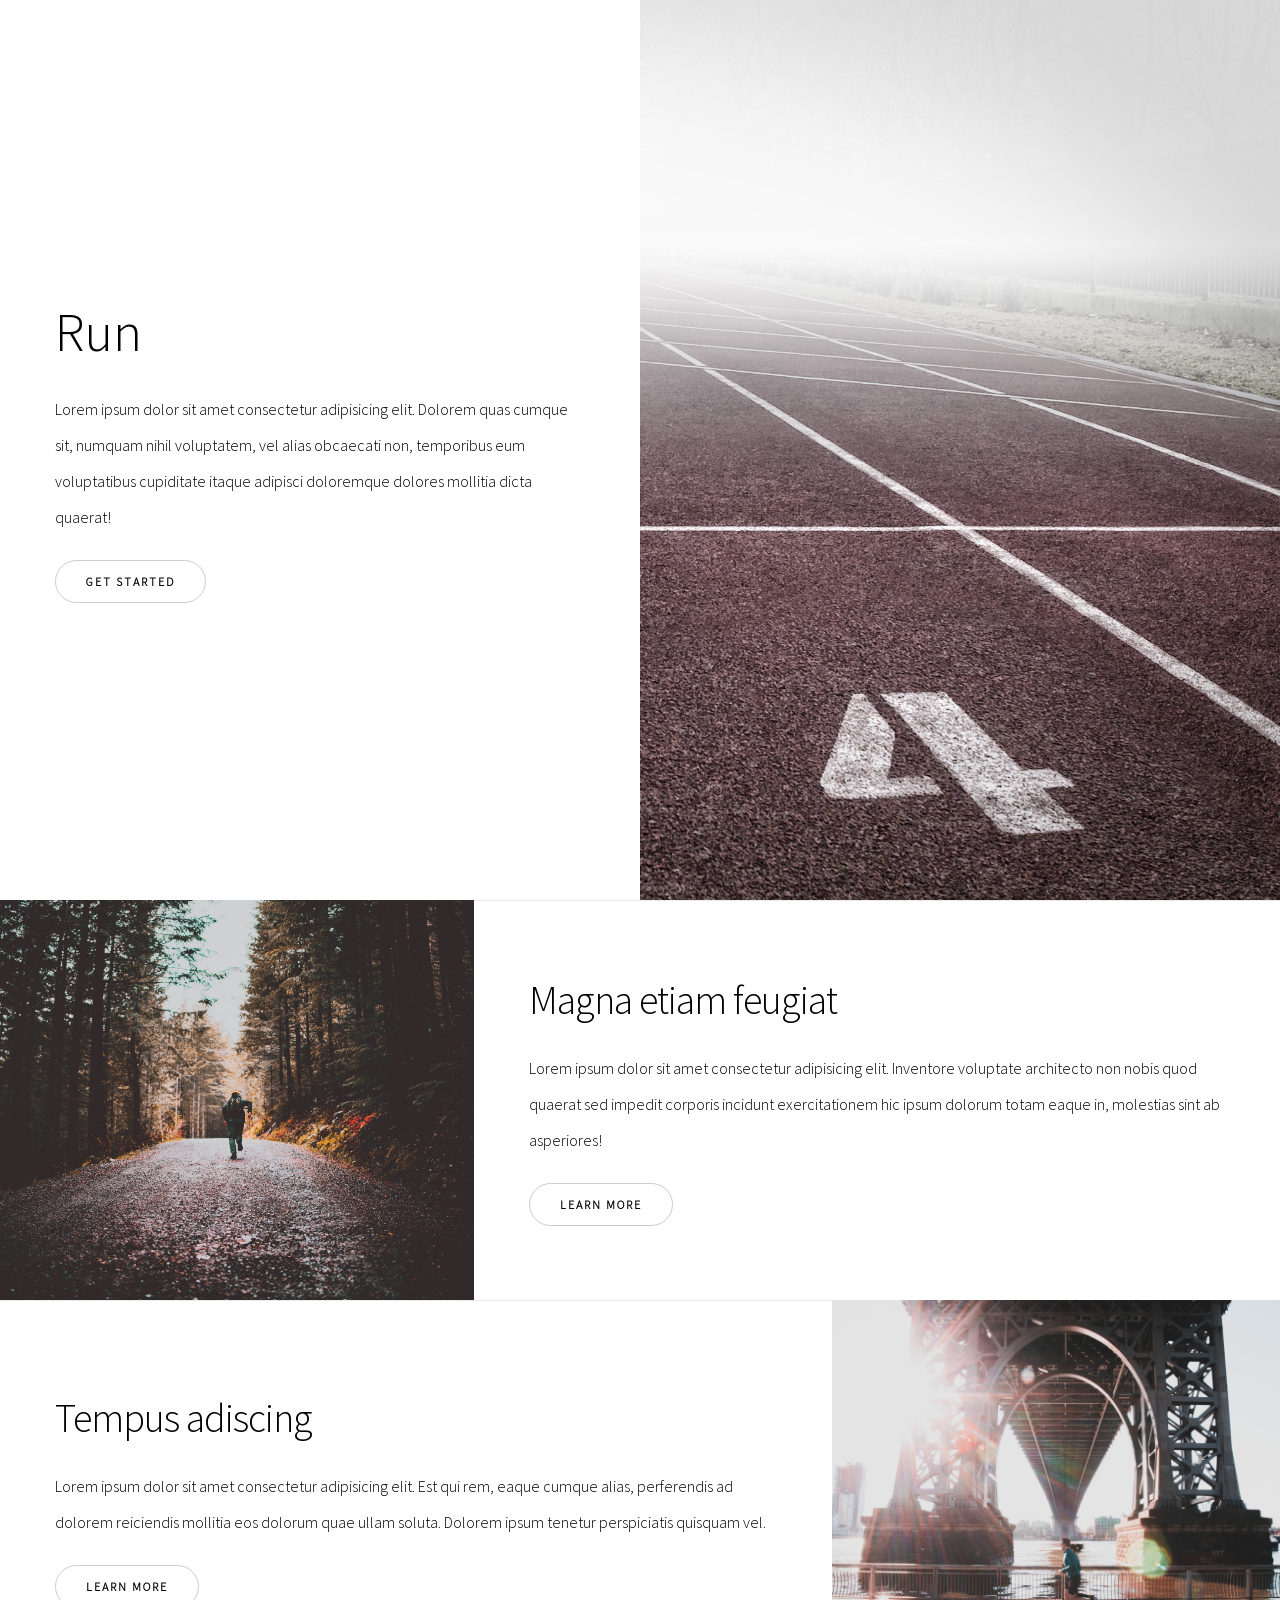
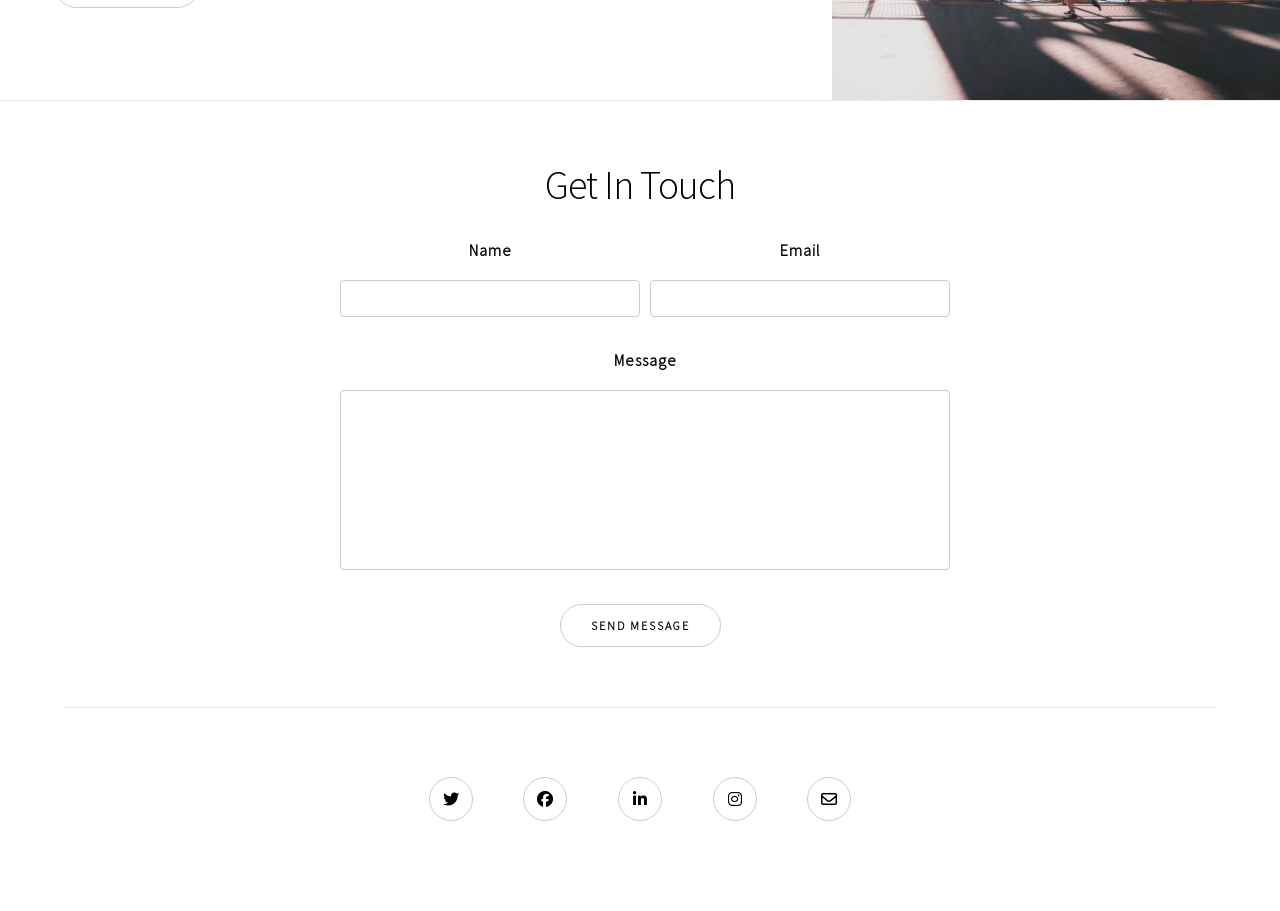
<file: index.html>
<!DOCTYPE html>
<html lang="fr">
  <head>
    <meta charset="UTF-8" />
    <meta http-equiv="X-UA-Compatible" content="IE=edge" />
    <meta name="viewport" content="width=device-width, initial-scale=1.0" />
    <title>Run</title>

    <link
      rel="stylesheet"
      href="https://cdnjs.cloudflare.com/ajax/libs/font-awesome/6.3.0/css/all.min.css"
    />
    <link rel="stylesheet" href="./assets/style/style.css" />
  </head>
  <body>
    <header>
      <div class="container">
        <div>
          <h1>Run</h1>
          <p>
            Lorem ipsum dolor sit amet consectetur adipisicing elit. Dolorem
            quas cumque sit, numquam nihil voluptatem, vel alias obcaecati non,
            temporibus eum voluptatibus cupiditate itaque adipisci doloremque
            dolores mollitia dicta quaerat!
          </p>
          <a href="#" class="button">Get started</a>
        </div>
      </div>
      <div class="img-banner"></div>
    </header>
    <section class="section-1">
      <div class="img"></div>
      <div class="container">
        <div>
          <h2>Magna etiam feugiat</h2>
          <p>
            Lorem ipsum dolor sit amet consectetur adipisicing elit. Inventore
            voluptate architecto non nobis quod quaerat sed impedit corporis
            incidunt exercitationem hic ipsum dolorum totam eaque in, molestias
            sint ab asperiores!
          </p>
          <a href="#" class="button">Learn More</a>
        </div>
      </div>
    </section>
    <section class="section-2">
      <div class="container">
        <div>
          <h2>Tempus adiscing</h2>
          <p>
            Lorem ipsum dolor sit amet consectetur adipisicing elit. Est qui
            rem, eaque cumque alias, perferendis ad dolorem reiciendis mollitia
            eos dolorum quae ullam soluta. Dolorem ipsum tenetur perspiciatis
            quisquam vel.
          </p>
          <a href="#" class="button">Learn More</a>
        </div>
      </div>
      <div class="img"></div>
    </section>

    <section class="contact">
      <h2>Get In Touch</h2>
      <form action="#">
        <div class="form-grid">
          <div>
            <label for="name">Name</label>
            <input type="text" id="name" />
          </div>
          <div>
            <label for="email">Email</label>
            <input type="text" id="email" />
          </div>
          <div class="textarea">
            <label for="message">Message</label>
            <textarea id="message"></textarea>
          </div>
        </div>
        <input type="submit" class="button" value="Send Message" />
      </form>
    </section>

    <footer>
      <ul>
        <li>
          <a href="#">
            <i class="fab fa-twitter"></i>
          </a>
        </li>
        <li>
          <a href="#">
            <i class="fab fa-facebook"></i>
          </a>
        </li>
        <li>
          <a href="#">
            <i class="fab fa-linkedin-in"></i>
          </a>
        </li>
        <li>
          <a href="#">
            <i class="fab fa-instagram"></i>
          </a>
        </li>
        <li>
          <a href="#">
            <i class="far fa-envelope"></i>
          </a>
        </li>
      </ul>
    </footer>
  </body>
</html>
</file>
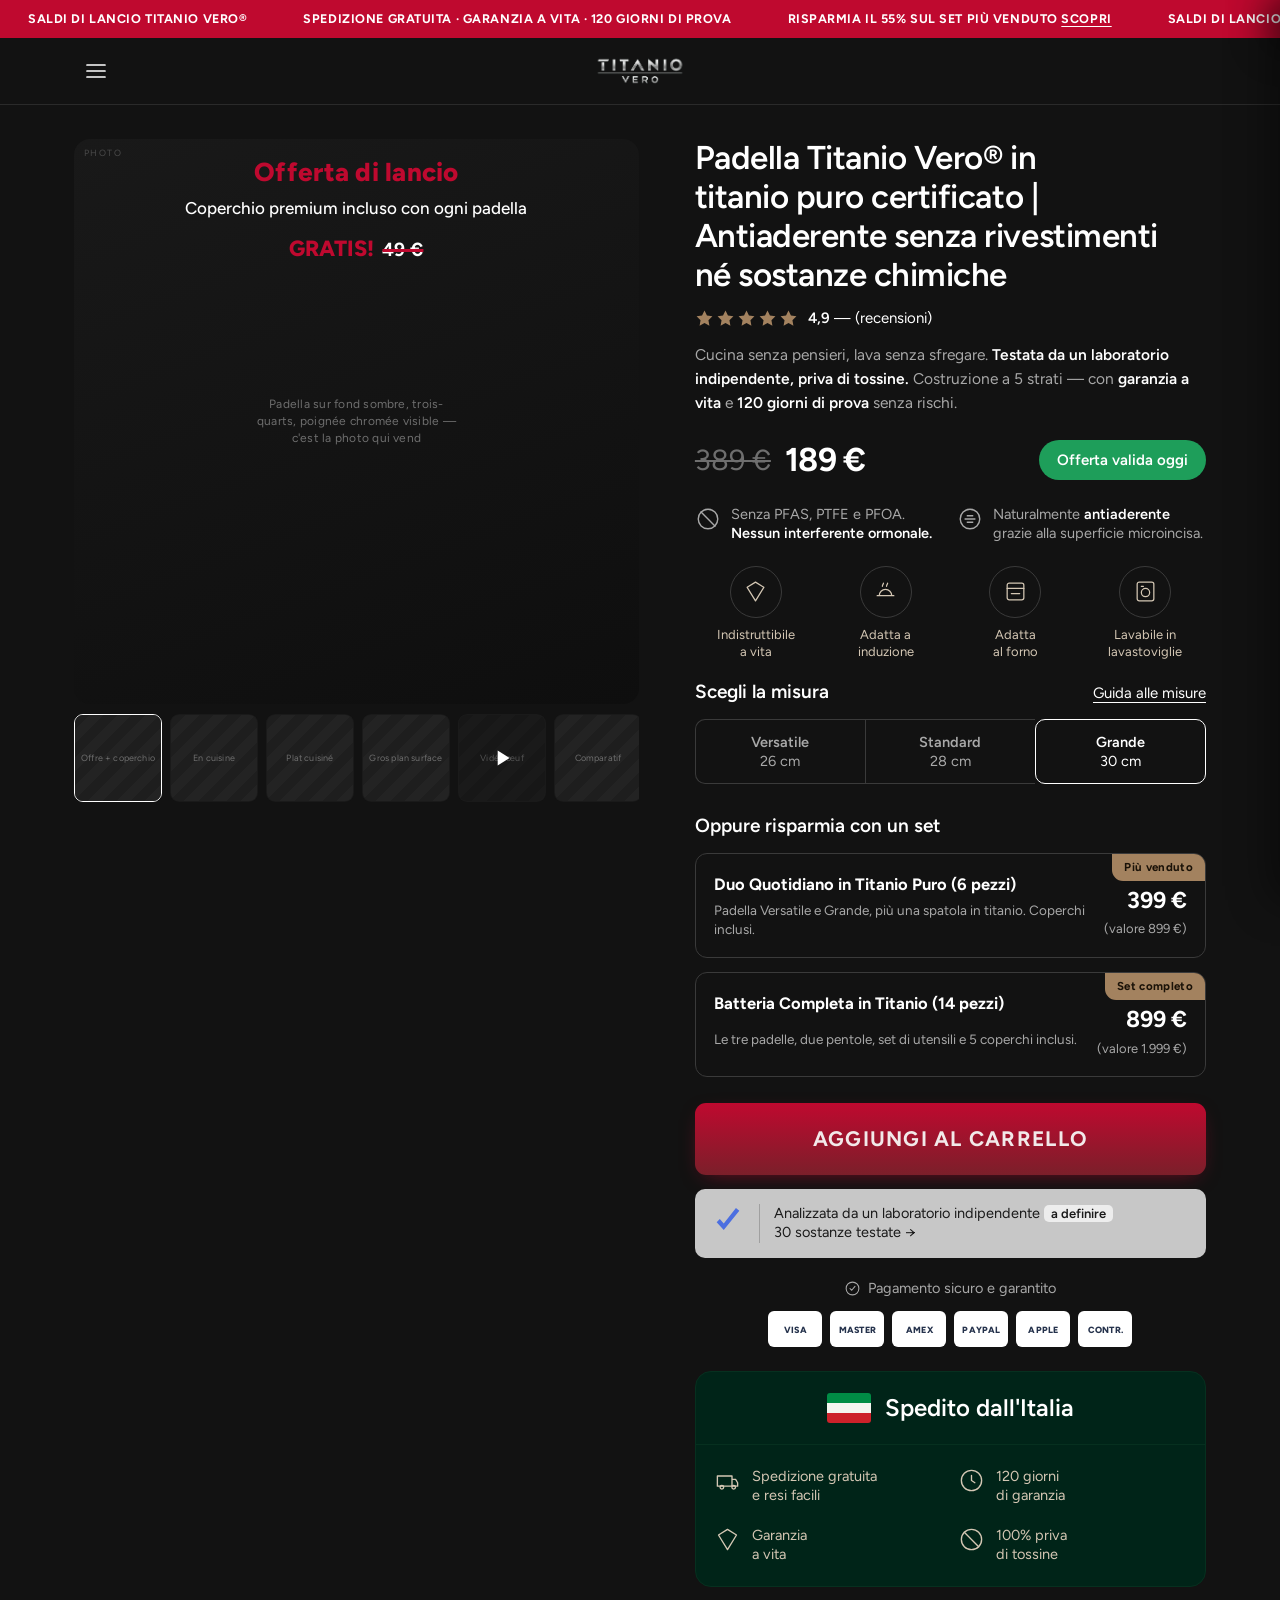
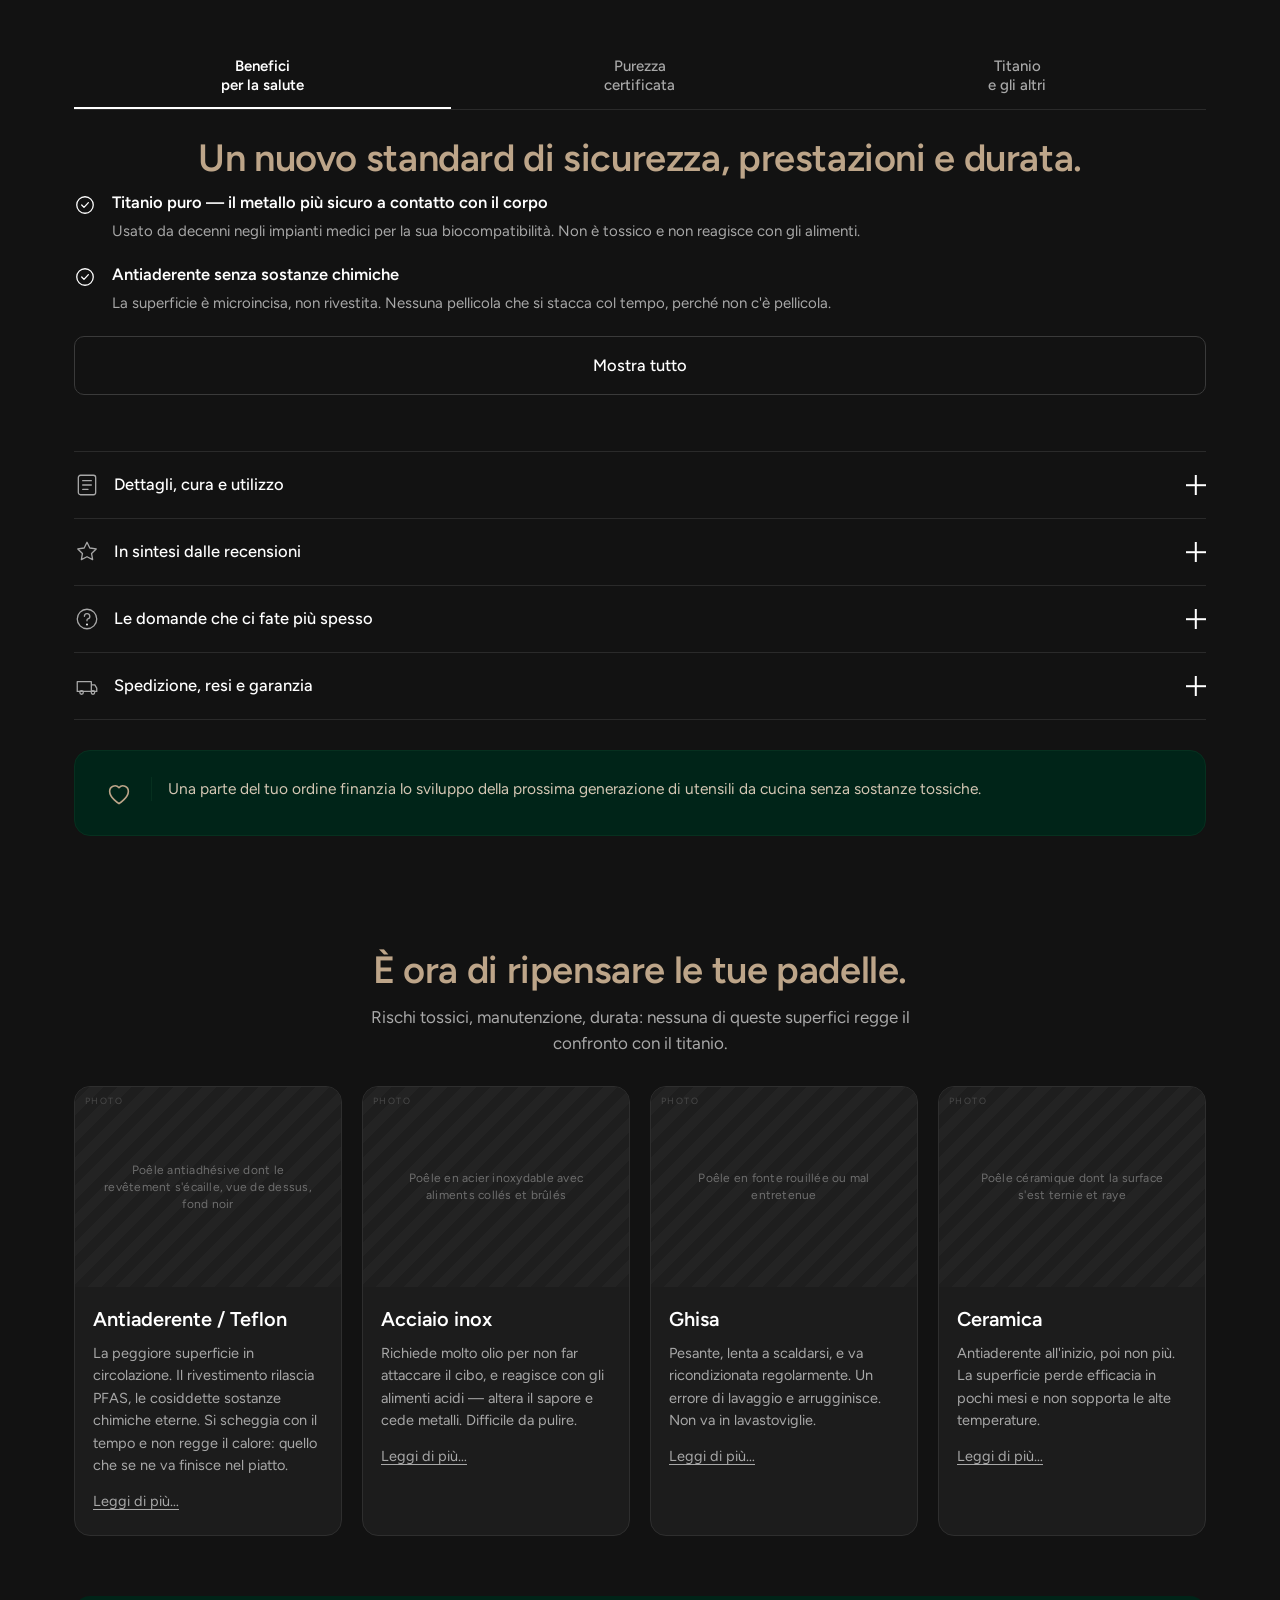
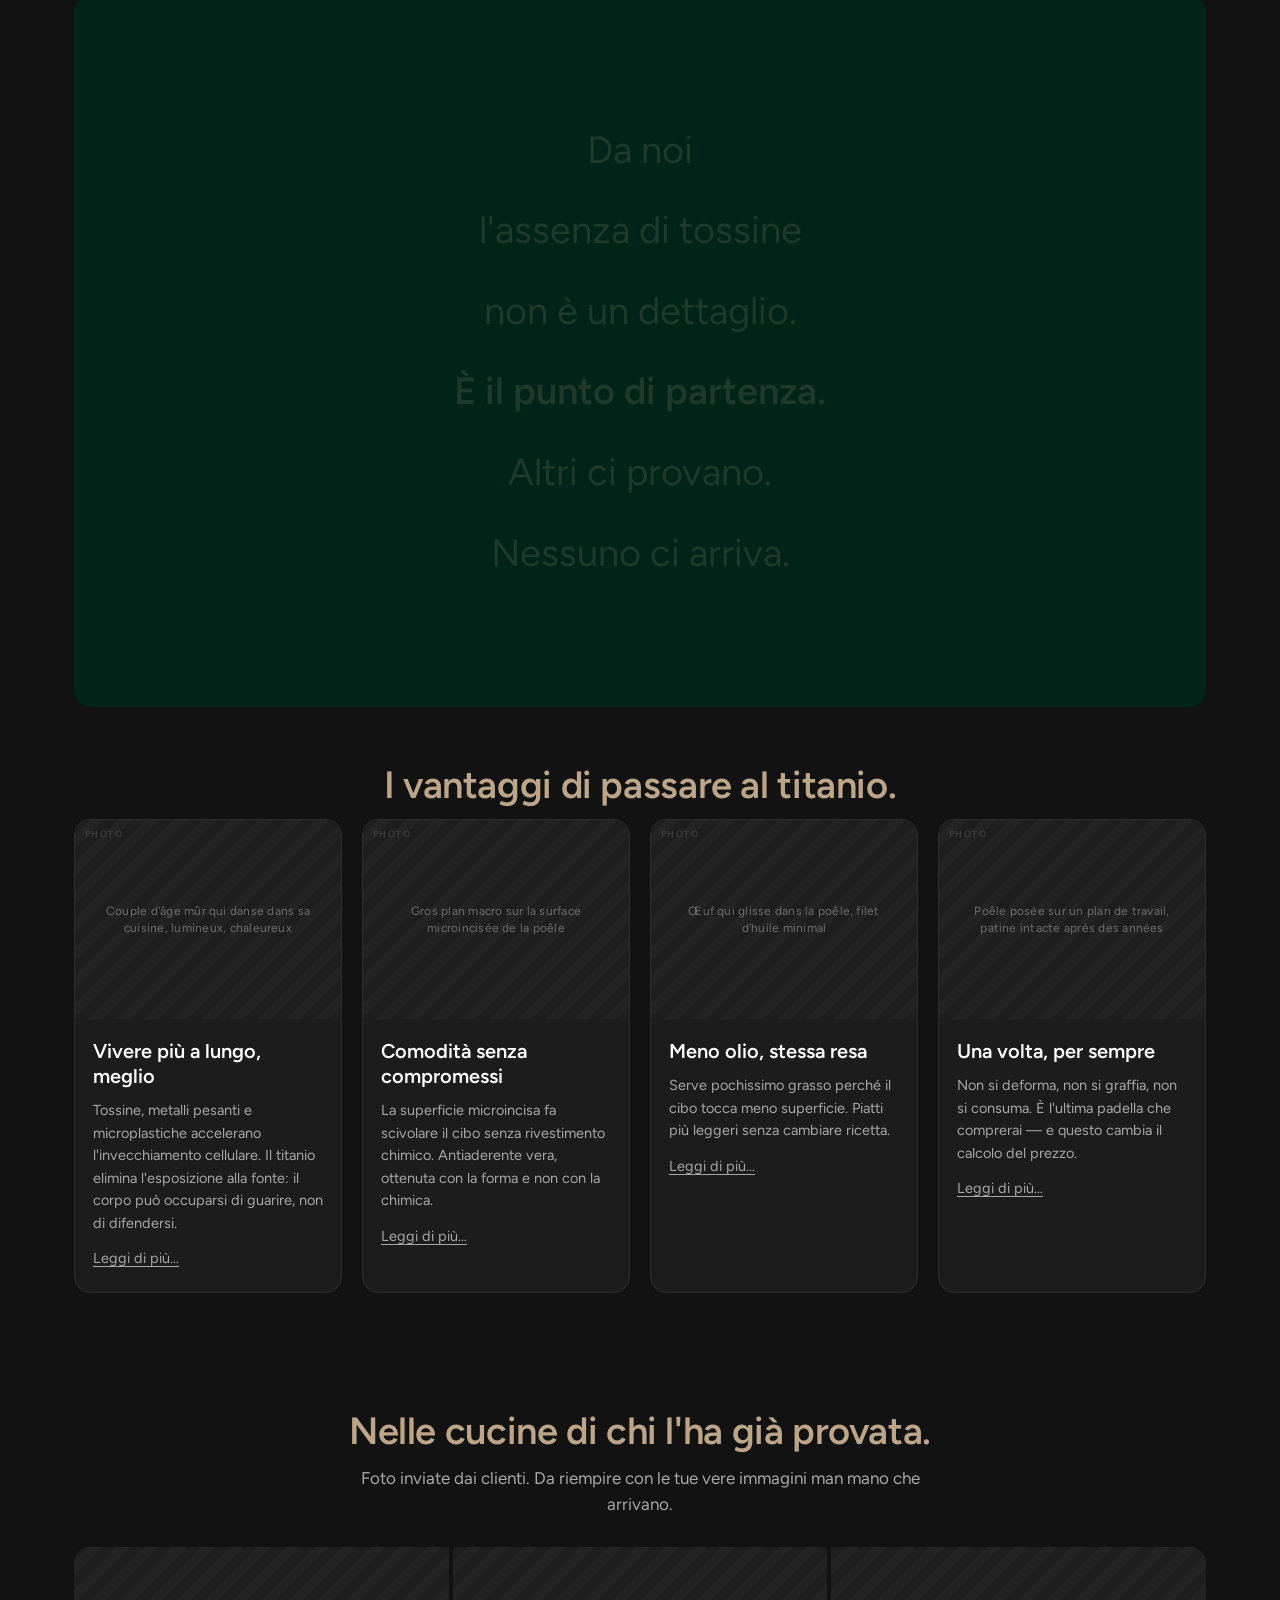
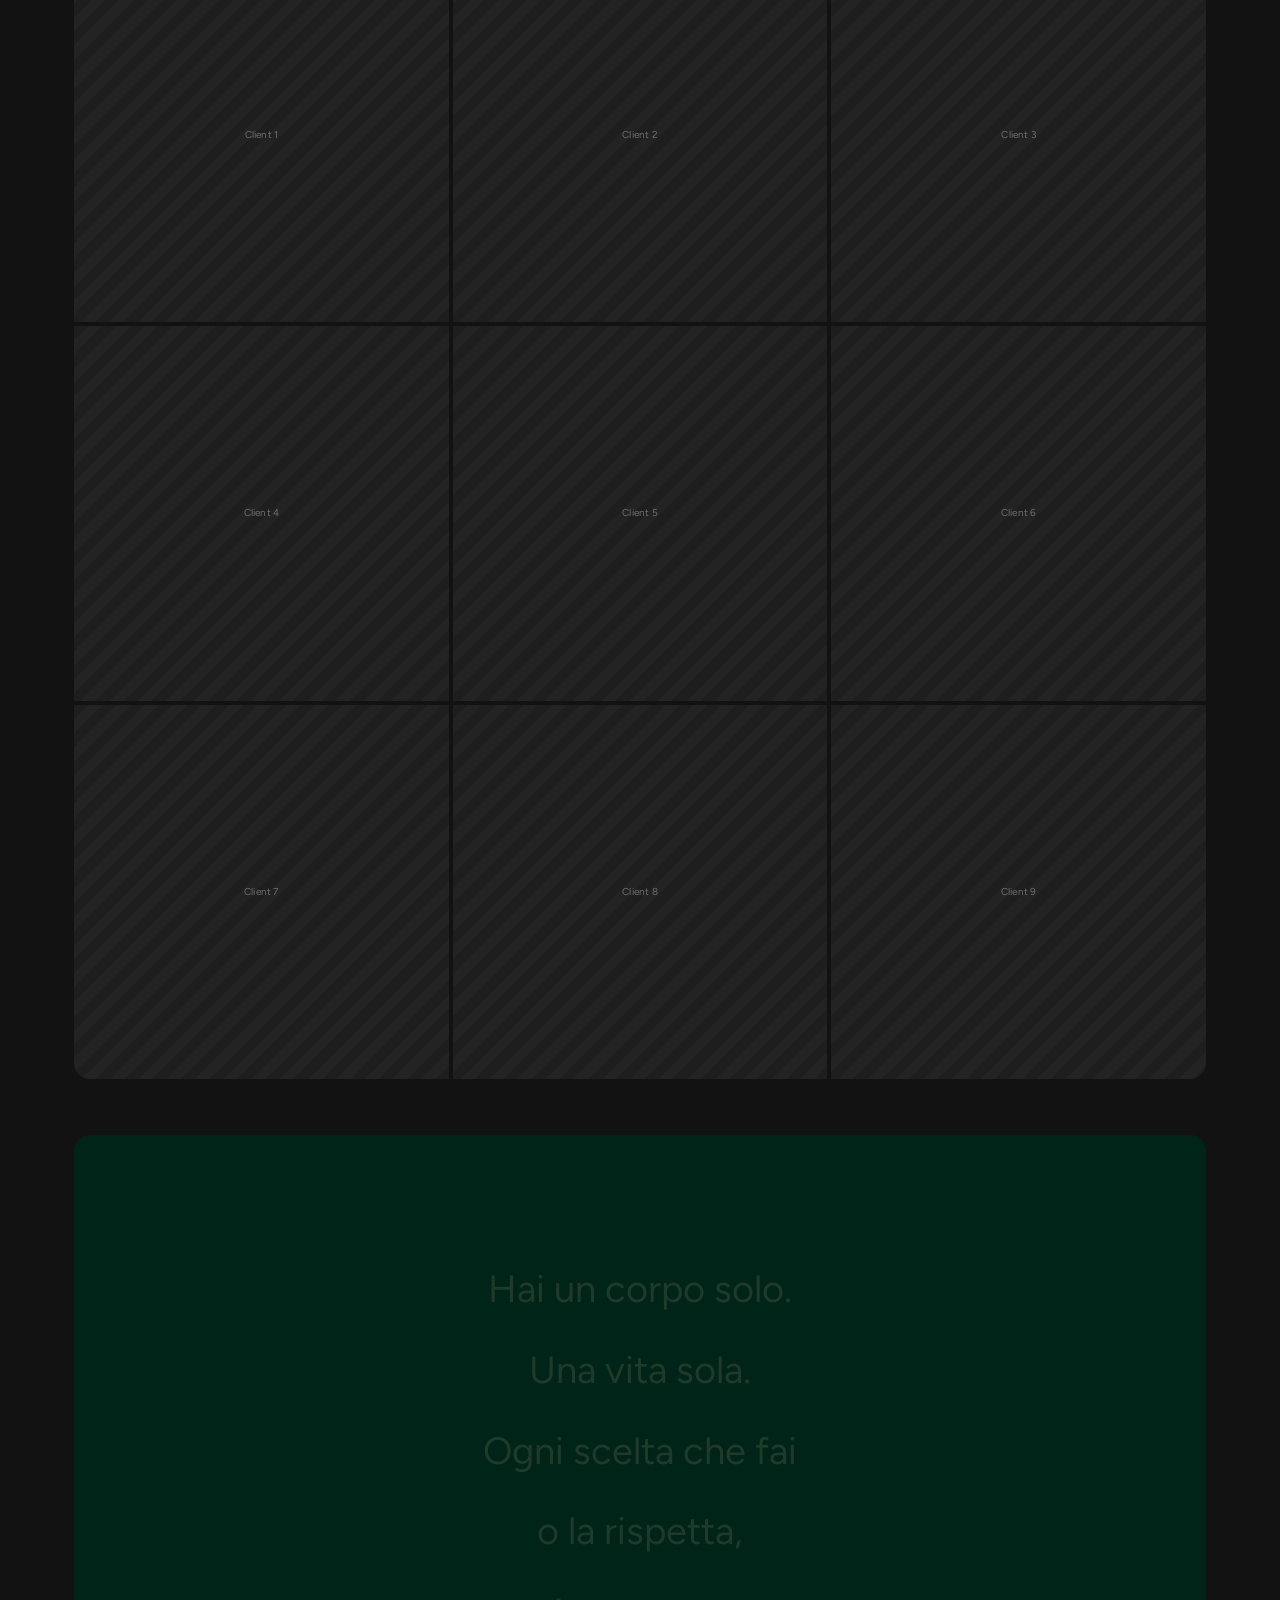
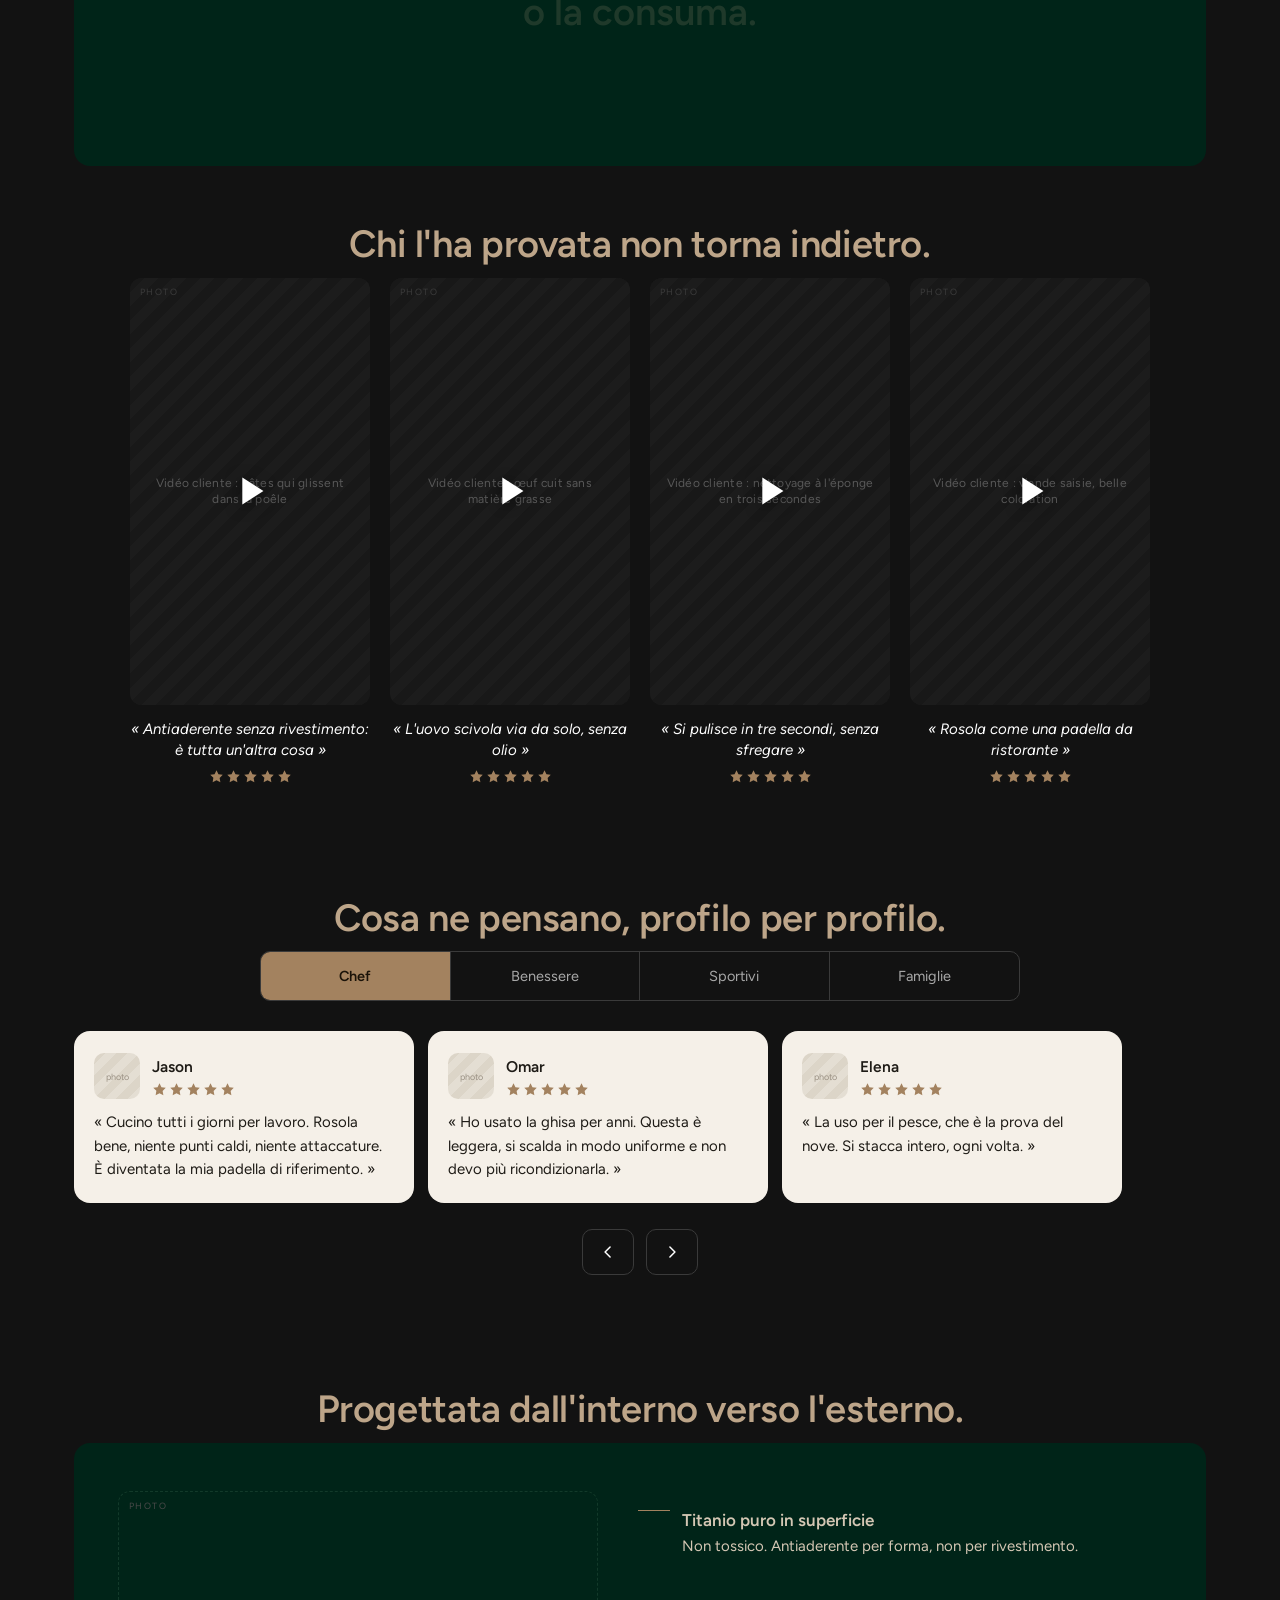
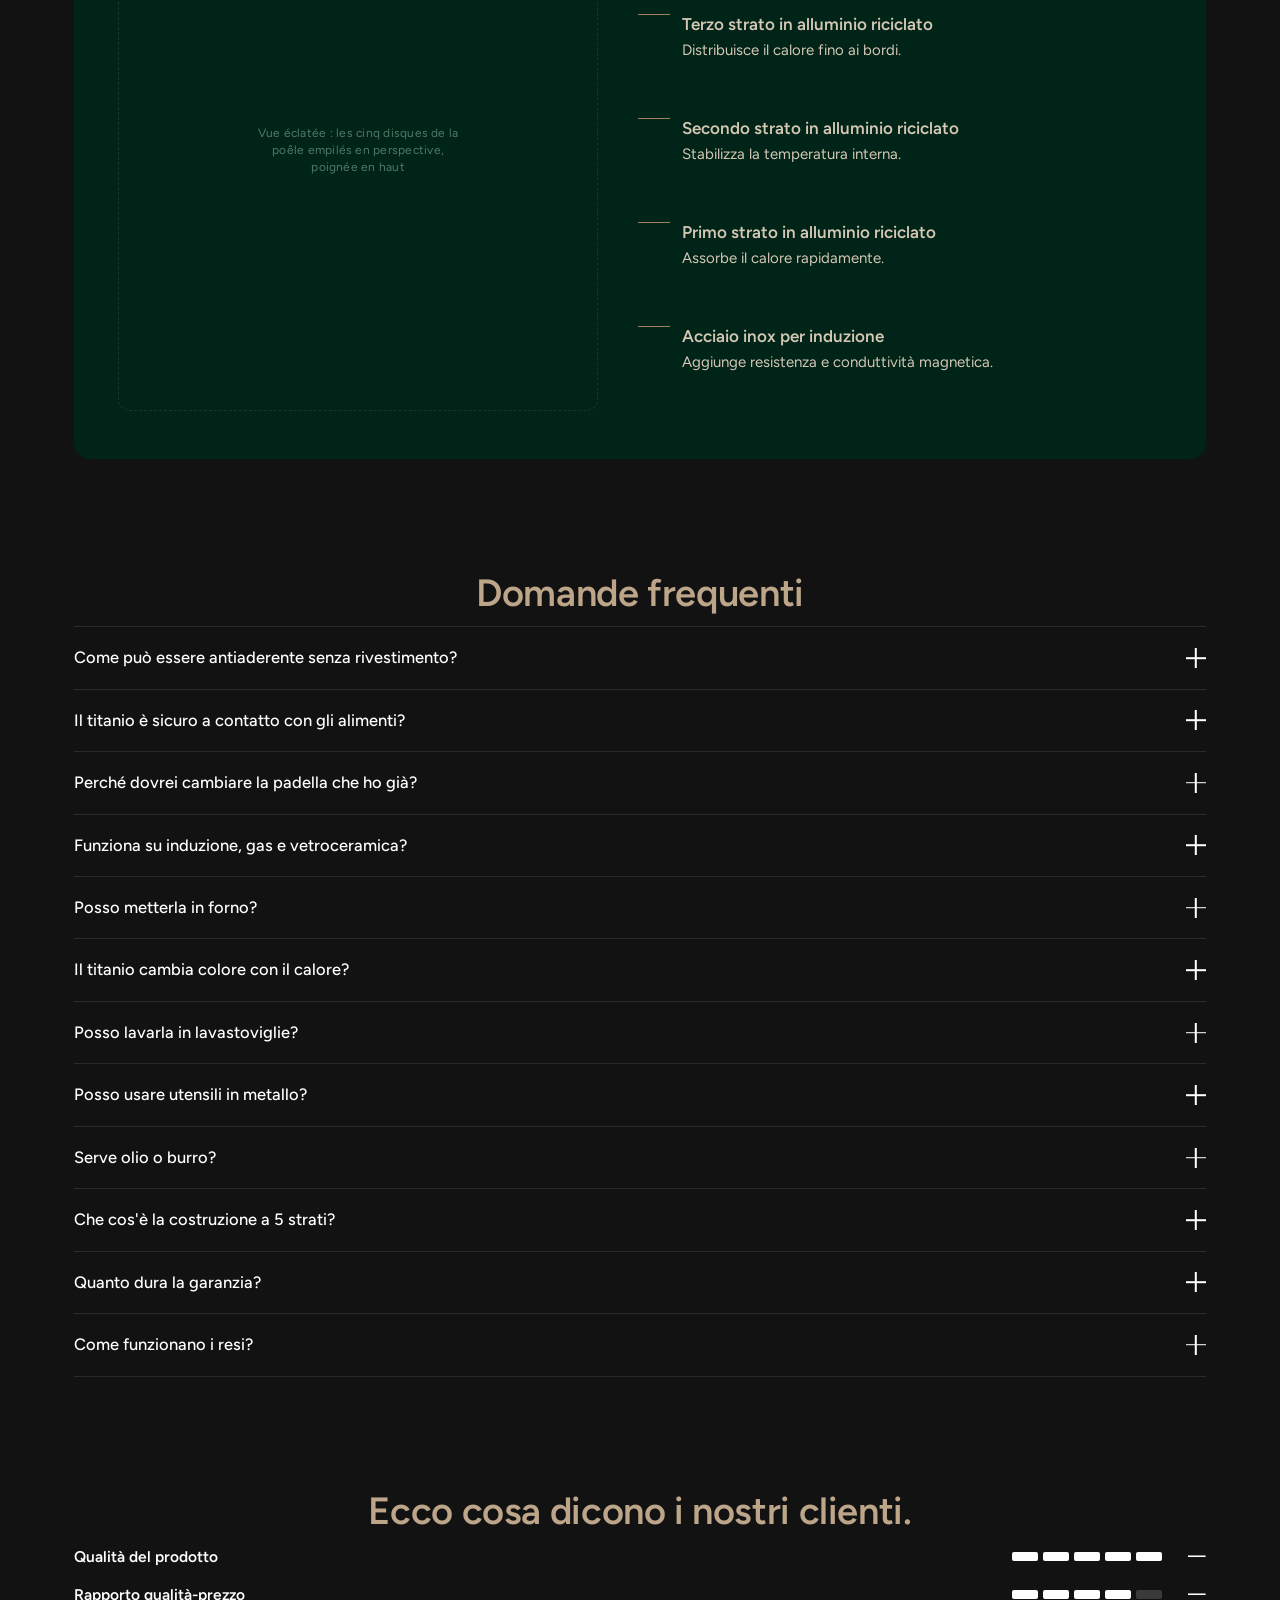
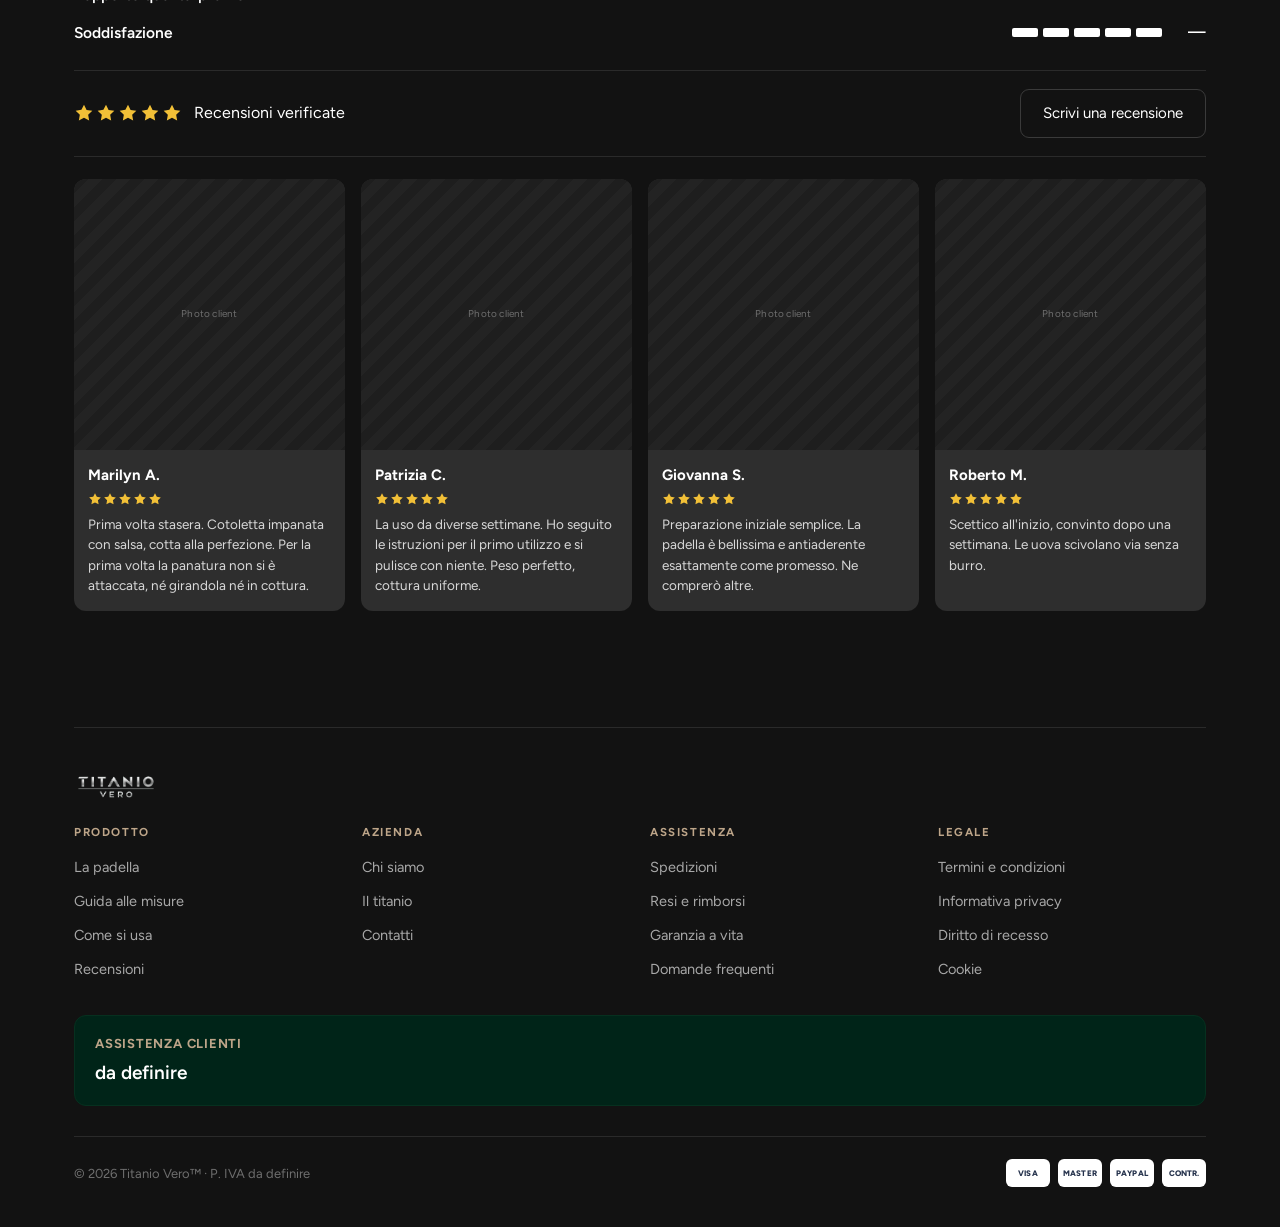
<file: preview/index.html>
<!doctype html>
<html lang="it">
<head>
<meta charset="utf-8">
<meta name="viewport" content="width=device-width, initial-scale=1">
<title>Titanio Vero — Padella in Titanio Puro</title>
<link rel="preconnect" href="https://fonts.googleapis.com">
<link rel="preconnect" href="https://fonts.gstatic.com" crossorigin>
<link rel="stylesheet" href="https://fonts.googleapis.com/css2?family=Figtree:wght@400;500;600;700;800&display=swap">
<link rel="stylesheet" href="assets/style.css">
</head>
<body>

<!-- 1 ─────────────────────────────────────────── bandeau d'annonce -->
<div class="annuncio">
  <div class="annuncio__piste">
    <div class="annuncio__voce">Saldi di lancio Titanio Vero®</div>
    <div class="annuncio__voce">Spedizione gratuita · Garanzia a vita · 120 giorni di prova</div>
    <div class="annuncio__voce">Risparmia il 55% sul set più venduto <a href="#">Scopri</a></div>
    <div class="annuncio__voce" aria-hidden="true">Saldi di lancio Titanio Vero®</div>
    <div class="annuncio__voce" aria-hidden="true">Spedizione gratuita · Garanzia a vita · 120 giorni di prova</div>
    <div class="annuncio__voce" aria-hidden="true">Risparmia il 55% sul set più venduto <a href="#">Scopri</a></div>
  </div>
</div>

<!-- 2 ─────────────────────────────────────────── en-tête -->
<header class="testa">
  <div class="wrap testa__in">
    <button class="icona" aria-label="Menu">
      <svg viewBox="0 0 24 24"><path d="M3 6h18M3 12h18M3 18h18" stroke-linecap="round"/></svg>
    </button>
    <a class="testa__logo" href="#" aria-label="Titanio Vero"><img src="assets/logo.png" alt="Titanio Vero"></a>
    <button class="icona carrello" id="apriCarrello" aria-label="Carrello">
      <svg viewBox="0 0 24 24"><path d="M4 7h16l-1.4 11.2a2 2 0 0 1-2 1.8H7.4a2 2 0 0 1-2-1.8L4 7Z" stroke-linejoin="round"/><path d="M9 7V5.5a3 3 0 0 1 6 0V7" stroke-linecap="round"/></svg>
      <span class="carrello__conteggio">0</span>
    </button>
  </div>
</header>

<main>
<div class="wrap">

  <div class="prodotto">
  <!-- 3 ───────────────────────────────────────── galerie -->
  <section class="galleria">
    <div class="galleria__scena">
      <div class="ph"><span>Padella sur fond sombre, trois-quarts, poignée chromée visible — c'est la photo qui vend</span></div>
      <div class="promo">
        <p class="promo__titolo">Offerta di lancio</p>
        <p class="promo__sotto">Coperchio premium incluso con ogni padella</p>
        <p class="promo__prezzo">
          <span class="promo__gratis">GRATIS!</span>
          <span class="promo__barrato">49&nbsp;€</span>
        </p>
      </div>
    </div>

    <div class="miniature">
      <button class="miniature__voce" aria-current="true"><div class="ph"><span>Offre + coperchio</span></div></button>
      <button class="miniature__voce"><div class="ph"><span>En cuisine</span></div></button>
      <button class="miniature__voce"><div class="ph"><span>Plat cuisiné</span></div></button>
      <button class="miniature__voce"><div class="ph"><span>Gros plan surface</span></div></button>
      <button class="miniature__voce">
        <div class="ph"><span>Vidéo œuf</span></div>
        <span class="miniature__play"><svg viewBox="0 0 24 24"><path d="M8 5v14l11-7z"/></svg></span>
      </button>
      <button class="miniature__voce"><div class="ph"><span>Comparatif</span></div></button>
    </div>
  </section>

  <!-- 4 ───────────────────────────────────────── bloc d'achat -->
  <section class="acquisto">

    <h1 class="titolo">Padella Titanio&nbsp;Vero® in titanio puro certificato | Antiaderente senza rivestimenti né sostanze chimiche</h1>

    <div class="voto">
      <span class="voto__stelle" aria-hidden="true">
        <svg viewBox="0 0 24 24"><path d="m12 2 3.1 6.3 6.9 1-5 4.9 1.2 6.9L12 17.8 5.8 21l1.2-6.9-5-4.9 6.9-1L12 2Z"/></svg>
        <svg viewBox="0 0 24 24"><path d="m12 2 3.1 6.3 6.9 1-5 4.9 1.2 6.9L12 17.8 5.8 21l1.2-6.9-5-4.9 6.9-1L12 2Z"/></svg>
        <svg viewBox="0 0 24 24"><path d="m12 2 3.1 6.3 6.9 1-5 4.9 1.2 6.9L12 17.8 5.8 21l1.2-6.9-5-4.9 6.9-1L12 2Z"/></svg>
        <svg viewBox="0 0 24 24"><path d="m12 2 3.1 6.3 6.9 1-5 4.9 1.2 6.9L12 17.8 5.8 21l1.2-6.9-5-4.9 6.9-1L12 2Z"/></svg>
        <svg viewBox="0 0 24 24"><path d="m12 2 3.1 6.3 6.9 1-5 4.9 1.2 6.9L12 17.8 5.8 21l1.2-6.9-5-4.9 6.9-1L12 2Z"/></svg>
      </span>
      <span class="voto__testo"><b>4,9</b> — (recensioni)</span>
    </div>

    <p class="sommario">
      Cucina senza pensieri, lava senza sfregare. <b>Testata da un laboratorio indipendente, priva di tossine.</b>
      Costruzione a 5 strati — con <b>garanzia a vita</b> e <b>120 giorni di prova</b> senza rischi.
    </p>

    <div class="prezzo">
      <span class="prezzo__barrato">389&nbsp;€</span>
      <span class="prezzo__ora">189&nbsp;€</span>
      <span class="prezzo__pillola">Offerta valida oggi</span>
    </div>

    <div class="argomenti">
      <div class="argomento">
        <svg viewBox="0 0 24 24"><circle cx="12" cy="12" r="9"/><path d="m5.6 5.6 12.8 12.8" stroke-linecap="round"/></svg>
        <p>Senza PFAS, PTFE e PFOA.<br><b>Nessun interferente ormonale.</b></p>
      </div>
      <div class="argomento">
        <svg viewBox="0 0 24 24"><circle cx="12" cy="12" r="9"/><path d="M7 12h10M9 9h6M9 15h6"/></svg>
        <p>Naturalmente <b>antiaderente</b><br>grazie alla superficie microincisa.</p>
      </div>
    </div>

    <div class="pastiglie">
      <div class="pastiglia">
        <span class="pastiglia__cerchio"><svg viewBox="0 0 24 24"><path d="m12 3 8 5-8 13-8-13 8-5Z" stroke-linejoin="round"/></svg></span>
        <span>Indistruttibile<br>a vita</span>
      </div>
      <div class="pastiglia">
        <span class="pastiglia__cerchio"><svg viewBox="0 0 24 24"><path d="M4 16h16M6 16a6 6 0 0 1 12 0" stroke-linecap="round"/><path d="M9 7c0-1.5 1-2 1-3M13 7c0-1.5 1-2 1-3" stroke-linecap="round"/></svg></span>
        <span>Adatta a<br>induzione</span>
      </div>
      <div class="pastiglia">
        <span class="pastiglia__cerchio"><svg viewBox="0 0 24 24"><rect x="4" y="4" width="16" height="16" rx="2"/><path d="M4 9h16M8 14h8" stroke-linecap="round"/></svg></span>
        <span>Adatta<br>al forno</span>
      </div>
      <div class="pastiglia">
        <span class="pastiglia__cerchio"><svg viewBox="0 0 24 24"><rect x="4" y="3" width="16" height="18" rx="2"/><circle cx="12" cy="13" r="4"/><path d="M8 7h2" stroke-linecap="round"/></svg></span>
        <span>Lavabile in<br>lavastoviglie</span>
      </div>
    </div>
    <div class="barra-scorrimento"><i></i></div>

    <div class="riga-etichetta">
      <h2>Scegli la misura</h2>
      <a href="#">Guida alle misure</a>
    </div>
    <div class="taglie" role="group" aria-label="Misura">
      <button class="taglia" aria-pressed="false"><b>Versatile</b>26 cm</button>
      <button class="taglia" aria-pressed="false"><b>Standard</b>28 cm</button>
      <button class="taglia" aria-pressed="true"><b>Grande</b>30 cm</button>
    </div>

    <div class="riga-etichetta"><h2>Oppure risparmia con un set</h2></div>
    <div class="offerte">
      <button class="offerta" aria-pressed="false">
        <span class="offerta__badge">Più venduto</span>
        <p class="offerta__nome">Duo Quotidiano in Titanio Puro (6 pezzi)</p>
        <p class="offerta__dettaglio">Padella Versatile e Grande, più una spatola in titanio. Coperchi inclusi.</p>
        <span class="offerta__prezzi">
          <span class="offerta__prezzo">399&nbsp;€</span>
          <span class="offerta__valore">(valore 899&nbsp;€)</span>
        </span>
      </button>
      <button class="offerta" aria-pressed="false">
        <span class="offerta__badge">Set completo</span>
        <p class="offerta__nome">Batteria Completa in Titanio (14 pezzi)</p>
        <p class="offerta__dettaglio">Le tre padelle, due pentole, set di utensili e 5 coperchi inclusi.</p>
        <span class="offerta__prezzi">
          <span class="offerta__prezzo">899&nbsp;€</span>
          <span class="offerta__valore">(valore 1.999&nbsp;€)</span>
        </span>
      </button>
    </div>

    <button class="acquista">Aggiungi al carrello</button>

    <div class="laboratorio">
      <span class="laboratorio__spunta"><svg viewBox="0 0 24 24"><path d="M4 13.5 9 19 20 5.5l-2.4-1.9L9 14.4 6.2 11.3 4 13.5Z"/></svg></span>
      <span class="laboratorio__testo">
        Analizzata da un laboratorio indipendente <span class="laboratorio__data">a definire</span><br>
        30 sostanze testate →
      </span>
    </div>

    <div class="pagamenti">
      <p class="pagamenti__titolo">
        <svg viewBox="0 0 24 24"><circle cx="12" cy="12" r="9"/><path d="m8.5 12 2.4 2.5L15.5 9" stroke-linecap="round" stroke-linejoin="round"/></svg>
        Pagamento sicuro e garantito
      </p>
      <div class="pagamenti__loghi">
        <div>VISA</div><div>MASTER</div><div>AMEX</div>
        <div>PAYPAL</div><div>APPLE</div><div>CONTR.</div>
      </div>
    </div>

    <!-- 5 ─────────────────────────────────────── garanties -->
    <div class="garanzie">
      <div class="garanzie__testa">
        <span class="garanzie__bandiera" aria-hidden="true"><i></i><i></i><i></i></span>
        <h2>Spedito dall'Italia</h2>
      </div>
      <div class="garanzie__griglia">
        <div class="garanzia">
          <svg viewBox="0 0 24 24"><path d="M3 8h13v9H3zM16 11h3.2l1.8 3v3h-5" stroke-linejoin="round"/><circle cx="7" cy="18" r="1.6"/><circle cx="17.5" cy="18" r="1.6"/></svg>
          <span>Spedizione gratuita<br>e resi facili</span>
        </div>
        <div class="garanzia">
          <svg viewBox="0 0 24 24"><circle cx="12" cy="12" r="9"/><path d="M12 7.5V12l3 2" stroke-linecap="round"/></svg>
          <span>120 giorni<br>di garanzia</span>
        </div>
        <div class="garanzia">
          <svg viewBox="0 0 24 24"><path d="m12 3 8 5-8 13-8-13 8-5Z" stroke-linejoin="round"/></svg>
          <span>Garanzia<br>a vita</span>
        </div>
        <div class="garanzia">
          <svg viewBox="0 0 24 24"><circle cx="12" cy="12" r="9"/><path d="m5.6 5.6 12.8 12.8" stroke-linecap="round"/></svg>
          <span>100% priva<br>di tossine</span>
        </div>
      </div>
    </div>

  </section>
  </div>


  <!-- 7 ───────────────────────────────────────── onglets et arguments -->
  <section class="sezione" id="argomenti">

    <div class="schede" role="tablist">
      <button class="scheda" role="tab" aria-selected="true"  aria-controls="p1">Benefici<br>per la salute</button>
      <button class="scheda" role="tab" aria-selected="false" aria-controls="p2">Purezza<br>certificata</button>
      <button class="scheda" role="tab" aria-selected="false" aria-controls="p3">Titanio<br>e gli altri</button>
    </div>

    <!-- panneau 1 -->
    <div class="pannello" id="p1" role="tabpanel">
      <h2 class="sezione__titolo">Un nuovo standard di sicurezza, prestazioni e durata.</h2>
      <ul class="spunte" id="elenco">
        <li>
          <svg viewBox="0 0 24 24"><circle cx="12" cy="12" r="9"/><path d="m8.4 12 2.5 2.6L15.7 9.4" stroke-linecap="round" stroke-linejoin="round"/></svg>
          <b>Titanio puro — il metallo più sicuro a contatto con il corpo</b>
          <p>Usato da decenni negli impianti medici per la sua biocompatibilità. Non è tossico e non reagisce con gli alimenti.</p>
        </li>
        <li>
          <svg viewBox="0 0 24 24"><circle cx="12" cy="12" r="9"/><path d="m8.4 12 2.5 2.6L15.7 9.4" stroke-linecap="round" stroke-linejoin="round"/></svg>
          <b>Antiaderente senza sostanze chimiche</b>
          <p>La superficie è microincisa, non rivestita. Nessuna pellicola che si stacca col tempo, perché non c'è pellicola.</p>
        </li>
        <li data-nascosto>
          <svg viewBox="0 0 24 24"><circle cx="12" cy="12" r="9"/><path d="m8.4 12 2.5 2.6L15.7 9.4" stroke-linecap="round" stroke-linejoin="round"/></svg>
          <b>Nessun trasferimento di metalli nel cibo</b>
          <p>Il titanio non rilascia particelle, nemmeno con pomodoro, limone o aceto — dove acciaio e alluminio cedono.</p>
        </li>
        <li data-nascosto>
          <svg viewBox="0 0 24 24"><circle cx="12" cy="12" r="9"/><path d="m8.4 12 2.5 2.6L15.7 9.4" stroke-linecap="round" stroke-linejoin="round"/></svg>
          <b>Resiste agli utensili in metallo, al forno e alla lavastoviglie</b>
          <p>Nessuna precauzione particolare. È la padella che sopravvive all'uso quotidiano di una famiglia.</p>
        </li>
      </ul>
      <button class="mostra-altro" id="mostraAltro" aria-expanded="false" aria-controls="elenco">Mostra tutto</button>
    </div>

    <!-- panneau 2 -->
    <div class="pannello" id="p2" role="tabpanel" hidden>
      <h2 class="sezione__titolo">Verificata, non solo dichiarata.</h2>
      <div class="ph" style="aspect-ratio:16/10;margin-bottom:22px">
        <span>Rapport de laboratoire ou certificat, photographié à plat</span>
      </div>
      <ul class="spunte">
        <li>
          <svg viewBox="0 0 24 24"><circle cx="12" cy="12" r="9"/><path d="m8.4 12 2.5 2.6L15.7 9.4" stroke-linecap="round" stroke-linejoin="round"/></svg>
          <b>Analisi di laboratorio indipendente</b>
          <p>Da completare con il tuo rapporto reale: laboratorio, data, sostanze ricercate. Finché non ce l'hai, questo blocco resta vuoto — nessuna affermazione senza prova.</p>
        </li>
        <li>
          <svg viewBox="0 0 24 24"><circle cx="12" cy="12" r="9"/><path d="m8.4 12 2.5 2.6L15.7 9.4" stroke-linecap="round" stroke-linejoin="round"/></svg>
          <b>Conforme al contatto alimentare</b>
          <p>Regolamento europeo sui materiali destinati a venire a contatto con gli alimenti. Da documentare con il certificato del tuo fornitore.</p>
        </li>
      </ul>
    </div>

    <!-- panneau 3 -->
    <div class="pannello" id="p3" role="tabpanel" hidden>
      <h2 class="sezione__titolo">Il titanio e tutti gli altri.</h2>
      <table class="confronto">
        <thead>
          <tr>
            <th></th>
            <th>Antiaderente</th>
            <th>Acciaio inox</th>
            <th class="noi">Titanio Vero</th>
          </tr>
        </thead>
        <tbody>
          <tr><th>Superficie non tossica</th><td><svg class="no" viewBox="0 0 24 24"><path d="M7 7l10 10M17 7 7 17" stroke-linecap="round"/></svg></td><td><svg class="si" viewBox="0 0 24 24"><path d="m5 12.5 4.5 4.5L19 7" stroke-linecap="round" stroke-linejoin="round"/></svg></td><td class="noi"><svg class="si" viewBox="0 0 24 24"><path d="m5 12.5 4.5 4.5L19 7" stroke-linecap="round" stroke-linejoin="round"/></svg></td></tr>
          <tr><th>Resiste alle alte temperature</th><td><svg class="no" viewBox="0 0 24 24"><path d="M7 7l10 10M17 7 7 17" stroke-linecap="round"/></svg></td><td><svg class="si" viewBox="0 0 24 24"><path d="m5 12.5 4.5 4.5L19 7" stroke-linecap="round" stroke-linejoin="round"/></svg></td><td class="noi"><svg class="si" viewBox="0 0 24 24"><path d="m5 12.5 4.5 4.5L19 7" stroke-linecap="round" stroke-linejoin="round"/></svg></td></tr>
          <tr><th>Facile da pulire</th><td><svg class="si" viewBox="0 0 24 24"><path d="m5 12.5 4.5 4.5L19 7" stroke-linecap="round" stroke-linejoin="round"/></svg></td><td><svg class="no" viewBox="0 0 24 24"><path d="M7 7l10 10M17 7 7 17" stroke-linecap="round"/></svg></td><td class="noi"><svg class="si" viewBox="0 0 24 24"><path d="m5 12.5 4.5 4.5L19 7" stroke-linecap="round" stroke-linejoin="round"/></svg></td></tr>
          <tr><th>Non si deforma</th><td><svg class="no" viewBox="0 0 24 24"><path d="M7 7l10 10M17 7 7 17" stroke-linecap="round"/></svg></td><td><svg class="si" viewBox="0 0 24 24"><path d="m5 12.5 4.5 4.5L19 7" stroke-linecap="round" stroke-linejoin="round"/></svg></td><td class="noi"><svg class="si" viewBox="0 0 24 24"><path d="m5 12.5 4.5 4.5L19 7" stroke-linecap="round" stroke-linejoin="round"/></svg></td></tr>
          <tr><th>Lavabile in lavastoviglie</th><td><svg class="no" viewBox="0 0 24 24"><path d="M7 7l10 10M17 7 7 17" stroke-linecap="round"/></svg></td><td><svg class="si" viewBox="0 0 24 24"><path d="m5 12.5 4.5 4.5L19 7" stroke-linecap="round" stroke-linejoin="round"/></svg></td><td class="noi"><svg class="si" viewBox="0 0 24 24"><path d="m5 12.5 4.5 4.5L19 7" stroke-linecap="round" stroke-linejoin="round"/></svg></td></tr>
          <tr><th>Utensili in metallo</th><td><svg class="no" viewBox="0 0 24 24"><path d="M7 7l10 10M17 7 7 17" stroke-linecap="round"/></svg></td><td><svg class="si" viewBox="0 0 24 24"><path d="m5 12.5 4.5 4.5L19 7" stroke-linecap="round" stroke-linejoin="round"/></svg></td><td class="noi"><svg class="si" viewBox="0 0 24 24"><path d="m5 12.5 4.5 4.5L19 7" stroke-linecap="round" stroke-linejoin="round"/></svg></td></tr>
          <tr><th>Manutenzione minima</th><td><svg class="si" viewBox="0 0 24 24"><path d="m5 12.5 4.5 4.5L19 7" stroke-linecap="round" stroke-linejoin="round"/></svg></td><td><svg class="no" viewBox="0 0 24 24"><path d="M7 7l10 10M17 7 7 17" stroke-linecap="round"/></svg></td><td class="noi"><svg class="si" viewBox="0 0 24 24"><path d="m5 12.5 4.5 4.5L19 7" stroke-linecap="round" stroke-linejoin="round"/></svg></td></tr>
          <tr>
            <th>Quanto dura</th>
            <td><span class="durata">1 anno</span></td>
            <td><span class="durata">5–7 anni</span></td>
            <td class="noi"><span class="durata forte">Per sempre</span></td>
          </tr>
        </tbody>
      </table>
    </div>

  </section>

  <!-- 8 ───────────────────────────────────────── accordéons -->
  <section class="sezione" style="padding-top:0">
    <div class="fisarmonica">
      <details class="piega">
        <summary class="piega__testa">
          <svg class="piega__icona" viewBox="0 0 24 24"><rect x="4" y="3" width="16" height="18" rx="2"/><path d="M8 8h8M8 12h8M8 16h5" stroke-linecap="round"/></svg>
          Dettagli, cura e utilizzo
          <span class="piega__piu" aria-hidden="true"></span>
        </summary>
        <div class="piega__corpo">
          <p>Costruzione a 5 strati, fondo compatibile con tutti i piani cottura, induzione compresa. Manico che resta freddo.</p>
          <p>Al primo utilizzo, lava con acqua calda e sapone. Scalda a fuoco medio: il titanio conduce meglio dell'acciaio, serve meno fiamma di quanto pensi.</p>
        </div>
      </details>
      <details class="piega">
        <summary class="piega__testa">
          <svg class="piega__icona" viewBox="0 0 24 24"><path d="m12 3 2.6 5.3 5.9.9-4.3 4.1 1 5.8-5.2-2.7-5.2 2.7 1-5.8L3.5 9.2l5.9-.9L12 3Z" stroke-linejoin="round"/></svg>
          In sintesi dalle recensioni
          <span class="piega__piu" aria-hidden="true"></span>
        </summary>
        <div class="piega__corpo">
          <p>Da riempire con le tue vere recensioni, una volta raccolte. Questo blocco riassume in tre righe ciò che i clienti ripetono più spesso.</p>
        </div>
      </details>
      <details class="piega">
        <summary class="piega__testa">
          <svg class="piega__icona" viewBox="0 0 24 24"><circle cx="12" cy="12" r="9"/><path d="M9.6 9.5a2.5 2.5 0 1 1 3.2 2.4c-.5.2-.8.6-.8 1.1v.6" stroke-linecap="round"/><circle cx="12" cy="17" r=".9" fill="currentColor" stroke="none"/></svg>
          Le domande che ci fate più spesso
          <span class="piega__piu" aria-hidden="true"></span>
        </summary>
        <div class="piega__corpo">
          <p>« Si attacca davvero meno di una padella antiaderente ? » « Cambia colore con il calore ? » « Regge il forno ? » — le risposte brevi qui, quelle lunghe nella sezione domande più in basso.</p>
        </div>
      </details>
      <details class="piega">
        <summary class="piega__testa">
          <svg class="piega__icona" viewBox="0 0 24 24"><path d="M3 8h13v9H3zM16 11h3.2l1.8 3v3h-5" stroke-linejoin="round"/><circle cx="7" cy="18" r="1.6"/><circle cx="17.5" cy="18" r="1.6"/></svg>
          Spedizione, resi e garanzia
          <span class="piega__piu" aria-hidden="true"></span>
        </summary>
        <div class="piega__corpo">
          <p>Spedizione gratuita in tutta Italia. Consegna in 2–4 giorni lavorativi.</p>
          <p>Diritto di recesso di 14 giorni previsto dalla legge, esteso da noi a 120 giorni. Se la padella non ti convince, la rimandi indietro.</p>
        </div>
      </details>
    </div>

    <div class="impegno">
      <svg viewBox="0 0 24 24"><path d="M12 20s-7-4.4-7-9.2A4 4 0 0 1 12 8a4 4 0 0 1 7 2.8C19 15.6 12 20 12 20Z" stroke-linejoin="round"/></svg>
      <p>Una parte del tuo ordine finanzia lo sviluppo della prossima generazione di utensili da cucina senza sostanze tossiche.</p>
    </div>
  </section>


  <!-- 9 ───────────────────────────────────────── comparatif des revêtements -->
  <section class="sezione">
    <h2 class="sezione__titolo">È ora di ripensare le tue padelle.</h2>
    <p class="sezione__intro">Rischi tossici, manutenzione, durata: nessuna di queste superfici regge il confronto con il titanio.</p>
    <div class="carte">
      <article class="carta">
        <div class="carta__foto"><div class="ph"><span>Poêle antiadhésive dont le revêtement s'écaille, vue de dessus, fond noir</span></div></div>
        <div class="carta__corpo">
          <h3 class="carta__titolo">Antiaderente / Teflon</h3>
          <p class="carta__testo">La peggiore superficie in circolazione. Il rivestimento rilascia PFAS, le cosiddette sostanze chimiche eterne. Si scheggia con il tempo e non regge il calore: quello che se ne va finisce nel piatto.</p>
          <button class="carta__altro">Leggi di più…</button>
        </div>
      </article>
      <article class="carta">
        <div class="carta__foto"><div class="ph"><span>Poêle en acier inoxydable avec aliments collés et brûlés</span></div></div>
        <div class="carta__corpo">
          <h3 class="carta__titolo">Acciaio inox</h3>
          <p class="carta__testo">Richiede molto olio per non far attaccare il cibo, e reagisce con gli alimenti acidi — altera il sapore e cede metalli. Difficile da pulire.</p>
          <button class="carta__altro">Leggi di più…</button>
        </div>
      </article>
      <article class="carta">
        <div class="carta__foto"><div class="ph"><span>Poêle en fonte rouillée ou mal entretenue</span></div></div>
        <div class="carta__corpo">
          <h3 class="carta__titolo">Ghisa</h3>
          <p class="carta__testo">Pesante, lenta a scaldarsi, e va ricondizionata regolarmente. Un errore di lavaggio e arrugginisce. Non va in lavastoviglie.</p>
          <button class="carta__altro">Leggi di più…</button>
        </div>
      </article>
      <article class="carta">
        <div class="carta__foto"><div class="ph"><span>Poêle céramique dont la surface s'est ternie et raye</span></div></div>
        <div class="carta__corpo">
          <h3 class="carta__titolo">Ceramica</h3>
          <p class="carta__testo">Antiaderente all'inizio, poi non più. La superficie perde efficacia in pochi mesi e non sopporta le alte temperature.</p>
          <button class="carta__altro">Leggi di più…</button>
        </div>
      </article>
    </div>
  </section>

  <!-- 10 ──────────────────────────────────────── bloc à révélation -->
  <section class="sezione" style="padding-block:0">
    <div class="rivelazione" id="riv1">
      <p class="rivelazione__riga">Da noi</p>
      <p class="rivelazione__riga">l'assenza di tossine</p>
      <p class="rivelazione__riga">non è un dettaglio.</p>
      <p class="rivelazione__riga forte">È il punto di partenza.</p>
      <p class="rivelazione__riga">Altri ci provano.</p>
      <p class="rivelazione__riga">Nessuno ci arriva.</p>
    </div>
  </section>

  <!-- 11 ──────────────────────────────────────── bénéfices -->
  <section class="sezione">
    <h2 class="sezione__titolo">I vantaggi di passare al titanio.</h2>
    <div class="carte">
      <article class="carta">
        <div class="carta__foto"><div class="ph"><span>Couple d'âge mûr qui danse dans sa cuisine, lumineux, chaleureux</span></div></div>
        <div class="carta__corpo">
          <h3 class="carta__titolo">Vivere più a lungo, meglio</h3>
          <p class="carta__testo">Tossine, metalli pesanti e microplastiche accelerano l'invecchiamento cellulare. Il titanio elimina l'esposizione alla fonte: il corpo può occuparsi di guarire, non di difendersi.</p>
          <button class="carta__altro">Leggi di più…</button>
        </div>
      </article>
      <article class="carta">
        <div class="carta__foto"><div class="ph"><span>Gros plan macro sur la surface microincisée de la poêle</span></div></div>
        <div class="carta__corpo">
          <h3 class="carta__titolo">Comodità senza compromessi</h3>
          <p class="carta__testo">La superficie microincisa fa scivolare il cibo senza rivestimento chimico. Antiaderente vera, ottenuta con la forma e non con la chimica.</p>
          <button class="carta__altro">Leggi di più…</button>
        </div>
      </article>
      <article class="carta">
        <div class="carta__foto"><div class="ph"><span>Œuf qui glisse dans la poêle, filet d'huile minimal</span></div></div>
        <div class="carta__corpo">
          <h3 class="carta__titolo">Meno olio, stessa resa</h3>
          <p class="carta__testo">Serve pochissimo grasso perché il cibo tocca meno superficie. Piatti più leggeri senza cambiare ricetta.</p>
          <button class="carta__altro">Leggi di più…</button>
        </div>
      </article>
      <article class="carta">
        <div class="carta__foto"><div class="ph"><span>Poêle posée sur un plan de travail, patine intacte après des années</span></div></div>
        <div class="carta__corpo">
          <h3 class="carta__titolo">Una volta, per sempre</h3>
          <p class="carta__testo">Non si deforma, non si graffia, non si consuma. È l'ultima padella che comprerai — e questo cambia il calcolo del prezzo.</p>
          <button class="carta__altro">Leggi di più…</button>
        </div>
      </article>
    </div>
  </section>

  <!-- 12 ──────────────────────────────────────── mosaïque clients -->
  <section class="sezione">
    <h2 class="sezione__titolo">Nelle cucine di chi l'ha già provata.</h2>
    <p class="sezione__intro">Foto inviate dai clienti. Da riempire con le tue vere immagini man mano che arrivano.</p>
    <div class="mosaico">
      <div class="ph"><span>Client 1</span></div>
      <div class="ph"><span>Client 2</span></div>
      <div class="ph"><span>Client 3</span></div>
      <div class="ph"><span>Client 4</span></div>
      <div class="ph"><span>Client 5</span></div>
      <div class="ph"><span>Client 6</span></div>
      <div class="ph"><span>Client 7</span></div>
      <div class="ph"><span>Client 8</span></div>
      <div class="ph"><span>Client 9</span></div>
    </div>
  </section>

  <!-- 13 ──────────────────────────────────────── second bloc à révélation -->
  <section class="sezione" style="padding-block:0">
    <div class="rivelazione" id="riv2">
      <p class="rivelazione__riga">Hai un corpo solo.</p>
      <p class="rivelazione__riga">Una vita sola.</p>
      <p class="rivelazione__riga">Ogni scelta che fai</p>
      <p class="rivelazione__riga">o la rispetta,</p>
      <p class="rivelazione__riga forte">o la consuma.</p>
    </div>
  </section>


  <!-- 14 ──────────────────────────────────────── témoignages vidéo -->
  <section class="sezione">
    <h2 class="sezione__titolo">Chi l'ha provata non torna indietro.</h2>
    <div class="video-fila">
      <div class="video-carta">
        <div class="video-carta__schermo">
          <div class="ph"><span>Vidéo cliente : pâtes qui glissent dans la poêle</span></div>
          <span class="video-carta__play"><svg viewBox="0 0 24 24"><path d="M8 5v14l11-7z"/></svg></span>
        </div>
        <p class="video-carta__citazione">« Antiaderente senza rivestimento: è tutta un'altra cosa »</p>
        <span class="video-carta__stelle"><svg viewBox="0 0 24 24"><path d="m12 2 3.1 6.3 6.9 1-5 4.9 1.2 6.9L12 17.8 5.8 21l1.2-6.9-5-4.9 6.9-1L12 2Z"/></svg><svg viewBox="0 0 24 24"><path d="m12 2 3.1 6.3 6.9 1-5 4.9 1.2 6.9L12 17.8 5.8 21l1.2-6.9-5-4.9 6.9-1L12 2Z"/></svg><svg viewBox="0 0 24 24"><path d="m12 2 3.1 6.3 6.9 1-5 4.9 1.2 6.9L12 17.8 5.8 21l1.2-6.9-5-4.9 6.9-1L12 2Z"/></svg><svg viewBox="0 0 24 24"><path d="m12 2 3.1 6.3 6.9 1-5 4.9 1.2 6.9L12 17.8 5.8 21l1.2-6.9-5-4.9 6.9-1L12 2Z"/></svg><svg viewBox="0 0 24 24"><path d="m12 2 3.1 6.3 6.9 1-5 4.9 1.2 6.9L12 17.8 5.8 21l1.2-6.9-5-4.9 6.9-1L12 2Z"/></svg></span>
      </div>
      <div class="video-carta">
        <div class="video-carta__schermo">
          <div class="ph"><span>Vidéo cliente : œuf cuit sans matière grasse</span></div>
          <span class="video-carta__play"><svg viewBox="0 0 24 24"><path d="M8 5v14l11-7z"/></svg></span>
        </div>
        <p class="video-carta__citazione">« L'uovo scivola via da solo, senza olio »</p>
        <span class="video-carta__stelle"><svg viewBox="0 0 24 24"><path d="m12 2 3.1 6.3 6.9 1-5 4.9 1.2 6.9L12 17.8 5.8 21l1.2-6.9-5-4.9 6.9-1L12 2Z"/></svg><svg viewBox="0 0 24 24"><path d="m12 2 3.1 6.3 6.9 1-5 4.9 1.2 6.9L12 17.8 5.8 21l1.2-6.9-5-4.9 6.9-1L12 2Z"/></svg><svg viewBox="0 0 24 24"><path d="m12 2 3.1 6.3 6.9 1-5 4.9 1.2 6.9L12 17.8 5.8 21l1.2-6.9-5-4.9 6.9-1L12 2Z"/></svg><svg viewBox="0 0 24 24"><path d="m12 2 3.1 6.3 6.9 1-5 4.9 1.2 6.9L12 17.8 5.8 21l1.2-6.9-5-4.9 6.9-1L12 2Z"/></svg><svg viewBox="0 0 24 24"><path d="m12 2 3.1 6.3 6.9 1-5 4.9 1.2 6.9L12 17.8 5.8 21l1.2-6.9-5-4.9 6.9-1L12 2Z"/></svg></span>
      </div>
      <div class="video-carta">
        <div class="video-carta__schermo">
          <div class="ph"><span>Vidéo cliente : nettoyage à l'éponge en trois secondes</span></div>
          <span class="video-carta__play"><svg viewBox="0 0 24 24"><path d="M8 5v14l11-7z"/></svg></span>
        </div>
        <p class="video-carta__citazione">« Si pulisce in tre secondi, senza sfregare »</p>
        <span class="video-carta__stelle"><svg viewBox="0 0 24 24"><path d="m12 2 3.1 6.3 6.9 1-5 4.9 1.2 6.9L12 17.8 5.8 21l1.2-6.9-5-4.9 6.9-1L12 2Z"/></svg><svg viewBox="0 0 24 24"><path d="m12 2 3.1 6.3 6.9 1-5 4.9 1.2 6.9L12 17.8 5.8 21l1.2-6.9-5-4.9 6.9-1L12 2Z"/></svg><svg viewBox="0 0 24 24"><path d="m12 2 3.1 6.3 6.9 1-5 4.9 1.2 6.9L12 17.8 5.8 21l1.2-6.9-5-4.9 6.9-1L12 2Z"/></svg><svg viewBox="0 0 24 24"><path d="m12 2 3.1 6.3 6.9 1-5 4.9 1.2 6.9L12 17.8 5.8 21l1.2-6.9-5-4.9 6.9-1L12 2Z"/></svg><svg viewBox="0 0 24 24"><path d="m12 2 3.1 6.3 6.9 1-5 4.9 1.2 6.9L12 17.8 5.8 21l1.2-6.9-5-4.9 6.9-1L12 2Z"/></svg></span>
      </div>
      <div class="video-carta">
        <div class="video-carta__schermo">
          <div class="ph"><span>Vidéo cliente : viande saisie, belle coloration</span></div>
          <span class="video-carta__play"><svg viewBox="0 0 24 24"><path d="M8 5v14l11-7z"/></svg></span>
        </div>
        <p class="video-carta__citazione">« Rosola come una padella da ristorante »</p>
        <span class="video-carta__stelle"><svg viewBox="0 0 24 24"><path d="m12 2 3.1 6.3 6.9 1-5 4.9 1.2 6.9L12 17.8 5.8 21l1.2-6.9-5-4.9 6.9-1L12 2Z"/></svg><svg viewBox="0 0 24 24"><path d="m12 2 3.1 6.3 6.9 1-5 4.9 1.2 6.9L12 17.8 5.8 21l1.2-6.9-5-4.9 6.9-1L12 2Z"/></svg><svg viewBox="0 0 24 24"><path d="m12 2 3.1 6.3 6.9 1-5 4.9 1.2 6.9L12 17.8 5.8 21l1.2-6.9-5-4.9 6.9-1L12 2Z"/></svg><svg viewBox="0 0 24 24"><path d="m12 2 3.1 6.3 6.9 1-5 4.9 1.2 6.9L12 17.8 5.8 21l1.2-6.9-5-4.9 6.9-1L12 2Z"/></svg><svg viewBox="0 0 24 24"><path d="m12 2 3.1 6.3 6.9 1-5 4.9 1.2 6.9L12 17.8 5.8 21l1.2-6.9-5-4.9 6.9-1L12 2Z"/></svg></span>
      </div>
    </div>
  </section>

  <!-- 15 ──────────────────────────────────────── avis par profil -->
  <section class="sezione">
    <h2 class="sezione__titolo">Cosa ne pensano, profilo per profilo.</h2>
    <div class="profili" role="tablist">
      <button class="profilo" role="tab" aria-selected="true" aria-controls="g-chef">Chef</button>
      <button class="profilo" role="tab" aria-selected="false" aria-controls="g-benessere">Benessere</button>
      <button class="profilo" role="tab" aria-selected="false" aria-controls="g-sportivi">Sportivi</button>
      <button class="profilo" role="tab" aria-selected="false" aria-controls="g-famiglie">Famiglie</button>
    </div>
      <div class="testimonianze" id="g-chef">
        <article class="testimonianza">
          <div class="testimonianza__testa">
            <span class="testimonianza__ritratto">photo</span>
            <span>
              <span class="testimonianza__nome">Jason</span>
              <span class="testimonianza__stelle"><svg viewBox="0 0 24 24"><path d="m12 2 3.1 6.3 6.9 1-5 4.9 1.2 6.9L12 17.8 5.8 21l1.2-6.9-5-4.9 6.9-1L12 2Z"/></svg><svg viewBox="0 0 24 24"><path d="m12 2 3.1 6.3 6.9 1-5 4.9 1.2 6.9L12 17.8 5.8 21l1.2-6.9-5-4.9 6.9-1L12 2Z"/></svg><svg viewBox="0 0 24 24"><path d="m12 2 3.1 6.3 6.9 1-5 4.9 1.2 6.9L12 17.8 5.8 21l1.2-6.9-5-4.9 6.9-1L12 2Z"/></svg><svg viewBox="0 0 24 24"><path d="m12 2 3.1 6.3 6.9 1-5 4.9 1.2 6.9L12 17.8 5.8 21l1.2-6.9-5-4.9 6.9-1L12 2Z"/></svg><svg viewBox="0 0 24 24"><path d="m12 2 3.1 6.3 6.9 1-5 4.9 1.2 6.9L12 17.8 5.8 21l1.2-6.9-5-4.9 6.9-1L12 2Z"/></svg></span>
            </span>
          </div>
          <p>« Cucino tutti i giorni per lavoro. Rosola bene, niente punti caldi, niente attaccature. È diventata la mia padella di riferimento. »</p>
        </article>
        <article class="testimonianza">
          <div class="testimonianza__testa">
            <span class="testimonianza__ritratto">photo</span>
            <span>
              <span class="testimonianza__nome">Omar</span>
              <span class="testimonianza__stelle"><svg viewBox="0 0 24 24"><path d="m12 2 3.1 6.3 6.9 1-5 4.9 1.2 6.9L12 17.8 5.8 21l1.2-6.9-5-4.9 6.9-1L12 2Z"/></svg><svg viewBox="0 0 24 24"><path d="m12 2 3.1 6.3 6.9 1-5 4.9 1.2 6.9L12 17.8 5.8 21l1.2-6.9-5-4.9 6.9-1L12 2Z"/></svg><svg viewBox="0 0 24 24"><path d="m12 2 3.1 6.3 6.9 1-5 4.9 1.2 6.9L12 17.8 5.8 21l1.2-6.9-5-4.9 6.9-1L12 2Z"/></svg><svg viewBox="0 0 24 24"><path d="m12 2 3.1 6.3 6.9 1-5 4.9 1.2 6.9L12 17.8 5.8 21l1.2-6.9-5-4.9 6.9-1L12 2Z"/></svg><svg viewBox="0 0 24 24"><path d="m12 2 3.1 6.3 6.9 1-5 4.9 1.2 6.9L12 17.8 5.8 21l1.2-6.9-5-4.9 6.9-1L12 2Z"/></svg></span>
            </span>
          </div>
          <p>« Ho usato la ghisa per anni. Questa è leggera, si scalda in modo uniforme e non devo più ricondizionarla. »</p>
        </article>
        <article class="testimonianza">
          <div class="testimonianza__testa">
            <span class="testimonianza__ritratto">photo</span>
            <span>
              <span class="testimonianza__nome">Elena</span>
              <span class="testimonianza__stelle"><svg viewBox="0 0 24 24"><path d="m12 2 3.1 6.3 6.9 1-5 4.9 1.2 6.9L12 17.8 5.8 21l1.2-6.9-5-4.9 6.9-1L12 2Z"/></svg><svg viewBox="0 0 24 24"><path d="m12 2 3.1 6.3 6.9 1-5 4.9 1.2 6.9L12 17.8 5.8 21l1.2-6.9-5-4.9 6.9-1L12 2Z"/></svg><svg viewBox="0 0 24 24"><path d="m12 2 3.1 6.3 6.9 1-5 4.9 1.2 6.9L12 17.8 5.8 21l1.2-6.9-5-4.9 6.9-1L12 2Z"/></svg><svg viewBox="0 0 24 24"><path d="m12 2 3.1 6.3 6.9 1-5 4.9 1.2 6.9L12 17.8 5.8 21l1.2-6.9-5-4.9 6.9-1L12 2Z"/></svg><svg viewBox="0 0 24 24"><path d="m12 2 3.1 6.3 6.9 1-5 4.9 1.2 6.9L12 17.8 5.8 21l1.2-6.9-5-4.9 6.9-1L12 2Z"/></svg></span>
            </span>
          </div>
          <p>« La uso per il pesce, che è la prova del nove. Si stacca intero, ogni volta. »</p>
        </article>
      </div>
      <div class="testimonianze" id="g-benessere" hidden>
        <article class="testimonianza">
          <div class="testimonianza__testa">
            <span class="testimonianza__ritratto">photo</span>
            <span>
              <span class="testimonianza__nome">Giulia</span>
              <span class="testimonianza__stelle"><svg viewBox="0 0 24 24"><path d="m12 2 3.1 6.3 6.9 1-5 4.9 1.2 6.9L12 17.8 5.8 21l1.2-6.9-5-4.9 6.9-1L12 2Z"/></svg><svg viewBox="0 0 24 24"><path d="m12 2 3.1 6.3 6.9 1-5 4.9 1.2 6.9L12 17.8 5.8 21l1.2-6.9-5-4.9 6.9-1L12 2Z"/></svg><svg viewBox="0 0 24 24"><path d="m12 2 3.1 6.3 6.9 1-5 4.9 1.2 6.9L12 17.8 5.8 21l1.2-6.9-5-4.9 6.9-1L12 2Z"/></svg><svg viewBox="0 0 24 24"><path d="m12 2 3.1 6.3 6.9 1-5 4.9 1.2 6.9L12 17.8 5.8 21l1.2-6.9-5-4.9 6.9-1L12 2Z"/></svg><svg viewBox="0 0 24 24"><path d="m12 2 3.1 6.3 6.9 1-5 4.9 1.2 6.9L12 17.8 5.8 21l1.2-6.9-5-4.9 6.9-1L12 2Z"/></svg></span>
            </span>
          </div>
          <p>« Ho eliminato tutte le padelle antiaderenti di casa. Volevo smettere di chiedermi cosa finiva nel piatto. »</p>
        </article>
        <article class="testimonianza">
          <div class="testimonianza__testa">
            <span class="testimonianza__ritratto">photo</span>
            <span>
              <span class="testimonianza__nome">Marco</span>
              <span class="testimonianza__stelle"><svg viewBox="0 0 24 24"><path d="m12 2 3.1 6.3 6.9 1-5 4.9 1.2 6.9L12 17.8 5.8 21l1.2-6.9-5-4.9 6.9-1L12 2Z"/></svg><svg viewBox="0 0 24 24"><path d="m12 2 3.1 6.3 6.9 1-5 4.9 1.2 6.9L12 17.8 5.8 21l1.2-6.9-5-4.9 6.9-1L12 2Z"/></svg><svg viewBox="0 0 24 24"><path d="m12 2 3.1 6.3 6.9 1-5 4.9 1.2 6.9L12 17.8 5.8 21l1.2-6.9-5-4.9 6.9-1L12 2Z"/></svg><svg viewBox="0 0 24 24"><path d="m12 2 3.1 6.3 6.9 1-5 4.9 1.2 6.9L12 17.8 5.8 21l1.2-6.9-5-4.9 6.9-1L12 2Z"/></svg><svg viewBox="0 0 24 24"><path d="m12 2 3.1 6.3 6.9 1-5 4.9 1.2 6.9L12 17.8 5.8 21l1.2-6.9-5-4.9 6.9-1L12 2Z"/></svg></span>
            </span>
          </div>
          <p>« Cerco da anni di ridurre l'esposizione alle sostanze chimiche. Questa è stata la sostituzione più semplice da fare. »</p>
        </article>
        <article class="testimonianza">
          <div class="testimonianza__testa">
            <span class="testimonianza__ritratto">photo</span>
            <span>
              <span class="testimonianza__nome">Sara</span>
              <span class="testimonianza__stelle"><svg viewBox="0 0 24 24"><path d="m12 2 3.1 6.3 6.9 1-5 4.9 1.2 6.9L12 17.8 5.8 21l1.2-6.9-5-4.9 6.9-1L12 2Z"/></svg><svg viewBox="0 0 24 24"><path d="m12 2 3.1 6.3 6.9 1-5 4.9 1.2 6.9L12 17.8 5.8 21l1.2-6.9-5-4.9 6.9-1L12 2Z"/></svg><svg viewBox="0 0 24 24"><path d="m12 2 3.1 6.3 6.9 1-5 4.9 1.2 6.9L12 17.8 5.8 21l1.2-6.9-5-4.9 6.9-1L12 2Z"/></svg><svg viewBox="0 0 24 24"><path d="m12 2 3.1 6.3 6.9 1-5 4.9 1.2 6.9L12 17.8 5.8 21l1.2-6.9-5-4.9 6.9-1L12 2Z"/></svg><svg viewBox="0 0 24 24"><path d="m12 2 3.1 6.3 6.9 1-5 4.9 1.2 6.9L12 17.8 5.8 21l1.2-6.9-5-4.9 6.9-1L12 2Z"/></svg></span>
            </span>
          </div>
          <p>« Cucino con molto meno olio e i piatti restano leggeri. Non me l'aspettavo. »</p>
        </article>
      </div>
      <div class="testimonianze" id="g-sportivi" hidden>
        <article class="testimonianza">
          <div class="testimonianza__testa">
            <span class="testimonianza__ritratto">photo</span>
            <span>
              <span class="testimonianza__nome">Luca</span>
              <span class="testimonianza__stelle"><svg viewBox="0 0 24 24"><path d="m12 2 3.1 6.3 6.9 1-5 4.9 1.2 6.9L12 17.8 5.8 21l1.2-6.9-5-4.9 6.9-1L12 2Z"/></svg><svg viewBox="0 0 24 24"><path d="m12 2 3.1 6.3 6.9 1-5 4.9 1.2 6.9L12 17.8 5.8 21l1.2-6.9-5-4.9 6.9-1L12 2Z"/></svg><svg viewBox="0 0 24 24"><path d="m12 2 3.1 6.3 6.9 1-5 4.9 1.2 6.9L12 17.8 5.8 21l1.2-6.9-5-4.9 6.9-1L12 2Z"/></svg><svg viewBox="0 0 24 24"><path d="m12 2 3.1 6.3 6.9 1-5 4.9 1.2 6.9L12 17.8 5.8 21l1.2-6.9-5-4.9 6.9-1L12 2Z"/></svg><svg viewBox="0 0 24 24"><path d="m12 2 3.1 6.3 6.9 1-5 4.9 1.2 6.9L12 17.8 5.8 21l1.2-6.9-5-4.9 6.9-1L12 2Z"/></svg></span>
            </span>
          </div>
          <p>« Preparo gli stessi piatti ogni giorno. Ho bisogno che funzioni sempre, e funziona. »</p>
        </article>
        <article class="testimonianza">
          <div class="testimonianza__testa">
            <span class="testimonianza__ritratto">photo</span>
            <span>
              <span class="testimonianza__nome">Andrea</span>
              <span class="testimonianza__stelle"><svg viewBox="0 0 24 24"><path d="m12 2 3.1 6.3 6.9 1-5 4.9 1.2 6.9L12 17.8 5.8 21l1.2-6.9-5-4.9 6.9-1L12 2Z"/></svg><svg viewBox="0 0 24 24"><path d="m12 2 3.1 6.3 6.9 1-5 4.9 1.2 6.9L12 17.8 5.8 21l1.2-6.9-5-4.9 6.9-1L12 2Z"/></svg><svg viewBox="0 0 24 24"><path d="m12 2 3.1 6.3 6.9 1-5 4.9 1.2 6.9L12 17.8 5.8 21l1.2-6.9-5-4.9 6.9-1L12 2Z"/></svg><svg viewBox="0 0 24 24"><path d="m12 2 3.1 6.3 6.9 1-5 4.9 1.2 6.9L12 17.8 5.8 21l1.2-6.9-5-4.9 6.9-1L12 2Z"/></svg><svg viewBox="0 0 24 24"><path d="m12 2 3.1 6.3 6.9 1-5 4.9 1.2 6.9L12 17.8 5.8 21l1.2-6.9-5-4.9 6.9-1L12 2Z"/></svg></span>
            </span>
          </div>
          <p>« Petto di pollo senza olio, tutti i giorni. Non attacca. »</p>
        </article>
        <article class="testimonianza">
          <div class="testimonianza__testa">
            <span class="testimonianza__ritratto">photo</span>
            <span>
              <span class="testimonianza__nome">Chiara</span>
              <span class="testimonianza__stelle"><svg viewBox="0 0 24 24"><path d="m12 2 3.1 6.3 6.9 1-5 4.9 1.2 6.9L12 17.8 5.8 21l1.2-6.9-5-4.9 6.9-1L12 2Z"/></svg><svg viewBox="0 0 24 24"><path d="m12 2 3.1 6.3 6.9 1-5 4.9 1.2 6.9L12 17.8 5.8 21l1.2-6.9-5-4.9 6.9-1L12 2Z"/></svg><svg viewBox="0 0 24 24"><path d="m12 2 3.1 6.3 6.9 1-5 4.9 1.2 6.9L12 17.8 5.8 21l1.2-6.9-5-4.9 6.9-1L12 2Z"/></svg><svg viewBox="0 0 24 24"><path d="m12 2 3.1 6.3 6.9 1-5 4.9 1.2 6.9L12 17.8 5.8 21l1.2-6.9-5-4.9 6.9-1L12 2Z"/></svg><svg viewBox="0 0 24 24"><path d="m12 2 3.1 6.3 6.9 1-5 4.9 1.2 6.9L12 17.8 5.8 21l1.2-6.9-5-4.9 6.9-1L12 2Z"/></svg></span>
            </span>
          </div>
          <p>« Leggera da maneggiare, e va in lavastoviglie. Meno tempo in cucina. »</p>
        </article>
      </div>
      <div class="testimonianze" id="g-famiglie" hidden>
        <article class="testimonianza">
          <div class="testimonianza__testa">
            <span class="testimonianza__ritratto">photo</span>
            <span>
              <span class="testimonianza__nome">Francesca</span>
              <span class="testimonianza__stelle"><svg viewBox="0 0 24 24"><path d="m12 2 3.1 6.3 6.9 1-5 4.9 1.2 6.9L12 17.8 5.8 21l1.2-6.9-5-4.9 6.9-1L12 2Z"/></svg><svg viewBox="0 0 24 24"><path d="m12 2 3.1 6.3 6.9 1-5 4.9 1.2 6.9L12 17.8 5.8 21l1.2-6.9-5-4.9 6.9-1L12 2Z"/></svg><svg viewBox="0 0 24 24"><path d="m12 2 3.1 6.3 6.9 1-5 4.9 1.2 6.9L12 17.8 5.8 21l1.2-6.9-5-4.9 6.9-1L12 2Z"/></svg><svg viewBox="0 0 24 24"><path d="m12 2 3.1 6.3 6.9 1-5 4.9 1.2 6.9L12 17.8 5.8 21l1.2-6.9-5-4.9 6.9-1L12 2Z"/></svg><svg viewBox="0 0 24 24"><path d="m12 2 3.1 6.3 6.9 1-5 4.9 1.2 6.9L12 17.8 5.8 21l1.2-6.9-5-4.9 6.9-1L12 2Z"/></svg></span>
            </span>
          </div>
          <p>« Tre figli, cucino due volte al giorno. Nessun graffio dopo mesi di uso intensivo. »</p>
        </article>
        <article class="testimonianza">
          <div class="testimonianza__testa">
            <span class="testimonianza__ritratto">photo</span>
            <span>
              <span class="testimonianza__nome">Paolo</span>
              <span class="testimonianza__stelle"><svg viewBox="0 0 24 24"><path d="m12 2 3.1 6.3 6.9 1-5 4.9 1.2 6.9L12 17.8 5.8 21l1.2-6.9-5-4.9 6.9-1L12 2Z"/></svg><svg viewBox="0 0 24 24"><path d="m12 2 3.1 6.3 6.9 1-5 4.9 1.2 6.9L12 17.8 5.8 21l1.2-6.9-5-4.9 6.9-1L12 2Z"/></svg><svg viewBox="0 0 24 24"><path d="m12 2 3.1 6.3 6.9 1-5 4.9 1.2 6.9L12 17.8 5.8 21l1.2-6.9-5-4.9 6.9-1L12 2Z"/></svg><svg viewBox="0 0 24 24"><path d="m12 2 3.1 6.3 6.9 1-5 4.9 1.2 6.9L12 17.8 5.8 21l1.2-6.9-5-4.9 6.9-1L12 2Z"/></svg><svg viewBox="0 0 24 24"><path d="m12 2 3.1 6.3 6.9 1-5 4.9 1.2 6.9L12 17.8 5.8 21l1.2-6.9-5-4.9 6.9-1L12 2Z"/></svg></span>
            </span>
          </div>
          <p>« Mia moglie l'ha voluta dopo aver letto dei PFAS. Adesso la uso più io di lei. »</p>
        </article>
        <article class="testimonianza">
          <div class="testimonianza__testa">
            <span class="testimonianza__ritratto">photo</span>
            <span>
              <span class="testimonianza__nome">Valentina</span>
              <span class="testimonianza__stelle"><svg viewBox="0 0 24 24"><path d="m12 2 3.1 6.3 6.9 1-5 4.9 1.2 6.9L12 17.8 5.8 21l1.2-6.9-5-4.9 6.9-1L12 2Z"/></svg><svg viewBox="0 0 24 24"><path d="m12 2 3.1 6.3 6.9 1-5 4.9 1.2 6.9L12 17.8 5.8 21l1.2-6.9-5-4.9 6.9-1L12 2Z"/></svg><svg viewBox="0 0 24 24"><path d="m12 2 3.1 6.3 6.9 1-5 4.9 1.2 6.9L12 17.8 5.8 21l1.2-6.9-5-4.9 6.9-1L12 2Z"/></svg><svg viewBox="0 0 24 24"><path d="m12 2 3.1 6.3 6.9 1-5 4.9 1.2 6.9L12 17.8 5.8 21l1.2-6.9-5-4.9 6.9-1L12 2Z"/></svg><svg viewBox="0 0 24 24"><path d="m12 2 3.1 6.3 6.9 1-5 4.9 1.2 6.9L12 17.8 5.8 21l1.2-6.9-5-4.9 6.9-1L12 2Z"/></svg></span>
            </span>
          </div>
          <p>« I bambini mangiano quello che esce da questa padella. Volevo essere tranquilla. »</p>
        </article>
      </div>
    <div class="frecce">
      <button class="freccia" aria-label="Precedente"><svg viewBox="0 0 24 24"><path d="m14.5 6-6 6 6 6" stroke-linecap="round" stroke-linejoin="round"/></svg></button>
      <button class="freccia" aria-label="Successivo"><svg viewBox="0 0 24 24"><path d="m9.5 6 6 6-6 6" stroke-linecap="round" stroke-linejoin="round"/></svg></button>
    </div>
  </section>

  <!-- 16 ──────────────────────────────────────── vue éclatée -->
  <section class="sezione">
    <h2 class="sezione__titolo">Progettata dall'interno verso l'esterno.</h2>
    <div class="strati">
      <div class="strati__foto"><div class="ph"><span>Vue éclatée : les cinq disques de la poêle empilés en perspective, poignée en haut</span></div></div>
      <div class="strato">
        <span class="strato__trattino"></span>
        <span><b>Titanio puro in superficie</b><span>Non tossico. Antiaderente per forma, non per rivestimento.</span></span>
      </div>
      <div class="strato">
        <span class="strato__trattino"></span>
        <span><b>Terzo strato in alluminio riciclato</b><span>Distribuisce il calore fino ai bordi.</span></span>
      </div>
      <div class="strato">
        <span class="strato__trattino"></span>
        <span><b>Secondo strato in alluminio riciclato</b><span>Stabilizza la temperatura interna.</span></span>
      </div>
      <div class="strato">
        <span class="strato__trattino"></span>
        <span><b>Primo strato in alluminio riciclato</b><span>Assorbe il calore rapidamente.</span></span>
      </div>
      <div class="strato">
        <span class="strato__trattino"></span>
        <span><b>Acciaio inox per induzione</b><span>Aggiunge resistenza e conduttività magnetica.</span></span>
      </div>
    </div>
  </section>

  <!-- 17 ──────────────────────────────────────── FAQ -->
  <section class="sezione">
    <h2 class="sezione__titolo">Domande frequenti</h2>
    <div class="fisarmonica">
      <details class="piega">
        <summary class="piega__testa">Come può essere antiaderente senza rivestimento?<span class="piega__piu" aria-hidden="true"></span></summary>
        <div class="piega__corpo"><p>La superficie è microincisa, non ricoperta. I micro-rilievi riducono i punti di contatto e distribuiscono il grasso in modo uniforme: il cibo scivola invece di aderire. Non essendoci pellicola, non c'è nulla che possa staccarsi.</p></div>
      </details>
      <details class="piega">
        <summary class="piega__testa">Il titanio è sicuro a contatto con gli alimenti?<span class="piega__piu" aria-hidden="true"></span></summary>
        <div class="piega__corpo"><p>Il titanio è usato da decenni negli impianti medici proprio per la sua stabilità: non reagisce e non rilascia particelle. Il certificato del fornitore per il contatto alimentare sarà pubblicato qui.</p></div>
      </details>
      <details class="piega">
        <summary class="piega__testa">Perché dovrei cambiare la padella che ho già?<span class="piega__piu" aria-hidden="true"></span></summary>
        <div class="piega__corpo"><p>Se è antiaderente, il rivestimento si consuma e finisce nel cibo. Se è in acciaio, serve molto olio e gli alimenti acidi ne alterano il sapore. Il titanio risolve entrambi i problemi.</p></div>
      </details>
      <details class="piega">
        <summary class="piega__testa">Funziona su induzione, gas e vetroceramica?<span class="piega__piu" aria-hidden="true"></span></summary>
        <div class="piega__corpo"><p>Sì, su tutti i piani cottura. Il fondo in acciaio inox garantisce la conduttività magnetica necessaria all'induzione.</p></div>
      </details>
      <details class="piega">
        <summary class="piega__testa">Posso metterla in forno?<span class="piega__piu" aria-hidden="true"></span></summary>
        <div class="piega__corpo"><p>Sì. Nessun rivestimento significa nessuna temperatura limite legata a una pellicola.</p></div>
      </details>
      <details class="piega">
        <summary class="piega__testa">Il titanio cambia colore con il calore?<span class="piega__piu" aria-hidden="true"></span></summary>
        <div class="piega__corpo"><p>Può assumere riflessi dorati o bluastri se scaldato molto a vuoto. È una reazione superficiale, non un danno, e non altera le prestazioni.</p></div>
      </details>
      <details class="piega">
        <summary class="piega__testa">Posso lavarla in lavastoviglie?<span class="piega__piu" aria-hidden="true"></span></summary>
        <div class="piega__corpo"><p>Sì. Non c'è rivestimento da preservare, quindi nessuna precauzione particolare.</p></div>
      </details>
      <details class="piega">
        <summary class="piega__testa">Posso usare utensili in metallo?<span class="piega__piu" aria-hidden="true"></span></summary>
        <div class="piega__corpo"><p>Sì. Niente da graffiare, se non il metallo stesso — che è molto più duro dell'acciaio di una spatola.</p></div>
      </details>
      <details class="piega">
        <summary class="piega__testa">Serve olio o burro?<span class="piega__piu" aria-hidden="true"></span></summary>
        <div class="piega__corpo"><p>Molto poco, e spesso niente. Un filo d'olio migliora la doratura, ma non serve a impedire che il cibo attacchi.</p></div>
      </details>
      <details class="piega">
        <summary class="piega__testa">Che cos'è la costruzione a 5 strati?<span class="piega__piu" aria-hidden="true"></span></summary>
        <div class="piega__corpo"><p>Titanio in superficie, tre strati di alluminio riciclato che distribuiscono il calore, e acciaio inox sul fondo per l'induzione. È ciò che evita i punti caldi.</p></div>
      </details>
      <details class="piega">
        <summary class="piega__testa">Quanto dura la garanzia?<span class="piega__piu" aria-hidden="true"></span></summary>
        <div class="piega__corpo"><p>A vita sulla padella. I dettagli e le esclusioni saranno indicati nelle condizioni di vendita.</p></div>
      </details>
      <details class="piega">
        <summary class="piega__testa">Come funzionano i resi?<span class="piega__piu" aria-hidden="true"></span></summary>
        <div class="piega__corpo"><p>Diritto di recesso di 14 giorni previsto dalla legge, esteso a 120 giorni. Rimborso completo se la padella non ti convince.</p></div>
      </details>
    </div>
  </section>

  <!-- 18 ──────────────────────────────────────── avis clients -->
  <section class="sezione">
    <h2 class="sezione__titolo">Ecco cosa dicono i nostri clienti.</h2>
    <div class="valutazioni">
      <div class="valutazione">
        <span class="valutazione__nome">Qualità del prodotto</span>
        <span class="valutazione__barre"><i class="piena"></i><i class="piena"></i><i class="piena"></i><i class="piena"></i><i class="piena"></i></span>
        <span class="valutazione__voto">—</span>
      </div>
      <div class="valutazione">
        <span class="valutazione__nome">Rapporto qualità-prezzo</span>
        <span class="valutazione__barre"><i class="piena"></i><i class="piena"></i><i class="piena"></i><i class="piena"></i><i></i></span>
        <span class="valutazione__voto">—</span>
      </div>
      <div class="valutazione">
        <span class="valutazione__nome">Soddisfazione</span>
        <span class="valutazione__barre"><i class="piena"></i><i class="piena"></i><i class="piena"></i><i class="piena"></i><i class="piena"></i></span>
        <span class="valutazione__voto">—</span>
      </div>
    </div>
    <div class="riga-recensioni">
      <span class="riga-recensioni__stelle"><svg viewBox="0 0 24 24"><path d="m12 2 3.1 6.3 6.9 1-5 4.9 1.2 6.9L12 17.8 5.8 21l1.2-6.9-5-4.9 6.9-1L12 2Z"/></svg><svg viewBox="0 0 24 24"><path d="m12 2 3.1 6.3 6.9 1-5 4.9 1.2 6.9L12 17.8 5.8 21l1.2-6.9-5-4.9 6.9-1L12 2Z"/></svg><svg viewBox="0 0 24 24"><path d="m12 2 3.1 6.3 6.9 1-5 4.9 1.2 6.9L12 17.8 5.8 21l1.2-6.9-5-4.9 6.9-1L12 2Z"/></svg><svg viewBox="0 0 24 24"><path d="m12 2 3.1 6.3 6.9 1-5 4.9 1.2 6.9L12 17.8 5.8 21l1.2-6.9-5-4.9 6.9-1L12 2Z"/></svg><svg viewBox="0 0 24 24"><path d="m12 2 3.1 6.3 6.9 1-5 4.9 1.2 6.9L12 17.8 5.8 21l1.2-6.9-5-4.9 6.9-1L12 2Z"/></svg></span>
      <span class="riga-recensioni__conteggio">Recensioni verificate</span>
      <button class="scrivi">Scrivi una recensione</button>
    </div>
    <div class="griglia-recensioni">
      <article class="recensione">
        <div class="recensione__foto"><div class="ph"><span>Photo client</span></div></div>
        <div class="recensione__corpo">
          <p class="recensione__nome">Marilyn A.</p>
          <span class="recensione__stelle"><svg viewBox="0 0 24 24"><path d="m12 2 3.1 6.3 6.9 1-5 4.9 1.2 6.9L12 17.8 5.8 21l1.2-6.9-5-4.9 6.9-1L12 2Z"/></svg><svg viewBox="0 0 24 24"><path d="m12 2 3.1 6.3 6.9 1-5 4.9 1.2 6.9L12 17.8 5.8 21l1.2-6.9-5-4.9 6.9-1L12 2Z"/></svg><svg viewBox="0 0 24 24"><path d="m12 2 3.1 6.3 6.9 1-5 4.9 1.2 6.9L12 17.8 5.8 21l1.2-6.9-5-4.9 6.9-1L12 2Z"/></svg><svg viewBox="0 0 24 24"><path d="m12 2 3.1 6.3 6.9 1-5 4.9 1.2 6.9L12 17.8 5.8 21l1.2-6.9-5-4.9 6.9-1L12 2Z"/></svg><svg viewBox="0 0 24 24"><path d="m12 2 3.1 6.3 6.9 1-5 4.9 1.2 6.9L12 17.8 5.8 21l1.2-6.9-5-4.9 6.9-1L12 2Z"/></svg></span>
          <p class="recensione__testo">Prima volta stasera. Cotoletta impanata con salsa, cotta alla perfezione. Per la prima volta la panatura non si è attaccata, né girandola né in cottura.</p>
        </div>
      </article>
      <article class="recensione">
        <div class="recensione__foto"><div class="ph"><span>Photo client</span></div></div>
        <div class="recensione__corpo">
          <p class="recensione__nome">Patrizia C.</p>
          <span class="recensione__stelle"><svg viewBox="0 0 24 24"><path d="m12 2 3.1 6.3 6.9 1-5 4.9 1.2 6.9L12 17.8 5.8 21l1.2-6.9-5-4.9 6.9-1L12 2Z"/></svg><svg viewBox="0 0 24 24"><path d="m12 2 3.1 6.3 6.9 1-5 4.9 1.2 6.9L12 17.8 5.8 21l1.2-6.9-5-4.9 6.9-1L12 2Z"/></svg><svg viewBox="0 0 24 24"><path d="m12 2 3.1 6.3 6.9 1-5 4.9 1.2 6.9L12 17.8 5.8 21l1.2-6.9-5-4.9 6.9-1L12 2Z"/></svg><svg viewBox="0 0 24 24"><path d="m12 2 3.1 6.3 6.9 1-5 4.9 1.2 6.9L12 17.8 5.8 21l1.2-6.9-5-4.9 6.9-1L12 2Z"/></svg><svg viewBox="0 0 24 24"><path d="m12 2 3.1 6.3 6.9 1-5 4.9 1.2 6.9L12 17.8 5.8 21l1.2-6.9-5-4.9 6.9-1L12 2Z"/></svg></span>
          <p class="recensione__testo">La uso da diverse settimane. Ho seguito le istruzioni per il primo utilizzo e si pulisce con niente. Peso perfetto, cottura uniforme.</p>
        </div>
      </article>
      <article class="recensione">
        <div class="recensione__foto"><div class="ph"><span>Photo client</span></div></div>
        <div class="recensione__corpo">
          <p class="recensione__nome">Giovanna S.</p>
          <span class="recensione__stelle"><svg viewBox="0 0 24 24"><path d="m12 2 3.1 6.3 6.9 1-5 4.9 1.2 6.9L12 17.8 5.8 21l1.2-6.9-5-4.9 6.9-1L12 2Z"/></svg><svg viewBox="0 0 24 24"><path d="m12 2 3.1 6.3 6.9 1-5 4.9 1.2 6.9L12 17.8 5.8 21l1.2-6.9-5-4.9 6.9-1L12 2Z"/></svg><svg viewBox="0 0 24 24"><path d="m12 2 3.1 6.3 6.9 1-5 4.9 1.2 6.9L12 17.8 5.8 21l1.2-6.9-5-4.9 6.9-1L12 2Z"/></svg><svg viewBox="0 0 24 24"><path d="m12 2 3.1 6.3 6.9 1-5 4.9 1.2 6.9L12 17.8 5.8 21l1.2-6.9-5-4.9 6.9-1L12 2Z"/></svg><svg viewBox="0 0 24 24"><path d="m12 2 3.1 6.3 6.9 1-5 4.9 1.2 6.9L12 17.8 5.8 21l1.2-6.9-5-4.9 6.9-1L12 2Z"/></svg></span>
          <p class="recensione__testo">Preparazione iniziale semplice. La padella è bellissima e antiaderente esattamente come promesso. Ne comprerò altre.</p>
        </div>
      </article>
      <article class="recensione">
        <div class="recensione__foto"><div class="ph"><span>Photo client</span></div></div>
        <div class="recensione__corpo">
          <p class="recensione__nome">Roberto M.</p>
          <span class="recensione__stelle"><svg viewBox="0 0 24 24"><path d="m12 2 3.1 6.3 6.9 1-5 4.9 1.2 6.9L12 17.8 5.8 21l1.2-6.9-5-4.9 6.9-1L12 2Z"/></svg><svg viewBox="0 0 24 24"><path d="m12 2 3.1 6.3 6.9 1-5 4.9 1.2 6.9L12 17.8 5.8 21l1.2-6.9-5-4.9 6.9-1L12 2Z"/></svg><svg viewBox="0 0 24 24"><path d="m12 2 3.1 6.3 6.9 1-5 4.9 1.2 6.9L12 17.8 5.8 21l1.2-6.9-5-4.9 6.9-1L12 2Z"/></svg><svg viewBox="0 0 24 24"><path d="m12 2 3.1 6.3 6.9 1-5 4.9 1.2 6.9L12 17.8 5.8 21l1.2-6.9-5-4.9 6.9-1L12 2Z"/></svg><svg viewBox="0 0 24 24"><path d="m12 2 3.1 6.3 6.9 1-5 4.9 1.2 6.9L12 17.8 5.8 21l1.2-6.9-5-4.9 6.9-1L12 2Z"/></svg></span>
          <p class="recensione__testo">Scettico all'inizio, convinto dopo una settimana. Le uova scivolano via senza burro.</p>
        </div>
      </article>
    </div>
  </section>

  <!-- 19 ──────────────────────────────────────── pied de page -->
  <footer class="piede">
    <div class="piede__logo"><img src="assets/logo.png" alt="Titanio Vero"></div>
    <div class="piede__colonne">
      <div>
        <h3>Prodotto</h3>
        <ul>
          <li><a href="#">La padella</a></li>
          <li><a href="#">Guida alle misure</a></li>
          <li><a href="#">Come si usa</a></li>
          <li><a href="#">Recensioni</a></li>
        </ul>
      </div>
      <div>
        <h3>Azienda</h3>
        <ul>
          <li><a href="#">Chi siamo</a></li>
          <li><a href="#">Il titanio</a></li>
          <li><a href="#">Contatti</a></li>
        </ul>
      </div>
      <div>
        <h3>Assistenza</h3>
        <ul>
          <li><a href="#">Spedizioni</a></li>
          <li><a href="#">Resi e rimborsi</a></li>
          <li><a href="#">Garanzia a vita</a></li>
          <li><a href="#">Domande frequenti</a></li>
        </ul>
      </div>
      <div>
        <h3>Legale</h3>
        <ul>
          <li><a href="#">Termini e condizioni</a></li>
          <li><a href="#">Informativa privacy</a></li>
          <li><a href="#">Diritto di recesso</a></li>
          <li><a href="#">Cookie</a></li>
        </ul>
      </div>
    </div>
    <div class="piede__assistenza">
      <b>Assistenza clienti</b>
      <span>da definire</span>
    </div>
    <div class="piede__basso">
      <span>© 2026 Titanio Vero™ · P. IVA da definire</span>
      <div class="pagamenti__loghi">
        <div>VISA</div><div>MASTER</div><div>PAYPAL</div><div>CONTR.</div>
      </div>
    </div>
  </footer>

</div>
</main>

<!-- 6 ─────────────────────────────────────────── barre d'achat collante -->

<!-- ─────────────────────────────────────────── tiroir panier -->
<div class="velo" id="velo"></div>
<aside class="carrello" id="carrello" aria-label="Carrello" aria-hidden="true">

  <div class="carrello__testa">
    Carrello · <span id="carrelloConteggio">1</span>
    <button class="carrello__chiudi" id="chiudiCarrello" aria-label="Chiudi">
      <svg viewBox="0 0 24 24"><path d="M6 6l12 12M18 6 6 18" stroke-linecap="round"/></svg>
    </button>
  </div>

  <div class="carrello__timer">
    I tuoi articoli scontati sono riservati per <b id="conto">10:00</b> ⏰
  </div>

  <div class="carrello__corpo">

    <div class="riga">
      <div class="riga__foto">photo<br>produit</div>
      <p class="riga__nome">Padella Titanio Vero® in titanio puro</p>
      <p class="riga__variante">Misura: Grande 30 cm</p>
      <div class="riga__prezzi">
        <s class="riga__barrato">389,00 €</s>
        <span class="riga__ora">189,00 €</span>
        <span class="riga__risparmio">
          <svg viewBox="0 0 24 24"><path d="M20.6 12.4 12.4 20.6a2 2 0 0 1-2.8 0l-6.2-6.2a2 2 0 0 1-.6-1.4V4.4c0-1.1.9-2 2-2h8.6c.5 0 1 .2 1.4.6l5.8 5.8a2 2 0 0 1 0 2.8ZM7.5 8.5h.01"/></svg>
          Risparmi 200 €
        </span>
      </div>
      <div class="riga__base">
        <div class="quantita">
          <button aria-label="Diminuisci" data-passo="-1">−</button>
          <span id="qta">1</span>
          <button aria-label="Aumenta" data-passo="1">+</button>
        </div>
        <button class="cestino" aria-label="Rimuovi">
          <svg viewBox="0 0 24 24"><path d="M4 7h16M9 7V5.5A1.5 1.5 0 0 1 10.5 4h3A1.5 1.5 0 0 1 15 5.5V7M6 7l1 12.2A1.8 1.8 0 0 0 8.8 21h6.4a1.8 1.8 0 0 0 1.8-1.8L18 7" stroke-linecap="round" stroke-linejoin="round"/></svg>
        </button>
      </div>
    </div>

    <div class="aggiunte">
      <h2 class="aggiunte__titolo">Completa la tua cucina:</h2>
      <div class="aggiunte__griglia">
        <div class="aggiunta">
          <div class="aggiunta__foto">photo spatule</div>
          <p class="aggiunta__nome">Spatola in Titanio Puro</p>
          <p class="aggiunta__prezzi">49,00 € <s>89,00 €</s></p>
          <select aria-label="Variante">
            <option>Spatola</option>
            <option>Schiumarola</option>
            <option>Mestolo</option>
          </select>
          <button class="aggiunta__add">Aggiungi</button>
        </div>
        <div class="aggiunta">
          <div class="aggiunta__foto">photo couvercle</div>
          <p class="aggiunta__nome">Coperchio in vetro temperato</p>
          <p class="aggiunta__prezzi">39,00 € <s>69,00 €</s></p>
          <select aria-label="Misura">
            <option>26 cm</option>
            <option>28 cm</option>
            <option selected>30 cm</option>
          </select>
          <button class="aggiunta__add">Aggiungi</button>
        </div>
      </div>
    </div>

  </div>

  <div class="carrello__piede">
    <div class="totale">
      <span class="totale__nome">Hai risparmiato</span>
      <span class="totale__valore">− 200,00 €</span>
    </div>
    <div class="totale forte">
      <span class="totale__nome">Totale</span>
      <span class="totale__valore" id="subtotale">189,00 €</span>
    </div>
    <button class="paga">Vai al pagamento</button>
    <p class="carrello__fiducia">Prova di 120 giorni · Garanzia a vita · Spedizione gratuita</p>
    <div class="carrello__pagamenti">
      <div>VISA</div><div>MASTER</div><div>AMEX</div>
      <div>PAYPAL</div><div>APPLE</div><div>CONTR.</div>
    </div>
  </div>

</aside>

<div class="barra-fissa" id="barraFissa">
  <p class="barra-fissa__nota">120 giorni di prova · Garanzia a vita</p>
  <button class="acquista">Aggiungi al carrello — 189,00&nbsp;€</button>
</div>

<script>
// sélecteur de taille
document.querySelectorAll('.taglia').forEach(b=>b.addEventListener('click',()=>{
  document.querySelectorAll('.taglia').forEach(x=>x.setAttribute('aria-pressed','false'));
  b.setAttribute('aria-pressed','true');
}));
// offres groupées
document.querySelectorAll('.offerta').forEach(b=>b.addEventListener('click',()=>{
  const on=b.getAttribute('aria-pressed')==='true';
  document.querySelectorAll('.offerta').forEach(x=>x.setAttribute('aria-pressed','false'));
  b.setAttribute('aria-pressed', on?'false':'true');
}));
// miniatures
document.querySelectorAll('.miniature__voce').forEach(b=>b.addEventListener('click',()=>{
  document.querySelectorAll('.miniature__voce').forEach(x=>x.removeAttribute('aria-current'));
  b.setAttribute('aria-current','true');
}));
// la barre collante apparaît quand le bouton principal sort de l'écran
const principale=document.querySelector('.acquisto .acquista');
const barra=document.getElementById('barraFissa');
new IntersectionObserver(([e])=>{
  barra.classList.toggle('visibile', !e.isIntersecting && e.boundingClientRect.top < 0);
},{threshold:0}).observe(principale);

// onglets
document.querySelectorAll('.scheda').forEach(t=>t.addEventListener('click',()=>{
  document.querySelectorAll('.scheda').forEach(x=>{
    x.setAttribute('aria-selected','false');
    document.getElementById(x.getAttribute('aria-controls')).hidden = true;
  });
  t.setAttribute('aria-selected','true');
  document.getElementById(t.getAttribute('aria-controls')).hidden = false;
}));
// « mostra tutto »
const bMostra=document.getElementById('mostraAltro'), elenco=document.getElementById('elenco');
bMostra.addEventListener('click',()=>{
  const aperta=elenco.classList.toggle('aperta');
  bMostra.setAttribute('aria-expanded', aperta);
  bMostra.textContent = aperta ? 'Mostra meno' : 'Mostra tutto';
});

// blocs à révélation : chaque ligne s'allume en atteignant le milieu de l'écran
const righe=document.querySelectorAll('.rivelazione__riga');
if(matchMedia('(prefers-reduced-motion: reduce)').matches){
  righe.forEach(r=>r.classList.add('accesa'));
}else{
  const occhio=new IntersectionObserver(
    es=>es.forEach(e=>e.target.classList.toggle('accesa', e.isIntersecting)),
    {rootMargin:'-40% 0px -40% 0px'});
  righe.forEach(r=>occhio.observe(r));
}

// avis par profil
document.querySelectorAll('.profilo').forEach(p=>p.addEventListener('click',()=>{
  document.querySelectorAll('.profilo').forEach(x=>{
    x.setAttribute('aria-selected','false');
    document.getElementById(x.getAttribute('aria-controls')).hidden = true;
  });
  p.setAttribute('aria-selected','true');
  document.getElementById(p.getAttribute('aria-controls')).hidden = false;
}));
// flèches du carrousel de témoignages
document.querySelectorAll('.freccia').forEach((f,i)=>f.addEventListener('click',()=>{
  const vista=[...document.querySelectorAll('.testimonianze')].find(t=>!t.hidden);
  if(vista) vista.scrollBy({left:(i?1:-1)*(vista.clientWidth*0.85),behavior:'smooth'});
}));

// ── tiroir panier ────────────────────────────────────────────────────────
const carrello=document.getElementById('carrello'), velo=document.getElementById('velo');
function apriCarrello(){
  carrello.classList.add('aperto'); velo.classList.add('aperto');
  carrello.setAttribute('aria-hidden','false');
  document.body.style.overflow='hidden';
  document.getElementById('chiudiCarrello').focus();
}
function chiudiCarrello(){
  carrello.classList.remove('aperto'); velo.classList.remove('aperto');
  carrello.setAttribute('aria-hidden','true');
  document.body.style.overflow='';
}
document.getElementById('apriCarrello').addEventListener('click',apriCarrello);
document.getElementById('chiudiCarrello').addEventListener('click',chiudiCarrello);
velo.addEventListener('click',chiudiCarrello);
document.addEventListener('keydown',e=>{ if(e.key==='Escape' && carrello.classList.contains('aperto')) chiudiCarrello(); });
document.querySelectorAll('.acquista').forEach(b=>b.addEventListener('click',apriCarrello));

// quantité et sous-total
const PREZZO=189, BARRATO=389;
const euro=n=>n.toLocaleString('it-IT',{minimumFractionDigits:2,maximumFractionDigits:2})+' €';
let qta=1;
document.querySelectorAll('.quantita button').forEach(b=>b.addEventListener('click',()=>{
  qta=Math.max(1, qta+Number(b.dataset.passo));
  document.getElementById('qta').textContent=qta;
  document.getElementById('carrelloConteggio').textContent=qta;
  document.querySelector('.carrello__conteggio').textContent=qta;
  document.getElementById('subtotale').textContent=euro(PREZZO*qta);
  document.querySelector('.totale .totale__valore').textContent='− '+euro((BARRATO-PREZZO)*qta);
}));

// compte à rebours de réservation
let resta=10*60;
const conto=document.getElementById('conto');
setInterval(()=>{
  if(resta<=0) return;
  resta--;
  conto.textContent=String(Math.floor(resta/60)).padStart(2,'0')+':'+String(resta%60).padStart(2,'0');
},1000);
</script>
</body>
</html>
</file>
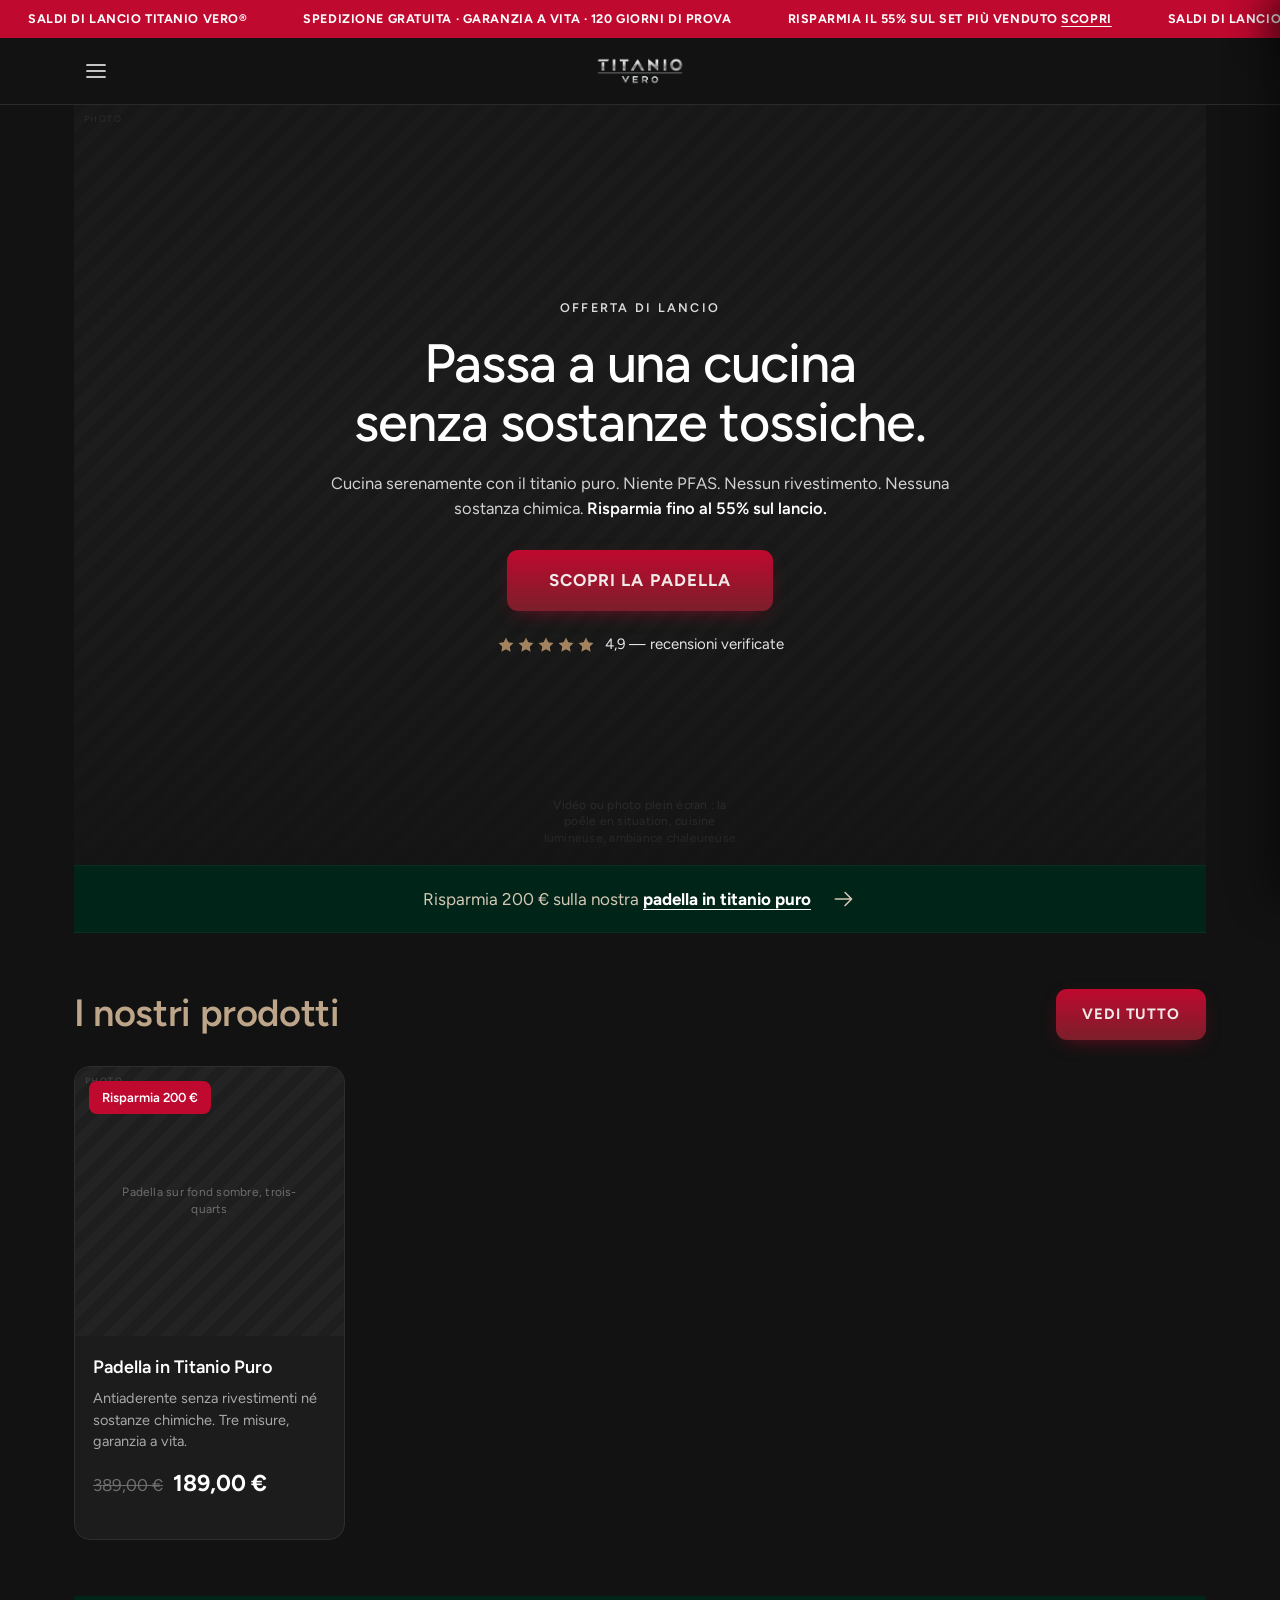
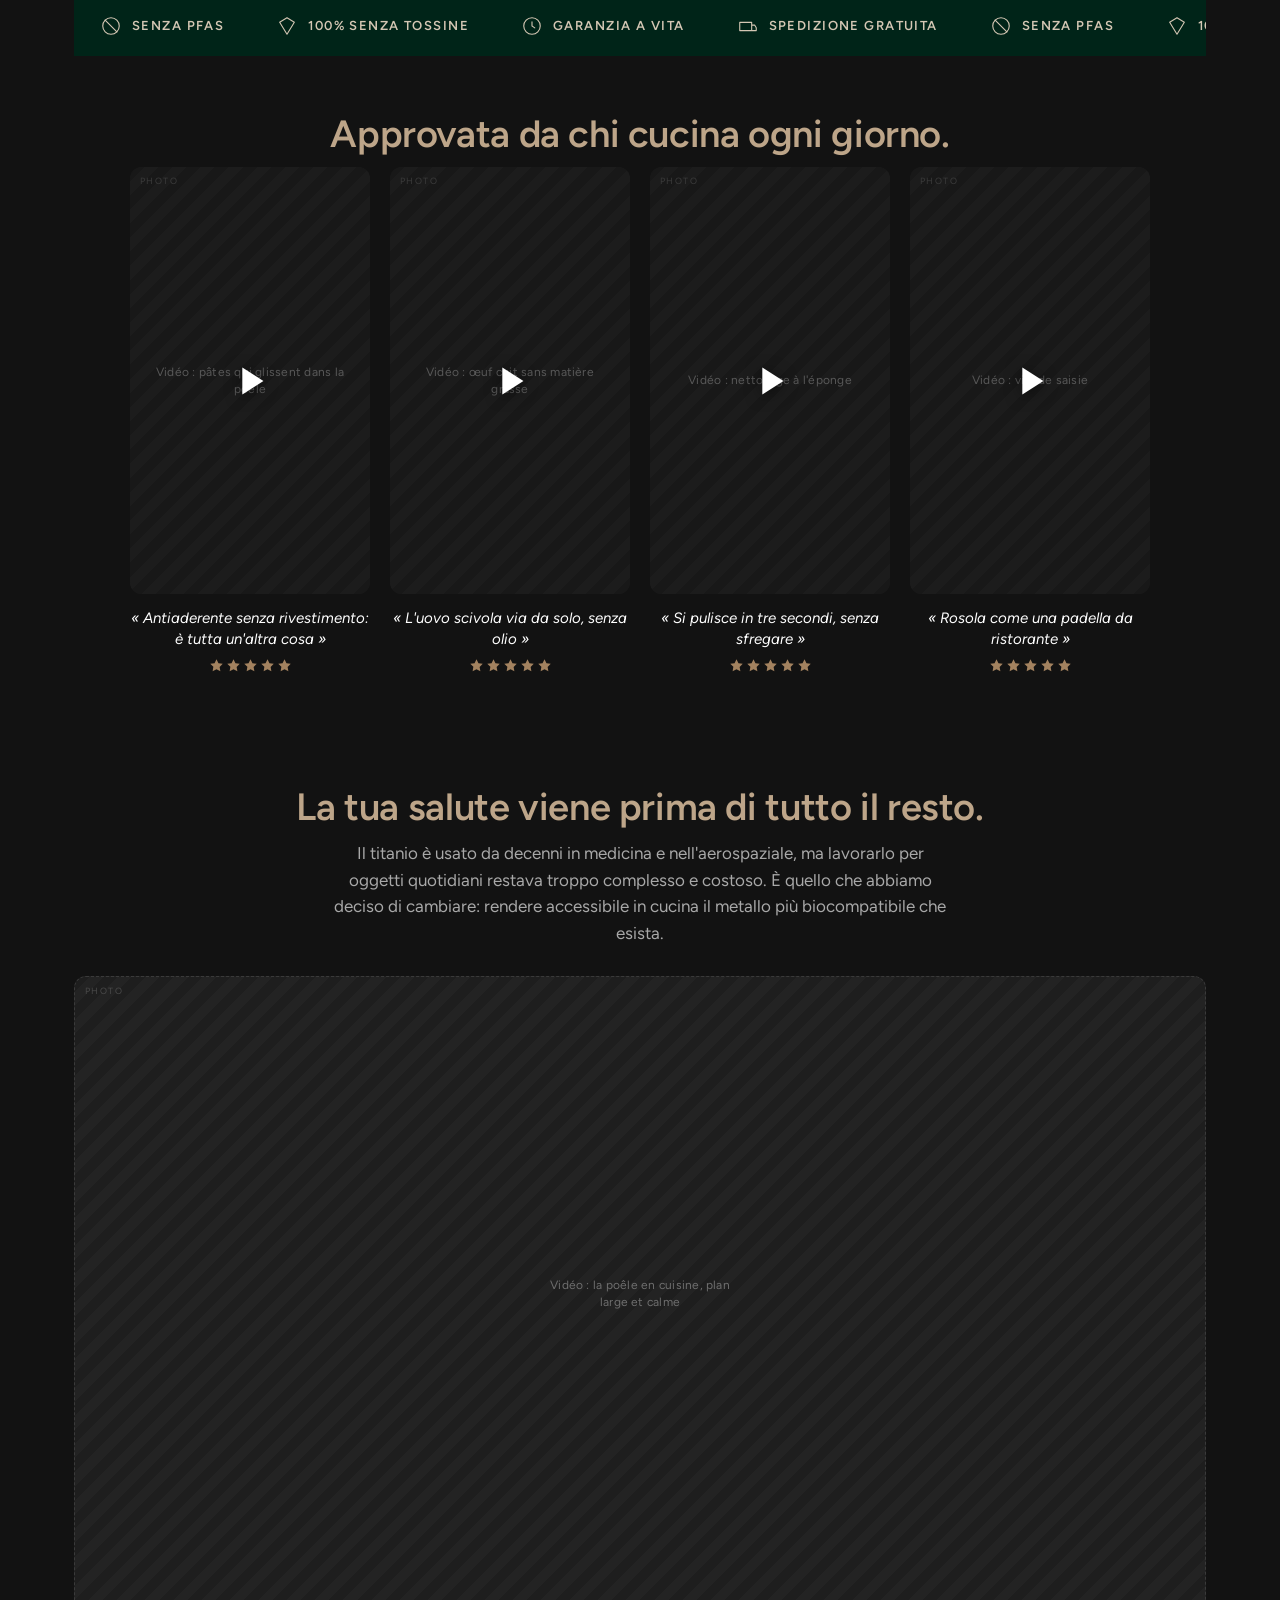
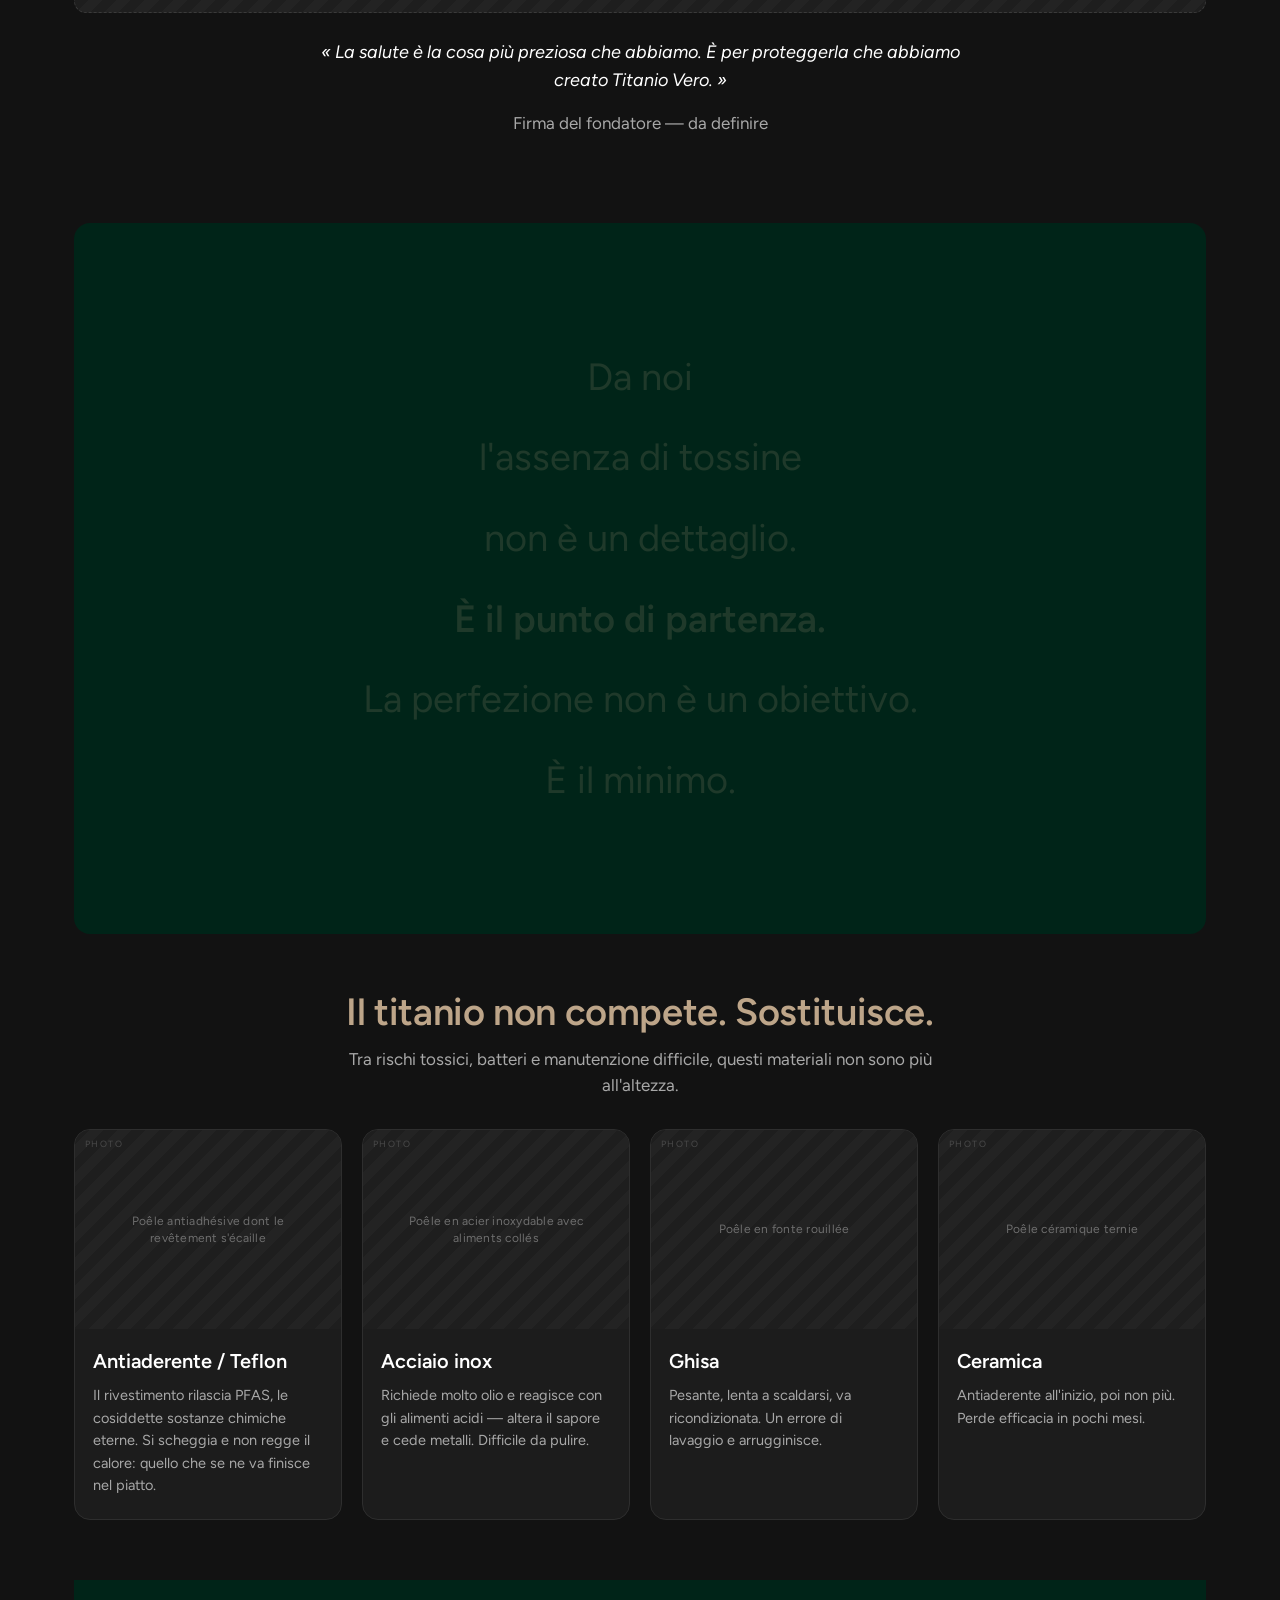
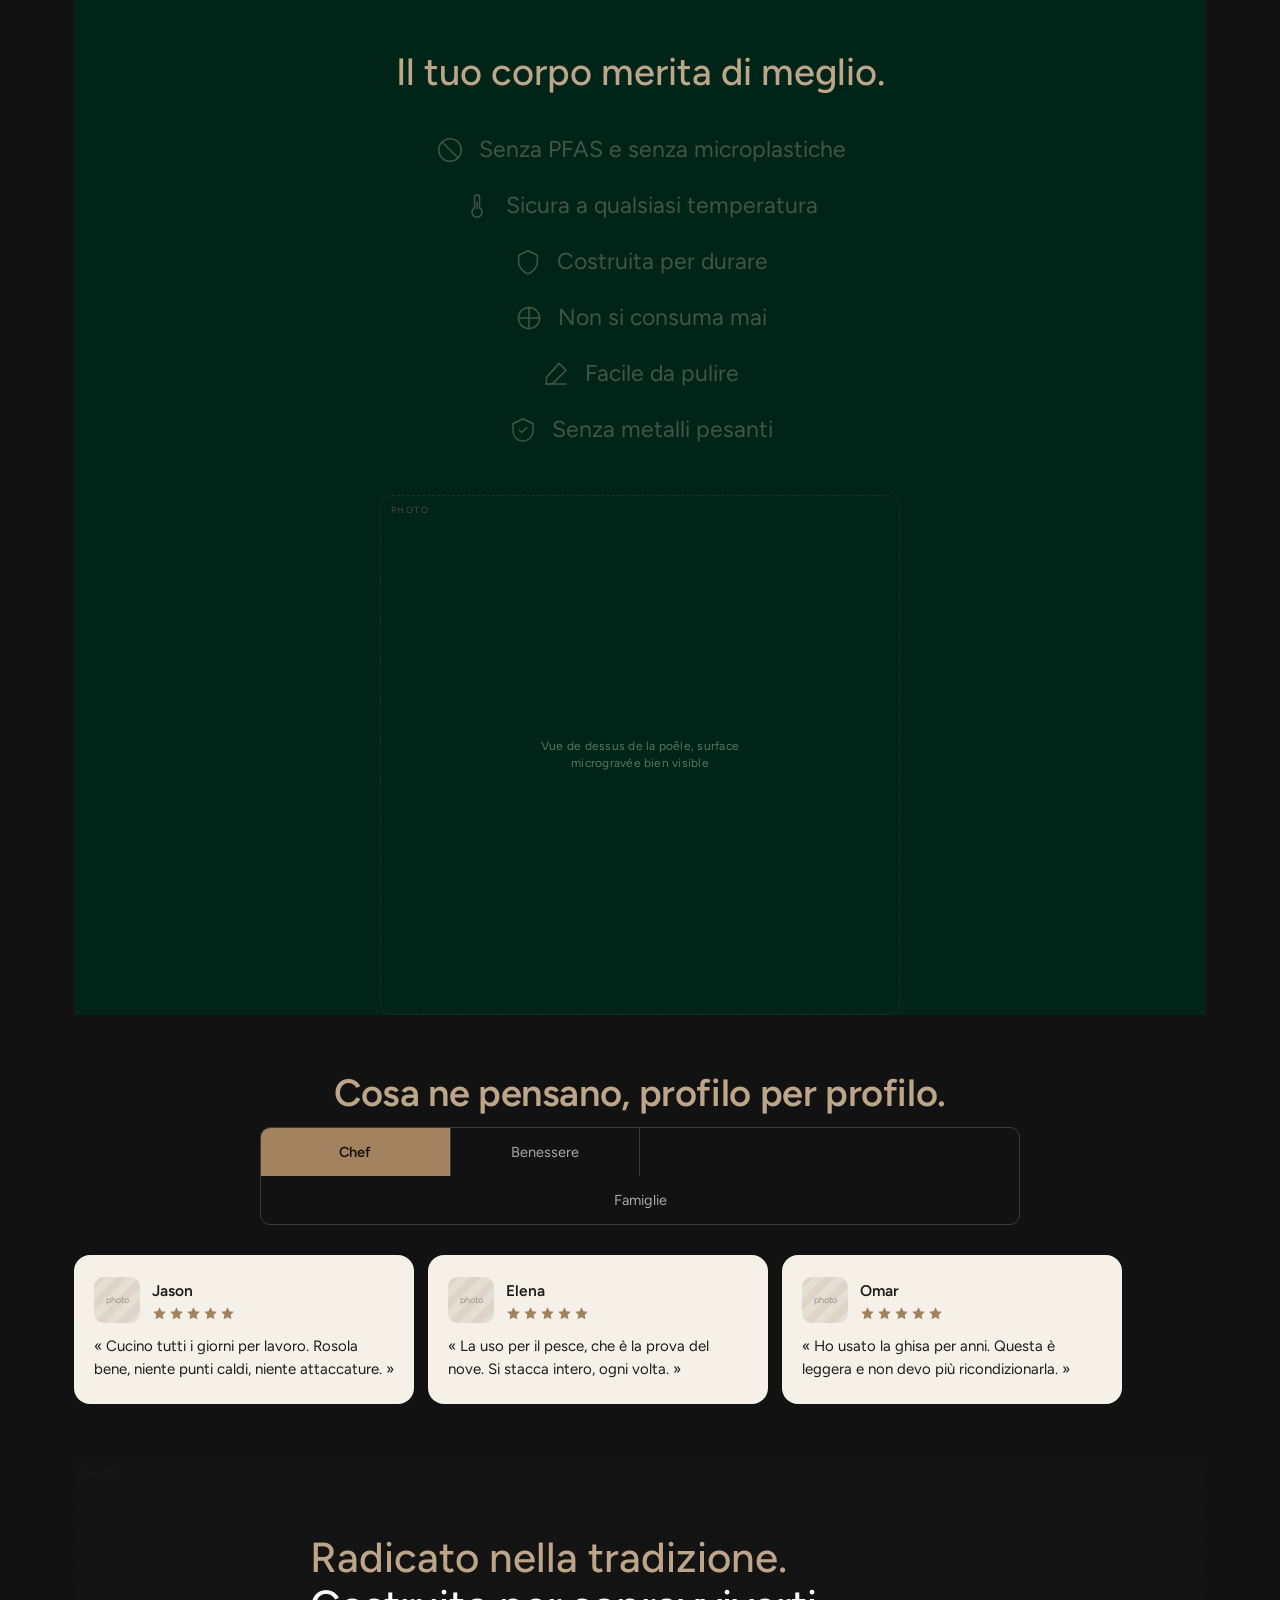
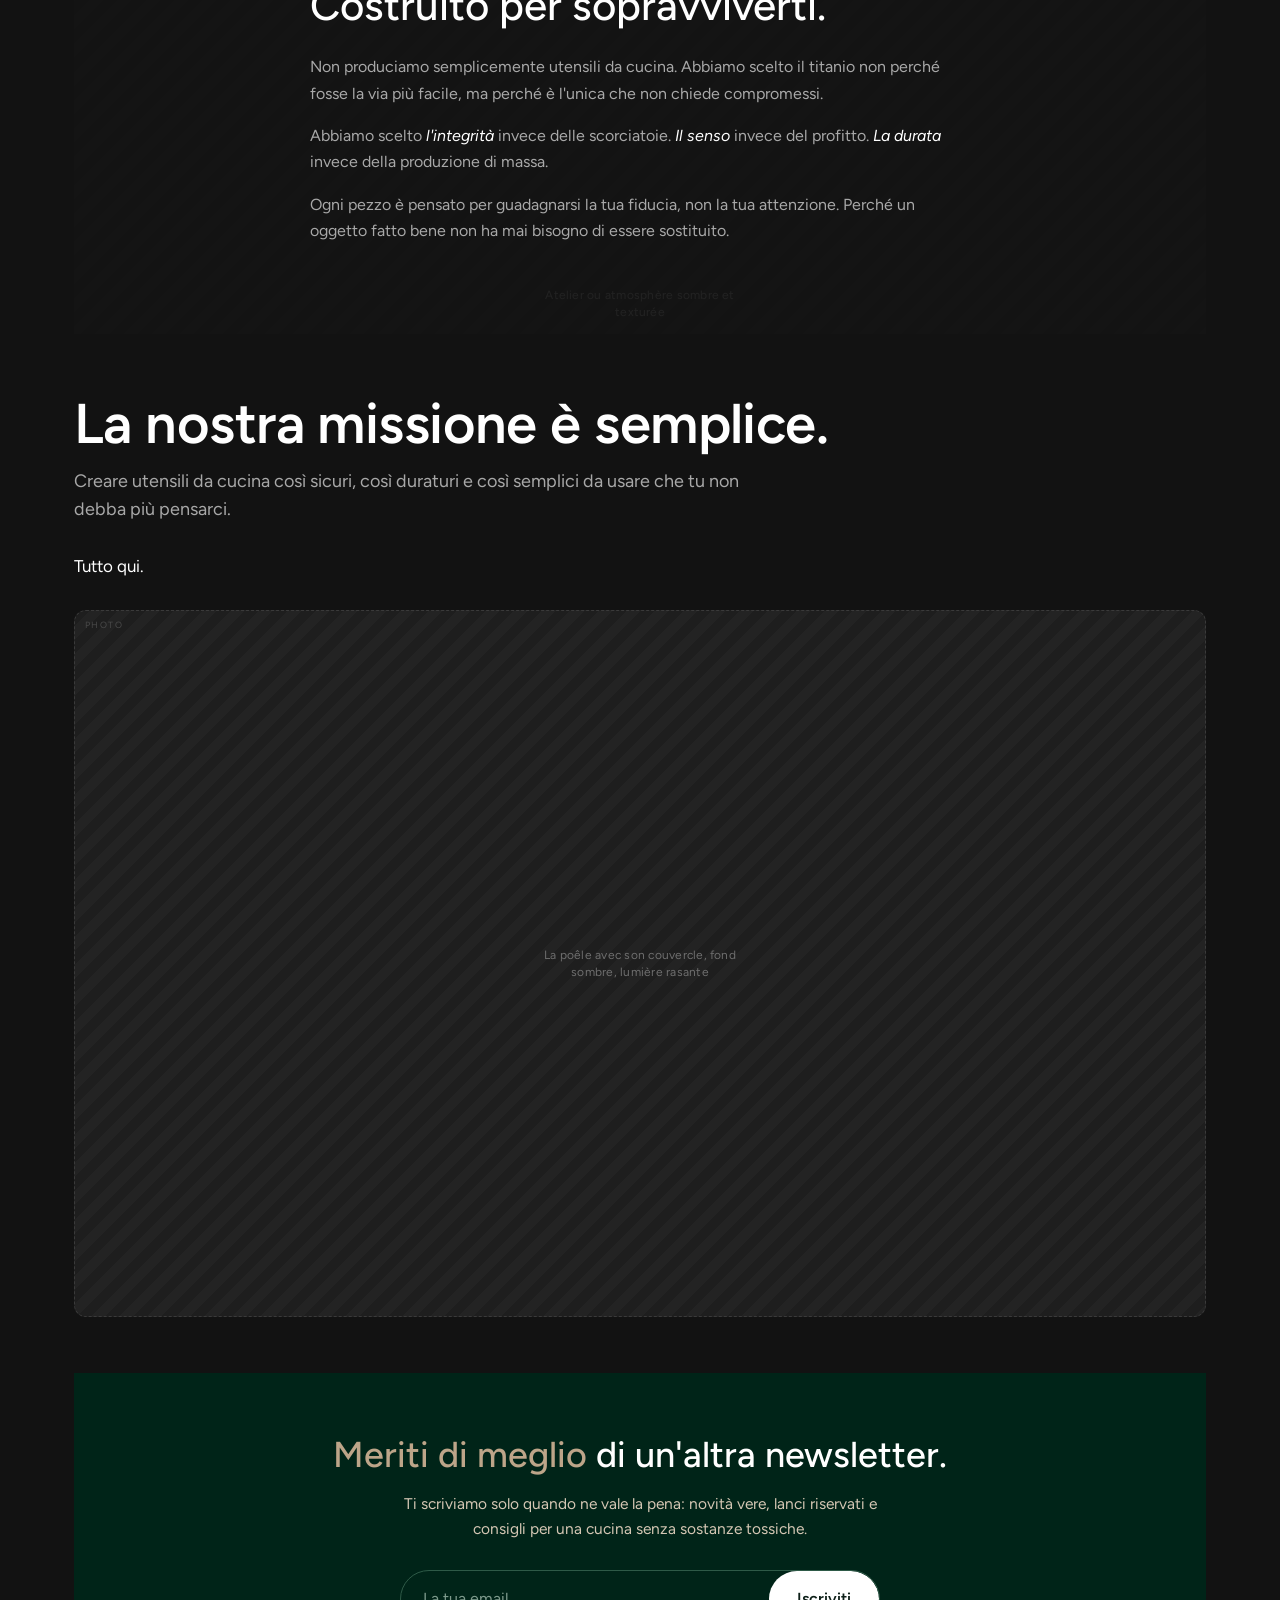
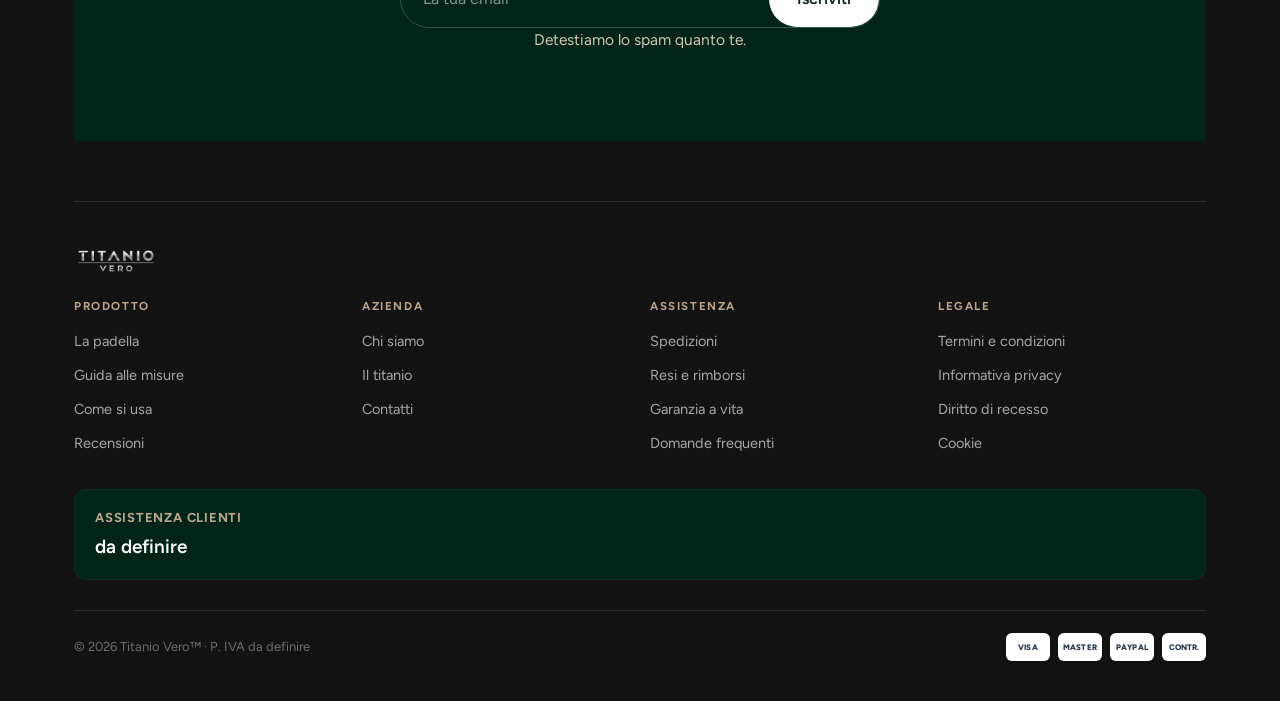
<file: preview/home.html>
<!doctype html>
<html lang="it">
<head>
<meta charset="utf-8">
<meta name="viewport" content="width=device-width, initial-scale=1">
<title>Titanio Vero — Padelle in titanio puro</title>
<link rel="preconnect" href="https://fonts.googleapis.com">
<link rel="preconnect" href="https://fonts.gstatic.com" crossorigin>
<link rel="stylesheet" href="https://fonts.googleapis.com/css2?family=Figtree:wght@400;500;600;700;800&display=swap">
<link rel="stylesheet" href="assets/style.css">
</head>
<body>

<!-- 1 ─────────────────────────────────────────── bandeau d'annonce -->
<div class="annuncio">
  <div class="annuncio__piste">
    <div class="annuncio__voce">Saldi di lancio Titanio Vero®</div>
    <div class="annuncio__voce">Spedizione gratuita · Garanzia a vita · 120 giorni di prova</div>
    <div class="annuncio__voce">Risparmia il 55% sul set più venduto <a href="#">Scopri</a></div>
    <div class="annuncio__voce" aria-hidden="true">Saldi di lancio Titanio Vero®</div>
    <div class="annuncio__voce" aria-hidden="true">Spedizione gratuita · Garanzia a vita · 120 giorni di prova</div>
    <div class="annuncio__voce" aria-hidden="true">Risparmia il 55% sul set più venduto <a href="#">Scopri</a></div>
  </div>
</div>


<!-- 2 ─────────────────────────────────────────── en-tête -->
<header class="testa">
  <div class="wrap testa__in">
    <button class="icona" aria-label="Menu">
      <svg viewBox="0 0 24 24"><path d="M3 6h18M3 12h18M3 18h18" stroke-linecap="round"/></svg>
    </button>
    <a class="testa__logo" href="#" aria-label="Titanio Vero"><img src="assets/logo.png" alt="Titanio Vero"></a>
    <button class="icona carrello" id="apriCarrello" aria-label="Carrello">
      <svg viewBox="0 0 24 24"><path d="M4 7h16l-1.4 11.2a2 2 0 0 1-2 1.8H7.4a2 2 0 0 1-2-1.8L4 7Z" stroke-linejoin="round"/><path d="M9 7V5.5a3 3 0 0 1 6 0V7" stroke-linecap="round"/></svg>
      <span class="carrello__conteggio">0</span>
    </button>
  </div>
</header>


<main>
<div class="wrap">

  <!-- bannière -->
  <section class="eroe">
    <div class="eroe__sfondo"><div class="ph"><span>Vidéo ou photo plein écran : la poêle en situation, cuisine lumineuse, ambiance chaleureuse</span></div></div>
    <div class="eroe__testo">
      <p class="eroe__occhiello">Offerta di lancio</p>
      <h1>Passa a una cucina senza sostanze tossiche.</h1>
      <p class="eroe__sotto">Cucina serenamente con il titanio puro. Niente PFAS. Nessun rivestimento. Nessuna sostanza chimica. <b>Risparmia fino al 55% sul lancio.</b></p>
      <button class="acquista">Scopri la padella</button>
      <p class="eroe__voto"><span class="voto__stelle"><svg viewBox="0 0 24 24"><path d="m12 2 3.1 6.3 6.9 1-5 4.9 1.2 6.9L12 17.8 5.8 21l1.2-6.9-5-4.9 6.9-1L12 2Z"/></svg><svg viewBox="0 0 24 24"><path d="m12 2 3.1 6.3 6.9 1-5 4.9 1.2 6.9L12 17.8 5.8 21l1.2-6.9-5-4.9 6.9-1L12 2Z"/></svg><svg viewBox="0 0 24 24"><path d="m12 2 3.1 6.3 6.9 1-5 4.9 1.2 6.9L12 17.8 5.8 21l1.2-6.9-5-4.9 6.9-1L12 2Z"/></svg><svg viewBox="0 0 24 24"><path d="m12 2 3.1 6.3 6.9 1-5 4.9 1.2 6.9L12 17.8 5.8 21l1.2-6.9-5-4.9 6.9-1L12 2Z"/></svg><svg viewBox="0 0 24 24"><path d="m12 2 3.1 6.3 6.9 1-5 4.9 1.2 6.9L12 17.8 5.8 21l1.2-6.9-5-4.9 6.9-1L12 2Z"/></svg></span> 4,9 — recensioni verificate</p>
    </div>
  </section>

  <!-- bandeau promotionnel -->
  <a class="promo-verde" href="#">
    <span>Risparmia 200 € sulla nostra <b>padella in titanio puro</b></span>
    <svg viewBox="0 0 24 24"><path d="M4 12h15M13 6l6 6-6 6" stroke-linecap="round" stroke-linejoin="round"/></svg>
  </a>

  <!-- produits -->
  <section class="sezione">
    <div class="testa-sezione">
      <h2 class="sezione__titolo">I nostri prodotti</h2>
      <button class="acquista" style="width:auto;padding:14px 26px;font-size:15px">Vedi tutto</button>
    </div>
    <div class="prodotti">
      <article class="prodotto-carta">
        <span class="prodotto-carta__badge">Risparmia 200 €</span>
        <div class="prodotto-carta__foto"><div class="ph"><span>Padella sur fond sombre, trois-quarts</span></div></div>
        <div class="prodotto-carta__corpo">
          <h3 class="prodotto-carta__nome">Padella in Titanio Puro</h3>
          <p class="prodotto-carta__testo">Antiaderente senza rivestimenti né sostanze chimiche. Tre misure, garanzia a vita.</p>
          <p class="prodotto-carta__prezzi">
            <span class="prodotto-carta__barrato">389,00 €</span>
            <span class="prodotto-carta__prezzo">189,00 €</span>
          </p>
        </div>
      </article>
    </div>
  </section>

  <!-- bandeau défilant de garanties -->
  <div class="striscia">
    <div class="striscia__piste">
      <span class="striscia__voce"><svg viewBox="0 0 24 24"><circle cx="12" cy="12" r="9"/><path d="m5.6 5.6 12.8 12.8" stroke-linecap="round"/></svg> Senza PFAS</span>
      <span class="striscia__voce"><svg viewBox="0 0 24 24"><path d="m12 3 8 5-8 13-8-13 8-5Z" stroke-linejoin="round"/></svg> 100% senza tossine</span>
      <span class="striscia__voce"><svg viewBox="0 0 24 24"><circle cx="12" cy="12" r="9"/><path d="M12 7.5V12l3 2" stroke-linecap="round"/></svg> Garanzia a vita</span>
      <span class="striscia__voce"><svg viewBox="0 0 24 24"><path d="M3 8h13v9H3zM16 11h3.2l1.8 3v3h-5" stroke-linejoin="round"/></svg> Spedizione gratuita</span>
      <span class="striscia__voce"><svg viewBox="0 0 24 24"><circle cx="12" cy="12" r="9"/><path d="m5.6 5.6 12.8 12.8" stroke-linecap="round"/></svg> Senza PFAS</span>
      <span class="striscia__voce"><svg viewBox="0 0 24 24"><path d="m12 3 8 5-8 13-8-13 8-5Z" stroke-linejoin="round"/></svg> 100% senza tossine</span>
      <span class="striscia__voce"><svg viewBox="0 0 24 24"><circle cx="12" cy="12" r="9"/><path d="M12 7.5V12l3 2" stroke-linecap="round"/></svg> Garanzia a vita</span>
      <span class="striscia__voce"><svg viewBox="0 0 24 24"><path d="M3 8h13v9H3zM16 11h3.2l1.8 3v3h-5" stroke-linejoin="round"/></svg> Spedizione gratuita</span>
    </div>
  </div>

  <!-- témoignages vidéo -->
  <section class="sezione">
    <h2 class="sezione__titolo">Approvata da chi cucina ogni giorno.</h2>
    <div class="video-fila">
      <div class="video-carta">
        <div class="video-carta__schermo">
          <div class="ph"><span>Vidéo : pâtes qui glissent dans la poêle</span></div>
          <span class="video-carta__play"><svg viewBox="0 0 24 24"><path d="M8 5v14l11-7z"/></svg></span>
        </div>
        <p class="video-carta__citazione">« Antiaderente senza rivestimento: è tutta un'altra cosa »</p>
        <span class="video-carta__stelle"><svg viewBox="0 0 24 24"><path d="m12 2 3.1 6.3 6.9 1-5 4.9 1.2 6.9L12 17.8 5.8 21l1.2-6.9-5-4.9 6.9-1L12 2Z"/></svg><svg viewBox="0 0 24 24"><path d="m12 2 3.1 6.3 6.9 1-5 4.9 1.2 6.9L12 17.8 5.8 21l1.2-6.9-5-4.9 6.9-1L12 2Z"/></svg><svg viewBox="0 0 24 24"><path d="m12 2 3.1 6.3 6.9 1-5 4.9 1.2 6.9L12 17.8 5.8 21l1.2-6.9-5-4.9 6.9-1L12 2Z"/></svg><svg viewBox="0 0 24 24"><path d="m12 2 3.1 6.3 6.9 1-5 4.9 1.2 6.9L12 17.8 5.8 21l1.2-6.9-5-4.9 6.9-1L12 2Z"/></svg><svg viewBox="0 0 24 24"><path d="m12 2 3.1 6.3 6.9 1-5 4.9 1.2 6.9L12 17.8 5.8 21l1.2-6.9-5-4.9 6.9-1L12 2Z"/></svg></span>
      </div>
      <div class="video-carta">
        <div class="video-carta__schermo">
          <div class="ph"><span>Vidéo : œuf cuit sans matière grasse</span></div>
          <span class="video-carta__play"><svg viewBox="0 0 24 24"><path d="M8 5v14l11-7z"/></svg></span>
        </div>
        <p class="video-carta__citazione">« L'uovo scivola via da solo, senza olio »</p>
        <span class="video-carta__stelle"><svg viewBox="0 0 24 24"><path d="m12 2 3.1 6.3 6.9 1-5 4.9 1.2 6.9L12 17.8 5.8 21l1.2-6.9-5-4.9 6.9-1L12 2Z"/></svg><svg viewBox="0 0 24 24"><path d="m12 2 3.1 6.3 6.9 1-5 4.9 1.2 6.9L12 17.8 5.8 21l1.2-6.9-5-4.9 6.9-1L12 2Z"/></svg><svg viewBox="0 0 24 24"><path d="m12 2 3.1 6.3 6.9 1-5 4.9 1.2 6.9L12 17.8 5.8 21l1.2-6.9-5-4.9 6.9-1L12 2Z"/></svg><svg viewBox="0 0 24 24"><path d="m12 2 3.1 6.3 6.9 1-5 4.9 1.2 6.9L12 17.8 5.8 21l1.2-6.9-5-4.9 6.9-1L12 2Z"/></svg><svg viewBox="0 0 24 24"><path d="m12 2 3.1 6.3 6.9 1-5 4.9 1.2 6.9L12 17.8 5.8 21l1.2-6.9-5-4.9 6.9-1L12 2Z"/></svg></span>
      </div>
      <div class="video-carta">
        <div class="video-carta__schermo">
          <div class="ph"><span>Vidéo : nettoyage à l'éponge</span></div>
          <span class="video-carta__play"><svg viewBox="0 0 24 24"><path d="M8 5v14l11-7z"/></svg></span>
        </div>
        <p class="video-carta__citazione">« Si pulisce in tre secondi, senza sfregare »</p>
        <span class="video-carta__stelle"><svg viewBox="0 0 24 24"><path d="m12 2 3.1 6.3 6.9 1-5 4.9 1.2 6.9L12 17.8 5.8 21l1.2-6.9-5-4.9 6.9-1L12 2Z"/></svg><svg viewBox="0 0 24 24"><path d="m12 2 3.1 6.3 6.9 1-5 4.9 1.2 6.9L12 17.8 5.8 21l1.2-6.9-5-4.9 6.9-1L12 2Z"/></svg><svg viewBox="0 0 24 24"><path d="m12 2 3.1 6.3 6.9 1-5 4.9 1.2 6.9L12 17.8 5.8 21l1.2-6.9-5-4.9 6.9-1L12 2Z"/></svg><svg viewBox="0 0 24 24"><path d="m12 2 3.1 6.3 6.9 1-5 4.9 1.2 6.9L12 17.8 5.8 21l1.2-6.9-5-4.9 6.9-1L12 2Z"/></svg><svg viewBox="0 0 24 24"><path d="m12 2 3.1 6.3 6.9 1-5 4.9 1.2 6.9L12 17.8 5.8 21l1.2-6.9-5-4.9 6.9-1L12 2Z"/></svg></span>
      </div>
      <div class="video-carta">
        <div class="video-carta__schermo">
          <div class="ph"><span>Vidéo : viande saisie</span></div>
          <span class="video-carta__play"><svg viewBox="0 0 24 24"><path d="M8 5v14l11-7z"/></svg></span>
        </div>
        <p class="video-carta__citazione">« Rosola come una padella da ristorante »</p>
        <span class="video-carta__stelle"><svg viewBox="0 0 24 24"><path d="m12 2 3.1 6.3 6.9 1-5 4.9 1.2 6.9L12 17.8 5.8 21l1.2-6.9-5-4.9 6.9-1L12 2Z"/></svg><svg viewBox="0 0 24 24"><path d="m12 2 3.1 6.3 6.9 1-5 4.9 1.2 6.9L12 17.8 5.8 21l1.2-6.9-5-4.9 6.9-1L12 2Z"/></svg><svg viewBox="0 0 24 24"><path d="m12 2 3.1 6.3 6.9 1-5 4.9 1.2 6.9L12 17.8 5.8 21l1.2-6.9-5-4.9 6.9-1L12 2Z"/></svg><svg viewBox="0 0 24 24"><path d="m12 2 3.1 6.3 6.9 1-5 4.9 1.2 6.9L12 17.8 5.8 21l1.2-6.9-5-4.9 6.9-1L12 2Z"/></svg><svg viewBox="0 0 24 24"><path d="m12 2 3.1 6.3 6.9 1-5 4.9 1.2 6.9L12 17.8 5.8 21l1.2-6.9-5-4.9 6.9-1L12 2Z"/></svg></span>
      </div>
    </div>
  </section>

  <!-- santé et coulisses -->
  <section class="sezione">
    <h2 class="sezione__titolo">La tua salute viene prima di tutto il resto.</h2>
    <p class="sezione__intro">Il titanio è usato da decenni in medicina e nell'aerospaziale, ma lavorarlo per oggetti quotidiani restava troppo complesso e costoso. È quello che abbiamo deciso di cambiare: rendere accessibile in cucina il metallo più biocompatibile che esista.</p>
    <div class="ph" style="aspect-ratio:16/9;margin-bottom:26px"><span>Vidéo : la poêle en cuisine, plan large et calme</span></div>
    <p class="sezione__intro" style="font-style:italic;color:var(--bianco);font-size:18px">« La salute è la cosa più preziosa che abbiamo. È per proteggerla che abbiamo creato Titanio Vero. »</p>
    <p class="sezione__intro" style="margin-top:-14px">Firma del fondatore — da definire</p>
  </section>

  <!-- bloc à révélation -->
  <section class="sezione" style="padding-block:0">
    <div class="rivelazione">
      <p class="rivelazione__riga">Da noi</p>
      <p class="rivelazione__riga">l'assenza di tossine</p>
      <p class="rivelazione__riga">non è un dettaglio.</p>
      <p class="rivelazione__riga forte">È il punto di partenza.</p>
      <p class="rivelazione__riga">La perfezione non è un obiettivo.</p>
      <p class="rivelazione__riga">È il minimo.</p>
    </div>
  </section>

  <!-- comparatif des matériaux -->
  <section class="sezione">
    <h2 class="sezione__titolo">Il titanio non compete. Sostituisce.</h2>
    <p class="sezione__intro">Tra rischi tossici, batteri e manutenzione difficile, questi materiali non sono più all'altezza.</p>
    <div class="carte">
        <article class="carta">
          <div class="carta__foto"><div class="ph"><span>Poêle antiadhésive dont le revêtement s'écaille</span></div></div>
          <div class="carta__corpo">
            <h3 class="carta__titolo">Antiaderente / Teflon</h3>
            <p class="carta__testo">Il rivestimento rilascia PFAS, le cosiddette sostanze chimiche eterne. Si scheggia e non regge il calore: quello che se ne va finisce nel piatto.</p>
          </div>
        </article>
        <article class="carta">
          <div class="carta__foto"><div class="ph"><span>Poêle en acier inoxydable avec aliments collés</span></div></div>
          <div class="carta__corpo">
            <h3 class="carta__titolo">Acciaio inox</h3>
            <p class="carta__testo">Richiede molto olio e reagisce con gli alimenti acidi — altera il sapore e cede metalli. Difficile da pulire.</p>
          </div>
        </article>
        <article class="carta">
          <div class="carta__foto"><div class="ph"><span>Poêle en fonte rouillée</span></div></div>
          <div class="carta__corpo">
            <h3 class="carta__titolo">Ghisa</h3>
            <p class="carta__testo">Pesante, lenta a scaldarsi, va ricondizionata. Un errore di lavaggio e arrugginisce.</p>
          </div>
        </article>
        <article class="carta">
          <div class="carta__foto"><div class="ph"><span>Poêle céramique ternie</span></div></div>
          <div class="carta__corpo">
            <h3 class="carta__titolo">Ceramica</h3>
            <p class="carta__testo">Antiaderente all'inizio, poi non più. Perde efficacia in pochi mesi.</p>
          </div>
        </article>
    </div>
  </section>

  <!-- ce que ton corps mérite -->
  <section class="sezione" style="padding-block:0">
    <div class="merita">
      <h2 class="merita__titolo">Il tuo corpo merita di meglio.</h2>
      <ul class="merita__elenco">
        <li class="merita__voce">
          <svg viewBox="0 0 24 24" stroke-linecap="round" stroke-linejoin="round"><circle cx="12" cy="12" r="9"/><path d="m5.6 5.6 12.8 12.8"/></svg>
          Senza PFAS e senza microplastiche
        </li>
        <li class="merita__voce">
          <svg viewBox="0 0 24 24" stroke-linecap="round" stroke-linejoin="round"><path d="M10 13.5V5a2 2 0 1 1 4 0v8.5a4 4 0 1 1-4 0Z"/><path d="M12 9v5"/></svg>
          Sicura a qualsiasi temperatura
        </li>
        <li class="merita__voce">
          <svg viewBox="0 0 24 24" stroke-linecap="round" stroke-linejoin="round"><path d="m12 3 7.5 3.6v5c0 4.4-3.1 8.5-7.5 9.8-4.4-1.3-7.5-5.4-7.5-9.8v-5L12 3Z"/></svg>
          Costruita per durare
        </li>
        <li class="merita__voce">
          <svg viewBox="0 0 24 24" stroke-linecap="round" stroke-linejoin="round"><path d="M12 4v16M4 12h16"/><circle cx="12" cy="12" r="8.5"/></svg>
          Non si consuma mai
        </li>
        <li class="merita__voce">
          <svg viewBox="0 0 24 24" stroke-linecap="round" stroke-linejoin="round"><path d="M4 20h16"/><path d="M14.5 3.5 20 9 9.5 19.5 4 20l.5-5.5L14.5 3.5Z"/></svg>
          Facile da pulire
        </li>
        <li class="merita__voce">
          <svg viewBox="0 0 24 24" stroke-linecap="round" stroke-linejoin="round"><path d="M12 3 4 7v6c0 4.2 3.4 7.6 8 8 4.6-.4 8-3.8 8-8V7l-8-4Z"/><path d="m9 12 2 2 4-4"/></svg>
          Senza metalli pesanti
        </li>
      </ul>
      <div class="merita__foto"><div class="ph"><span>Vue de dessus de la poêle, surface microgravée bien visible</span></div></div>
    </div>
  </section>

  <!-- avis -->
  <section class="sezione">
    <h2 class="sezione__titolo">Cosa ne pensano, profilo per profilo.</h2>
    <div class="profili" role="tablist">
      <button class="profilo" role="tab" aria-selected="true" aria-controls="h-chef">Chef</button>
      <button class="profilo" role="tab" aria-selected="false" aria-controls="h-benessere">Benessere</button>
      <button class="profilo" role="tab" aria-selected="false" aria-controls="h-famiglie">Famiglie</button>
    </div>
      <div class="testimonianze" id="h-chef">
        <article class="testimonianza">
          <div class="testimonianza__testa">
            <span class="testimonianza__ritratto">photo</span>
            <span><span class="testimonianza__nome">Jason</span><span class="testimonianza__stelle"><svg viewBox="0 0 24 24"><path d="m12 2 3.1 6.3 6.9 1-5 4.9 1.2 6.9L12 17.8 5.8 21l1.2-6.9-5-4.9 6.9-1L12 2Z"/></svg><svg viewBox="0 0 24 24"><path d="m12 2 3.1 6.3 6.9 1-5 4.9 1.2 6.9L12 17.8 5.8 21l1.2-6.9-5-4.9 6.9-1L12 2Z"/></svg><svg viewBox="0 0 24 24"><path d="m12 2 3.1 6.3 6.9 1-5 4.9 1.2 6.9L12 17.8 5.8 21l1.2-6.9-5-4.9 6.9-1L12 2Z"/></svg><svg viewBox="0 0 24 24"><path d="m12 2 3.1 6.3 6.9 1-5 4.9 1.2 6.9L12 17.8 5.8 21l1.2-6.9-5-4.9 6.9-1L12 2Z"/></svg><svg viewBox="0 0 24 24"><path d="m12 2 3.1 6.3 6.9 1-5 4.9 1.2 6.9L12 17.8 5.8 21l1.2-6.9-5-4.9 6.9-1L12 2Z"/></svg></span></span>
          </div>
          <p>« Cucino tutti i giorni per lavoro. Rosola bene, niente punti caldi, niente attaccature. »</p>
        </article>
        <article class="testimonianza">
          <div class="testimonianza__testa">
            <span class="testimonianza__ritratto">photo</span>
            <span><span class="testimonianza__nome">Elena</span><span class="testimonianza__stelle"><svg viewBox="0 0 24 24"><path d="m12 2 3.1 6.3 6.9 1-5 4.9 1.2 6.9L12 17.8 5.8 21l1.2-6.9-5-4.9 6.9-1L12 2Z"/></svg><svg viewBox="0 0 24 24"><path d="m12 2 3.1 6.3 6.9 1-5 4.9 1.2 6.9L12 17.8 5.8 21l1.2-6.9-5-4.9 6.9-1L12 2Z"/></svg><svg viewBox="0 0 24 24"><path d="m12 2 3.1 6.3 6.9 1-5 4.9 1.2 6.9L12 17.8 5.8 21l1.2-6.9-5-4.9 6.9-1L12 2Z"/></svg><svg viewBox="0 0 24 24"><path d="m12 2 3.1 6.3 6.9 1-5 4.9 1.2 6.9L12 17.8 5.8 21l1.2-6.9-5-4.9 6.9-1L12 2Z"/></svg><svg viewBox="0 0 24 24"><path d="m12 2 3.1 6.3 6.9 1-5 4.9 1.2 6.9L12 17.8 5.8 21l1.2-6.9-5-4.9 6.9-1L12 2Z"/></svg></span></span>
          </div>
          <p>« La uso per il pesce, che è la prova del nove. Si stacca intero, ogni volta. »</p>
        </article>
        <article class="testimonianza">
          <div class="testimonianza__testa">
            <span class="testimonianza__ritratto">photo</span>
            <span><span class="testimonianza__nome">Omar</span><span class="testimonianza__stelle"><svg viewBox="0 0 24 24"><path d="m12 2 3.1 6.3 6.9 1-5 4.9 1.2 6.9L12 17.8 5.8 21l1.2-6.9-5-4.9 6.9-1L12 2Z"/></svg><svg viewBox="0 0 24 24"><path d="m12 2 3.1 6.3 6.9 1-5 4.9 1.2 6.9L12 17.8 5.8 21l1.2-6.9-5-4.9 6.9-1L12 2Z"/></svg><svg viewBox="0 0 24 24"><path d="m12 2 3.1 6.3 6.9 1-5 4.9 1.2 6.9L12 17.8 5.8 21l1.2-6.9-5-4.9 6.9-1L12 2Z"/></svg><svg viewBox="0 0 24 24"><path d="m12 2 3.1 6.3 6.9 1-5 4.9 1.2 6.9L12 17.8 5.8 21l1.2-6.9-5-4.9 6.9-1L12 2Z"/></svg><svg viewBox="0 0 24 24"><path d="m12 2 3.1 6.3 6.9 1-5 4.9 1.2 6.9L12 17.8 5.8 21l1.2-6.9-5-4.9 6.9-1L12 2Z"/></svg></span></span>
          </div>
          <p>« Ho usato la ghisa per anni. Questa è leggera e non devo più ricondizionarla. »</p>
        </article>
      </div>
      <div class="testimonianze" id="h-benessere" hidden>
        <article class="testimonianza">
          <div class="testimonianza__testa">
            <span class="testimonianza__ritratto">photo</span>
            <span><span class="testimonianza__nome">Giulia</span><span class="testimonianza__stelle"><svg viewBox="0 0 24 24"><path d="m12 2 3.1 6.3 6.9 1-5 4.9 1.2 6.9L12 17.8 5.8 21l1.2-6.9-5-4.9 6.9-1L12 2Z"/></svg><svg viewBox="0 0 24 24"><path d="m12 2 3.1 6.3 6.9 1-5 4.9 1.2 6.9L12 17.8 5.8 21l1.2-6.9-5-4.9 6.9-1L12 2Z"/></svg><svg viewBox="0 0 24 24"><path d="m12 2 3.1 6.3 6.9 1-5 4.9 1.2 6.9L12 17.8 5.8 21l1.2-6.9-5-4.9 6.9-1L12 2Z"/></svg><svg viewBox="0 0 24 24"><path d="m12 2 3.1 6.3 6.9 1-5 4.9 1.2 6.9L12 17.8 5.8 21l1.2-6.9-5-4.9 6.9-1L12 2Z"/></svg><svg viewBox="0 0 24 24"><path d="m12 2 3.1 6.3 6.9 1-5 4.9 1.2 6.9L12 17.8 5.8 21l1.2-6.9-5-4.9 6.9-1L12 2Z"/></svg></span></span>
          </div>
          <p>« Ho eliminato tutte le padelle antiaderenti di casa. Volevo smettere di chiedermi cosa finiva nel piatto. »</p>
        </article>
        <article class="testimonianza">
          <div class="testimonianza__testa">
            <span class="testimonianza__ritratto">photo</span>
            <span><span class="testimonianza__nome">Marco</span><span class="testimonianza__stelle"><svg viewBox="0 0 24 24"><path d="m12 2 3.1 6.3 6.9 1-5 4.9 1.2 6.9L12 17.8 5.8 21l1.2-6.9-5-4.9 6.9-1L12 2Z"/></svg><svg viewBox="0 0 24 24"><path d="m12 2 3.1 6.3 6.9 1-5 4.9 1.2 6.9L12 17.8 5.8 21l1.2-6.9-5-4.9 6.9-1L12 2Z"/></svg><svg viewBox="0 0 24 24"><path d="m12 2 3.1 6.3 6.9 1-5 4.9 1.2 6.9L12 17.8 5.8 21l1.2-6.9-5-4.9 6.9-1L12 2Z"/></svg><svg viewBox="0 0 24 24"><path d="m12 2 3.1 6.3 6.9 1-5 4.9 1.2 6.9L12 17.8 5.8 21l1.2-6.9-5-4.9 6.9-1L12 2Z"/></svg><svg viewBox="0 0 24 24"><path d="m12 2 3.1 6.3 6.9 1-5 4.9 1.2 6.9L12 17.8 5.8 21l1.2-6.9-5-4.9 6.9-1L12 2Z"/></svg></span></span>
          </div>
          <p>« Cerco da anni di ridurre l'esposizione alle sostanze chimiche. La sostituzione più semplice da fare. »</p>
        </article>
        <article class="testimonianza">
          <div class="testimonianza__testa">
            <span class="testimonianza__ritratto">photo</span>
            <span><span class="testimonianza__nome">Sara</span><span class="testimonianza__stelle"><svg viewBox="0 0 24 24"><path d="m12 2 3.1 6.3 6.9 1-5 4.9 1.2 6.9L12 17.8 5.8 21l1.2-6.9-5-4.9 6.9-1L12 2Z"/></svg><svg viewBox="0 0 24 24"><path d="m12 2 3.1 6.3 6.9 1-5 4.9 1.2 6.9L12 17.8 5.8 21l1.2-6.9-5-4.9 6.9-1L12 2Z"/></svg><svg viewBox="0 0 24 24"><path d="m12 2 3.1 6.3 6.9 1-5 4.9 1.2 6.9L12 17.8 5.8 21l1.2-6.9-5-4.9 6.9-1L12 2Z"/></svg><svg viewBox="0 0 24 24"><path d="m12 2 3.1 6.3 6.9 1-5 4.9 1.2 6.9L12 17.8 5.8 21l1.2-6.9-5-4.9 6.9-1L12 2Z"/></svg><svg viewBox="0 0 24 24"><path d="m12 2 3.1 6.3 6.9 1-5 4.9 1.2 6.9L12 17.8 5.8 21l1.2-6.9-5-4.9 6.9-1L12 2Z"/></svg></span></span>
          </div>
          <p>« Cucino con molto meno olio e i piatti restano leggeri. »</p>
        </article>
      </div>
      <div class="testimonianze" id="h-famiglie" hidden>
        <article class="testimonianza">
          <div class="testimonianza__testa">
            <span class="testimonianza__ritratto">photo</span>
            <span><span class="testimonianza__nome">Francesca</span><span class="testimonianza__stelle"><svg viewBox="0 0 24 24"><path d="m12 2 3.1 6.3 6.9 1-5 4.9 1.2 6.9L12 17.8 5.8 21l1.2-6.9-5-4.9 6.9-1L12 2Z"/></svg><svg viewBox="0 0 24 24"><path d="m12 2 3.1 6.3 6.9 1-5 4.9 1.2 6.9L12 17.8 5.8 21l1.2-6.9-5-4.9 6.9-1L12 2Z"/></svg><svg viewBox="0 0 24 24"><path d="m12 2 3.1 6.3 6.9 1-5 4.9 1.2 6.9L12 17.8 5.8 21l1.2-6.9-5-4.9 6.9-1L12 2Z"/></svg><svg viewBox="0 0 24 24"><path d="m12 2 3.1 6.3 6.9 1-5 4.9 1.2 6.9L12 17.8 5.8 21l1.2-6.9-5-4.9 6.9-1L12 2Z"/></svg><svg viewBox="0 0 24 24"><path d="m12 2 3.1 6.3 6.9 1-5 4.9 1.2 6.9L12 17.8 5.8 21l1.2-6.9-5-4.9 6.9-1L12 2Z"/></svg></span></span>
          </div>
          <p>« Tre figli, cucino due volte al giorno. Nessun graffio dopo mesi di uso intensivo. »</p>
        </article>
        <article class="testimonianza">
          <div class="testimonianza__testa">
            <span class="testimonianza__ritratto">photo</span>
            <span><span class="testimonianza__nome">Paolo</span><span class="testimonianza__stelle"><svg viewBox="0 0 24 24"><path d="m12 2 3.1 6.3 6.9 1-5 4.9 1.2 6.9L12 17.8 5.8 21l1.2-6.9-5-4.9 6.9-1L12 2Z"/></svg><svg viewBox="0 0 24 24"><path d="m12 2 3.1 6.3 6.9 1-5 4.9 1.2 6.9L12 17.8 5.8 21l1.2-6.9-5-4.9 6.9-1L12 2Z"/></svg><svg viewBox="0 0 24 24"><path d="m12 2 3.1 6.3 6.9 1-5 4.9 1.2 6.9L12 17.8 5.8 21l1.2-6.9-5-4.9 6.9-1L12 2Z"/></svg><svg viewBox="0 0 24 24"><path d="m12 2 3.1 6.3 6.9 1-5 4.9 1.2 6.9L12 17.8 5.8 21l1.2-6.9-5-4.9 6.9-1L12 2Z"/></svg><svg viewBox="0 0 24 24"><path d="m12 2 3.1 6.3 6.9 1-5 4.9 1.2 6.9L12 17.8 5.8 21l1.2-6.9-5-4.9 6.9-1L12 2Z"/></svg></span></span>
          </div>
          <p>« Mia moglie l'ha voluta dopo aver letto dei PFAS. Adesso la uso più io di lei. »</p>
        </article>
        <article class="testimonianza">
          <div class="testimonianza__testa">
            <span class="testimonianza__ritratto">photo</span>
            <span><span class="testimonianza__nome">Valentina</span><span class="testimonianza__stelle"><svg viewBox="0 0 24 24"><path d="m12 2 3.1 6.3 6.9 1-5 4.9 1.2 6.9L12 17.8 5.8 21l1.2-6.9-5-4.9 6.9-1L12 2Z"/></svg><svg viewBox="0 0 24 24"><path d="m12 2 3.1 6.3 6.9 1-5 4.9 1.2 6.9L12 17.8 5.8 21l1.2-6.9-5-4.9 6.9-1L12 2Z"/></svg><svg viewBox="0 0 24 24"><path d="m12 2 3.1 6.3 6.9 1-5 4.9 1.2 6.9L12 17.8 5.8 21l1.2-6.9-5-4.9 6.9-1L12 2Z"/></svg><svg viewBox="0 0 24 24"><path d="m12 2 3.1 6.3 6.9 1-5 4.9 1.2 6.9L12 17.8 5.8 21l1.2-6.9-5-4.9 6.9-1L12 2Z"/></svg><svg viewBox="0 0 24 24"><path d="m12 2 3.1 6.3 6.9 1-5 4.9 1.2 6.9L12 17.8 5.8 21l1.2-6.9-5-4.9 6.9-1L12 2Z"/></svg></span></span>
          </div>
          <p>« I bambini mangiano quello che esce da questa padella. »</p>
        </article>
      </div>
  </section>

  <!-- marque -->
  <section class="sezione" style="padding-block:0">
    <div class="marca">
      <div class="marca__sfondo"><div class="ph"><span>Atelier ou atmosphère sombre et texturée</span></div></div>
      <div class="marca__testo">
        <h2><em>Radicato nella tradizione.</em><br>Costruito per sopravviverti.</h2>
        <p>Non produciamo semplicemente utensili da cucina. Abbiamo scelto il titanio non perché fosse la via più facile, ma perché è l'unica che non chiede compromessi.</p>
        <p>Abbiamo scelto <i>l'integrità</i> invece delle scorciatoie. <i>Il senso</i> invece del profitto. <i>La durata</i> invece della produzione di massa.</p>
        <p>Ogni pezzo è pensato per guadagnarsi la tua fiducia, non la tua attenzione. Perché un oggetto fatto bene non ha mai bisogno di essere sostituito.</p>
      </div>
    </div>
  </section>

  <!-- mission -->
  <section class="sezione">
    <h2 class="sezione__titolo" style="font-size:clamp(34px,9vw,56px);color:var(--bianco);text-align:left">La nostra missione è semplice.</h2>
    <p class="sezione__intro" style="text-align:left;margin-inline:0;font-size:18px">Creare utensili da cucina così sicuri, così duraturi e così semplici da usare che tu non debba più pensarci.</p>
    <p class="sezione__intro" style="text-align:left;margin-inline:0;color:var(--bianco)">Tutto qui.</p>
    <div class="ph" style="aspect-ratio:16/10;margin-top:24px"><span>La poêle avec son couvercle, fond sombre, lumière rasante</span></div>
  </section>

  <!-- infolettre -->
  <section class="sezione" style="padding-block:0">
    <div class="lettera">
      <h2><em>Meriti di meglio</em> di un'altra newsletter.</h2>
      <p>Ti scriviamo solo quando ne vale la pena: novità vere, lanci riservati e consigli per una cucina senza sostanze tossiche.</p>
      <form class="lettera__forma" onsubmit="return false">
        <input type="email" placeholder="La tua email" aria-label="La tua email">
        <button type="submit">Iscriviti</button>
      </form>
      <p class="lettera__nota">Detestiamo lo spam quanto te.</p>
    </div>
  </section>

  <footer class="piede">
    <div class="piede__logo"><img src="assets/logo.png" alt="Titanio Vero"></div>
    <div class="piede__colonne">
      <div>
        <h3>Prodotto</h3>
        <ul>
          <li><a href="#">La padella</a></li>
          <li><a href="#">Guida alle misure</a></li>
          <li><a href="#">Come si usa</a></li>
          <li><a href="#">Recensioni</a></li>
        </ul>
      </div>
      <div>
        <h3>Azienda</h3>
        <ul>
          <li><a href="#">Chi siamo</a></li>
          <li><a href="#">Il titanio</a></li>
          <li><a href="#">Contatti</a></li>
        </ul>
      </div>
      <div>
        <h3>Assistenza</h3>
        <ul>
          <li><a href="#">Spedizioni</a></li>
          <li><a href="#">Resi e rimborsi</a></li>
          <li><a href="#">Garanzia a vita</a></li>
          <li><a href="#">Domande frequenti</a></li>
        </ul>
      </div>
      <div>
        <h3>Legale</h3>
        <ul>
          <li><a href="#">Termini e condizioni</a></li>
          <li><a href="#">Informativa privacy</a></li>
          <li><a href="#">Diritto di recesso</a></li>
          <li><a href="#">Cookie</a></li>
        </ul>
      </div>
    </div>
    <div class="piede__assistenza">
      <b>Assistenza clienti</b>
      <span>da definire</span>
    </div>
    <div class="piede__basso">
      <span>© 2026 Titanio Vero™ · P. IVA da definire</span>
      <div class="pagamenti__loghi">
        <div>VISA</div><div>MASTER</div><div>PAYPAL</div><div>CONTR.</div>
      </div>
    </div>
  </footer>

</div>

</main>

<!-- ─────────────────────────────────────────── tiroir panier -->
<div class="velo" id="velo"></div>
<aside class="carrello" id="carrello" aria-label="Carrello" aria-hidden="true">

  <div class="carrello__testa">
    Carrello · <span id="carrelloConteggio">1</span>
    <button class="carrello__chiudi" id="chiudiCarrello" aria-label="Chiudi">
      <svg viewBox="0 0 24 24"><path d="M6 6l12 12M18 6 6 18" stroke-linecap="round"/></svg>
    </button>
  </div>

  <div class="carrello__timer">
    I tuoi articoli scontati sono riservati per <b id="conto">10:00</b> ⏰
  </div>

  <div class="carrello__corpo">

    <div class="riga">
      <div class="riga__foto">photo<br>produit</div>
      <p class="riga__nome">Padella Titanio Vero® in titanio puro</p>
      <p class="riga__variante">Misura: Grande 30 cm</p>
      <div class="riga__prezzi">
        <s class="riga__barrato">389,00 €</s>
        <span class="riga__ora">189,00 €</span>
        <span class="riga__risparmio">
          <svg viewBox="0 0 24 24"><path d="M20.6 12.4 12.4 20.6a2 2 0 0 1-2.8 0l-6.2-6.2a2 2 0 0 1-.6-1.4V4.4c0-1.1.9-2 2-2h8.6c.5 0 1 .2 1.4.6l5.8 5.8a2 2 0 0 1 0 2.8ZM7.5 8.5h.01"/></svg>
          Risparmi 200 €
        </span>
      </div>
      <div class="riga__base">
        <div class="quantita">
          <button aria-label="Diminuisci" data-passo="-1">−</button>
          <span id="qta">1</span>
          <button aria-label="Aumenta" data-passo="1">+</button>
        </div>
        <button class="cestino" aria-label="Rimuovi">
          <svg viewBox="0 0 24 24"><path d="M4 7h16M9 7V5.5A1.5 1.5 0 0 1 10.5 4h3A1.5 1.5 0 0 1 15 5.5V7M6 7l1 12.2A1.8 1.8 0 0 0 8.8 21h6.4a1.8 1.8 0 0 0 1.8-1.8L18 7" stroke-linecap="round" stroke-linejoin="round"/></svg>
        </button>
      </div>
    </div>

    <div class="aggiunte">
      <h2 class="aggiunte__titolo">Completa la tua cucina:</h2>
      <div class="aggiunte__griglia">
        <div class="aggiunta">
          <div class="aggiunta__foto">photo spatule</div>
          <p class="aggiunta__nome">Spatola in Titanio Puro</p>
          <p class="aggiunta__prezzi">49,00 € <s>89,00 €</s></p>
          <select aria-label="Variante">
            <option>Spatola</option>
            <option>Schiumarola</option>
            <option>Mestolo</option>
          </select>
          <button class="aggiunta__add">Aggiungi</button>
        </div>
        <div class="aggiunta">
          <div class="aggiunta__foto">photo couvercle</div>
          <p class="aggiunta__nome">Coperchio in vetro temperato</p>
          <p class="aggiunta__prezzi">39,00 € <s>69,00 €</s></p>
          <select aria-label="Misura">
            <option>26 cm</option>
            <option>28 cm</option>
            <option selected>30 cm</option>
          </select>
          <button class="aggiunta__add">Aggiungi</button>
        </div>
      </div>
    </div>

  </div>

  <div class="carrello__piede">
    <div class="totale">
      <span class="totale__nome">Hai risparmiato</span>
      <span class="totale__valore">− 200,00 €</span>
    </div>
    <div class="totale forte">
      <span class="totale__nome">Totale</span>
      <span class="totale__valore" id="subtotale">189,00 €</span>
    </div>
    <button class="paga">Vai al pagamento</button>
    <p class="carrello__fiducia">Prova di 120 giorni · Garanzia a vita · Spedizione gratuita</p>
    <div class="carrello__pagamenti">
      <div>VISA</div><div>MASTER</div><div>AMEX</div>
      <div>PAYPAL</div><div>APPLE</div><div>CONTR.</div>
    </div>
  </div>

</aside>



<script>
// menu et panier
const carrello=document.getElementById('carrello'), velo=document.getElementById('velo');
const apri=()=>{carrello.classList.add('aperto');velo.classList.add('aperto');carrello.setAttribute('aria-hidden','false');document.body.style.overflow='hidden';};
const chiudi=()=>{carrello.classList.remove('aperto');velo.classList.remove('aperto');carrello.setAttribute('aria-hidden','true');document.body.style.overflow='';};
document.getElementById('apriCarrello').addEventListener('click',apri);
document.getElementById('chiudiCarrello').addEventListener('click',chiudi);
velo.addEventListener('click',chiudi);
document.addEventListener('keydown',e=>{ if(e.key==='Escape'&&carrello.classList.contains('aperto')) chiudi(); });

// avis par profil
document.querySelectorAll('.profilo').forEach(p=>p.addEventListener('click',()=>{
  document.querySelectorAll('.profilo').forEach(x=>{
    x.setAttribute('aria-selected','false');
    document.getElementById(x.getAttribute('aria-controls')).hidden=true;
  });
  p.setAttribute('aria-selected','true');
  document.getElementById(p.getAttribute('aria-controls')).hidden=false;
}));

// blocs qui s'allument au défilement
const ridotto=matchMedia('(prefers-reduced-motion: reduce)').matches;
const righe=[...document.querySelectorAll('.rivelazione__riga, .merita__voce')];
if(ridotto){ righe.forEach(r=>r.classList.add('accesa')); }
else{
  const occhio=new IntersectionObserver(es=>es.forEach(e=>e.target.classList.toggle('accesa', e.isIntersecting)),
    {rootMargin:'-40% 0px -40% 0px'});
  righe.forEach(r=>occhio.observe(r));
}
</script>
</body>
</html>
</file>
<file: assets/style/style.css>
@font-face {
  font-family: "Source Sans Pro";
  src: url(../font/SourceSansPro-Light.ttf);
}

* {
  margin: 0;
  padding: 0;
  box-sizing: border-box;
  list-style-type: none;
  outline: none;
}
h1 {
  font-size: 3.4rem;
  font-weight: 200;
}
h2 {
  font-size: 2.5rem;
  font-weight: 500;
  letter-spacing: -1px;
}
a,
a:visited {
  color: black;
  text-decoration: none;
}
p {
  line-height: 36px;
  margin: 25px 0;
}
.button {
  border: 1px solid #ccc;
  background: transparent;
  border-radius: 50px;
  padding: 13px 30px;
  display: inline-block;
  text-transform: uppercase;
  letter-spacing: 2px;
  cursor: pointer;
  font: 700 0.75rem "source sans pro";
  transition: 0.3s;
}
.button:hover,
footer a:hover {
  border: 1px solid skyblue;
  color: skyblue;
}
.container {
  display: flex;
  justify-content: center;
  align-items: center;
  padding: 55px;
}
.section-1,
.section-2,
.contact {
  box-shadow: inset 0 1px 0 rgba(0, 0, 0, 0.084);
}

/* **************************************** */
body {
  font-family: "Source Sans Pro", sans-serif;
}
header {
  min-height: 100vh;
  display: grid;
  grid-template-columns: 50% 50%;
}
.img-banner {
  background: url(../img/banner.jpg) right/cover;
}
/* ************SECTION 1*************** */
.section-1 {
  display: grid;
  grid-template-columns: 37% 63%;
  min-height: 400px;
}
.section-1 .img {
  background: url(../img/img-left.jpg) center/cover;
}

/****************SECTION 2 ***********************/

.section-2 {
  display: grid;

  grid-template-columns: 65% 35%;
  min-height: 400px;
}
.section-2 .img {
  background: url(../img/img-right.jpg) center/cover;
}

/* ******************CONTACT***************** */

.contact {
  text-align: center;
  padding: 60px 0;
}

.form-grid {
  display: grid;
  grid-template-columns: 50% 50%;
  grid-template-rows: 100px 224px;
  grid-template-areas:
    "input1 input2"
    "textarea textarea";
  gap: 10px;
  width: 85%;
  margin: 30px auto;
  max-width: 600px;
}
.textarea {
  grid-area: textarea;
}
label {
  font-weight: 600;
  font-size: 0.8;
  letter-spacing: 1px;
}
input[type="text"],
textarea {
  width: 100%;
  margin: 20px 0 40px;
  border-radius: 4px;
  border: 1px solid #ccc;
  padding: 10px;
  transition: 0, 2s;
}
input[type="text"]:focus,
textarea:focus {
  border: 1px solid skyblue;
}
textarea {
  resize: none;
  height: 180px;
}

/* ************FOOTER************** */

footer {
  padding: 70px 0 90px;
  position: relative;
}
footer:before {
  content: "";
  position: absolute;
  width: 90%;
  height: 1px;
  background: rgba(0, 0, 0, 0.084);
  left: 50%;
  transform: translateX(-50%);
  top: 0;
}

footer ul {
  display: flex;
  justify-content: space-between;
  width: 33%;
  margin: 0 auto;
  min-width: 300px;
}

footer a {
  border: 1px solid #ccc;
  border-radius: 50px;
  width: 44px;
  height: 44px;
  display: inline-block;
  display: flex;
  justify-content: center;
  align-items: center;
  transition: 0.3s;
}

/* ***********RESPONSIVE************ */

@media screen and (max-width: 650px) {
  header,
  .section-1,
  .section-2 {
    display: block;
  }
  header {
    height: auto;
  }
  header .img-banner {
    height: 50vh;
    margin-top: 30px;
  }
  .container {
    padding: 15px;
  }
  footer ul {
    min-width: 200px;
  }
  footer a {
    width: 30px;
    height: 30px;
  }
  footer i {
    font-size: 0.7rem;
  }
}
</file>
<file: preview/assets/style.css>
/* ==========================================================================
   Titanio Vero — feuille de style
   Les couleurs sont relevées sur la page de référence, pas estimées.
   ========================================================================== */

:root{
  /* Couleurs */
  --nero:        #121212;   /* fond de page */
  --nero-2:      #1C1C1C;   /* cartes, blocs surélevés */
  --verde:       #002418;   /* panneaux verts */
  --verde-2:     #06301F;   /* bordure des panneaux verts */
  --rosso:       #BF092F;   /* bandeau et bouton d'achat */
  --rosso-scuro: #7B1F2A;   /* bas du dégradé du bouton */
  --oro:         #A3825F;   /* badges, boutons secondaires */
  --beige:       #BDA589;   /* titres de section */
  --beige-100:   #D4C7B4;   /* texte beige clair */
  --crema:       #F5F0E8;   /* cartes d'avis */
  --bianco:      #FFFFFF;
  --grigio:      #A8A8A8;   /* texte secondaire */
  --grigio-2:    #6E6E6E;   /* texte tertiaire, prix barré */
  --linea:       #2A2A2A;   /* filets de séparation */
  --verde-vivo:  #1E9E5A;   /* pastille « offerta » */

  /* Typographie */
  --font: "Figtree", -apple-system, BlinkMacSystemFont, "Segoe UI", Roboto, sans-serif;

  /* Rythme */
  --gap:   16px;
  --pad:   20px;          /* marge latérale mobile */
  --radius: 12px;
  --radius-lg: 16px;
  --max: 1180px;
}

*,*::before,*::after{ box-sizing:border-box; }

html{ -webkit-text-size-adjust:100%; }

body{
  margin:0;
  overflow-x:hidden;
  background:var(--nero);
  color:var(--bianco);
  font-family:var(--font);
  font-size:16px;
  line-height:1.5;
  -webkit-font-smoothing:antialiased;
}

img{ max-width:100%; display:block; }
button{ font:inherit; color:inherit; }
a{ color:inherit; }

.wrap{ padding-inline:var(--pad); }
@media (min-width:940px){
  :root{ --pad:48px; }
  .wrap{ max-width:var(--max); margin-inline:auto; }
}
@media (min-width:1240px){ :root{ --pad:0px; } .wrap{ padding-inline:24px; } }

/* ---------- emplacements provisoires pour tes photos ------------------- */
.ph{
  position:relative;
  background:
    repeating-linear-gradient(135deg,#1E1E1E 0 10px,#232323 10px 20px);
  border:1px dashed #3A3A3A;
  border-radius:var(--radius);
  display:flex; align-items:center; justify-content:center;
  text-align:center;
  color:#6E6E6E; font-size:12px; line-height:1.4; letter-spacing:.02em;
  padding:14px;
}
.ph span{ max-width:26ch; }
.ph::after{
  content:"PHOTO"; position:absolute; top:8px; left:10px;
  font-size:9px; letter-spacing:.16em; color:#4A4A4A;
}

/* ==========================================================================
   1. Bandeau d'annonce
   ========================================================================== */
.annuncio{
  background:var(--rosso);
  overflow:hidden;
  height:38px;
  display:flex; align-items:center;
}
.annuncio__piste{
  display:flex; align-items:center;
  animation:scorri 22s linear infinite;
  white-space:nowrap;
}
.annuncio__voce{
  padding-inline:28px;
  font-size:12.5px; font-weight:700;
  letter-spacing:.045em; text-transform:uppercase;
}
.annuncio__voce a{ text-underline-offset:3px; }
@keyframes scorri{ to{ transform:translateX(-50%); } }
@media (prefers-reduced-motion:reduce){
  .annuncio__piste{ animation:none; justify-content:center; width:100%; }
}

/* ==========================================================================
   2. En-tête
   ========================================================================== */
.testa{
  position:sticky; top:0; z-index:60;
  background:var(--nero);
  border-bottom:1px solid var(--linea);
}
.testa__in{
  display:grid; grid-template-columns:44px 1fr 44px;
  align-items:center; gap:8px;
  height:66px;
}
.testa__logo{ justify-self:center; }
.testa__logo img{ height:34px; width:auto; }
.icona{
  width:44px; height:44px; display:grid; place-items:center;
  background:none; border:0; cursor:pointer;
}
.icona svg{ width:24px; height:24px; stroke:currentColor; fill:none; stroke-width:1.7; }
.carrello{ position:relative; }
.carrello__conteggio{
  position:absolute; top:6px; right:4px;
  min-width:17px; height:17px; padding:0 4px;
  background:var(--rosso); color:#fff;
  border-radius:9px; font-size:10px; font-weight:700;
  display:grid; place-items:center;
}

/* ==========================================================================
   Mise en page du produit — une colonne sur mobile, deux sur ordinateur
   ========================================================================== */
@media (min-width:940px){
  .prodotto{
    display:grid;
    grid-template-columns:minmax(0,1.05fr) minmax(0,.95fr);
    gap:56px;
    align-items:start;
    padding-top:34px;
  }
  .prodotto > .galleria{ position:sticky; top:94px; padding-top:0; }
  .prodotto > .acquisto{ padding-top:0; max-width:540px; }
}

/* ==========================================================================
   3. Galerie produit
   ========================================================================== */
.galleria{ padding-top:10px; }
.galleria__scena{
  position:relative;
  aspect-ratio:1/1;
  border-radius:var(--radius-lg);
  overflow:hidden;
  background:linear-gradient(160deg,#191919,#0E0E0E);
}
.galleria__scena .ph{ position:absolute; inset:0; border-radius:0; border:0; background:none; }

.promo{
  position:absolute; inset:14px 14px auto 14px;
  text-align:center; pointer-events:none;
}
.promo__titolo{
  margin:0; color:var(--rosso); font-size:20px; font-weight:800;
  letter-spacing:.01em;
}
.promo__sotto{
  margin:4px 0 0; font-size:15px; font-weight:500; color:var(--bianco);
}
.promo__prezzo{
  margin-top:10px; display:inline-flex; align-items:baseline; gap:8px;
}
.promo__gratis{ color:var(--rosso); font-size:22px; font-weight:800; }
.promo__barrato{
  color:var(--bianco); font-size:19px; font-weight:700;
  text-decoration:line-through; text-decoration-color:var(--rosso);
  text-decoration-thickness:2.5px;
}

.miniature{
  display:flex; gap:8px; margin-top:10px;
  overflow-x:auto; scrollbar-width:none;
  scroll-snap-type:x mandatory;
}
.miniature::-webkit-scrollbar{ display:none; }
.miniature__voce{
  flex:none; width:74px; aspect-ratio:1/1;
  border-radius:9px; overflow:hidden;
  border:1.5px solid transparent;
  scroll-snap-align:start;
  position:relative; cursor:pointer;
  background:#1A1A1A;
}
.miniature__voce[aria-current="true"]{ border-color:var(--bianco); }
.miniature__voce .ph{ position:absolute; inset:0; border:0; border-radius:0; font-size:9px; padding:4px; }
.miniature__voce .ph::after{ display:none; }
.miniature__play{
  position:absolute; inset:0; display:grid; place-items:center;
  background:rgba(0,0,0,.25);
}
.miniature__play svg{ width:26px; height:26px; fill:#fff; }

@media (min-width:940px){
  .miniature__voce{ width:88px; }
  .promo__titolo{ font-size:26px; }
  .promo__sotto{ font-size:17px; }
}

/* ==========================================================================
   4. Bloc d'achat
   ========================================================================== */
.acquisto{ padding-top:22px; }

.titolo{
  margin:0 0 12px;
  font-size:27px; line-height:1.18; font-weight:600;
  letter-spacing:-.015em; text-wrap:balance;
}
@media (min-width:940px){ .titolo{ font-size:33px; } }

.voto{ display:flex; align-items:center; gap:10px; margin-bottom:14px; }
.voto__stelle{ display:flex; gap:2px; }
.voto__stelle svg{ width:19px; height:19px; fill:var(--oro); }
.voto__testo{ font-size:15px; color:var(--bianco); }
.voto__testo b{ font-weight:600; }

.sommario{
  margin:0 0 20px; font-size:15.5px; line-height:1.55; color:var(--grigio);
}
.sommario b{ color:var(--bianco); font-weight:600; }

.prezzo{
  display:flex; align-items:center; gap:14px; flex-wrap:wrap;
  margin-bottom:20px;
}
.prezzo__barrato{
  font-size:29px; font-weight:400; color:var(--grigio-2);
  text-decoration:line-through; text-decoration-thickness:2px;
}
.prezzo__ora{ font-size:33px; font-weight:700; letter-spacing:-.02em; }
.prezzo__pillola{
  margin-left:auto;
  background:var(--verde-vivo); color:#fff;
  padding:9px 18px; border-radius:999px;
  font-size:15px; font-weight:600; white-space:nowrap;
}

/* deux arguments avec pictogramme */
.argomenti{
  display:grid; grid-template-columns:1fr 1fr; gap:14px;
  margin-bottom:22px;
}
@media (max-width:520px){ .argomenti{ grid-template-columns:1fr; } }
.argomento{ display:flex; gap:10px; align-items:flex-start; }
.argomento svg{ width:26px; height:26px; flex:none; stroke:var(--grigio); fill:none; stroke-width:1.3; margin-top:1px; }
.argomento p{ margin:0; font-size:14.5px; line-height:1.35; color:var(--grigio); }
.argomento b{ color:var(--bianco); font-weight:600; }

/* quatre pastilles défilantes */
.pastiglie{
  display:flex; gap:8px; overflow-x:auto; scrollbar-width:none;
  padding-bottom:12px; margin-bottom:6px;
}
.pastiglie::-webkit-scrollbar{ display:none; }
.pastiglia{
  flex:none; width:92px; text-align:center;
  display:flex; flex-direction:column; align-items:center; gap:9px;
}
.pastiglia__cerchio{
  width:52px; height:52px; border-radius:50%;
  border:1px solid #3A3A3A; display:grid; place-items:center;
}
.pastiglia__cerchio svg{ width:25px; height:25px; stroke:var(--beige-100); fill:none; stroke-width:1.2; }
.pastiglia span{ font-size:13px; line-height:1.28; color:var(--beige-100); }
.barra-scorrimento{
  height:3px; background:#2A2A2A; border-radius:2px; margin-bottom:26px;
  max-width:50%;
}
@media (min-width:940px){
  .pastiglie{ overflow:visible; justify-content:space-between; }
  .pastiglia{ width:auto; flex:1; }
  .barra-scorrimento{ display:none; }
}
.barra-scorrimento i{ display:block; height:100%; width:40%; background:#555; border-radius:2px; }

/* sélecteur de taille */
.riga-etichetta{
  display:flex; align-items:baseline; justify-content:space-between;
  margin-bottom:12px;
}
.riga-etichetta h2{ margin:0; font-size:19px; font-weight:600; }
.riga-etichetta a{ font-size:15px; text-decoration:underline; text-underline-offset:4px; color:var(--bianco); }

.taglie{ display:flex; margin-bottom:28px; }
.taglia{
  flex:1; padding:13px 6px; text-align:center; cursor:pointer;
  background:none; border:1px solid #3A3A3A; border-right-width:0;
  color:var(--grigio); font-size:14.5px; line-height:1.3;
  transition:color .15s, border-color .15s;
}
.taglia:first-child{ border-radius:10px 0 0 10px; }
.taglia:last-child{ border-right-width:1px; border-radius:0 10px 10px 0; }
.taglia b{ display:block; font-weight:600; }
.taglia[aria-pressed="true"]{
  color:var(--bianco); border-color:var(--bianco); border-right-width:1px;
  border-radius:10px; position:relative; z-index:1;
}
.taglia:focus-visible{ outline:2px solid var(--oro); outline-offset:2px; }

/* offres groupées */
.offerte{ display:flex; flex-direction:column; gap:14px; margin-bottom:26px; }
.offerta{
  position:relative; text-align:left; cursor:pointer;
  background:none; border:1px solid #3A3A3A; border-radius:var(--radius);
  padding:20px 18px 18px;
  display:grid; grid-template-columns:1fr auto; gap:6px 16px;
  transition:border-color .15s;
}
.offerta[aria-pressed="true"]{ border-color:var(--bianco); }
.offerta:focus-visible{ outline:2px solid var(--oro); outline-offset:2px; }
.offerta__nome{ grid-column:1; min-width:0; margin:0; font-size:16.5px; font-weight:700; line-height:1.3; }
.offerta__dettaglio{ min-width:0; margin:0; font-size:13.5px; line-height:1.4; color:var(--grigio); grid-column:1; }
.offerta__prezzi{ grid-column:2; grid-row:1/3; text-align:right; align-self:start; padding-top:9px; }
.offerta__prezzo{ display:block; font-size:23px; font-weight:700; }
.offerta__valore{ display:block; font-size:13px; color:var(--grigio); margin-top:2px; }
.offerta__badge{
  position:absolute; top:0; right:0;
  background:var(--oro); color:#1A1208;
  font-size:11.5px; font-weight:700; letter-spacing:.03em;
  padding:5px 12px; border-radius:0 11px 0 11px;
}

/* bouton d'achat */
.acquista{
  display:block; width:100%; cursor:pointer;
  padding:20px 16px; border:0; border-radius:11px;
  background:linear-gradient(180deg,var(--rosso) 0%,var(--rosso-scuro) 100%);
  color:#F2E9E9; font-size:21px; font-weight:700;
  letter-spacing:.06em; text-transform:uppercase;
  box-shadow:0 6px 22px -10px rgba(191,9,47,.75);
}
.acquista:active{ transform:translateY(1px); }
.acquista:focus-visible{ outline:2px solid #fff; outline-offset:3px; }

/* bandeau laboratoire */
.laboratorio{
  display:flex; align-items:center; gap:14px;
  background:#C7C7C7; color:#1A1A1A;
  border-radius:10px; padding:14px 16px; margin-top:14px;
}
.laboratorio__spunta{ width:34px; flex:none; }
.laboratorio__spunta svg{ width:34px; height:34px; fill:#4C6FE0; }
.laboratorio__testo{ font-size:14.5px; line-height:1.35; border-left:1px solid #A0A0A0; padding-left:14px; }
.laboratorio__data{
  background:#EDEDED; border-radius:5px; padding:1px 7px;
  font-size:13px; font-weight:600; white-space:nowrap;
}

/* paiements */
.pagamenti{ text-align:center; margin-top:20px; }
.pagamenti__titolo{
  display:flex; align-items:center; justify-content:center; gap:7px;
  font-size:14.5px; color:var(--grigio); margin-bottom:12px;
}
.pagamenti__titolo svg{ width:17px; height:17px; stroke:var(--grigio); fill:none; stroke-width:1.5; }
.pagamenti__loghi{ display:flex; justify-content:center; gap:8px; flex-wrap:wrap; }
.pagamenti__loghi div{
  width:54px; height:36px; border-radius:6px; background:#fff;
  display:grid; place-items:center;
  font-size:9px; font-weight:800; color:#25324C; letter-spacing:.02em;
}

/* ==========================================================================
   5. Panneau vert des garanties
   ========================================================================== */
.garanzie{
  margin-top:24px; border-radius:var(--radius-lg); overflow:hidden;
  border:1px solid var(--verde-2); background:var(--verde);
}
.garanzie__testa{
  display:flex; align-items:center; justify-content:center; gap:14px;
  padding:18px 16px; border-bottom:1px solid var(--verde-2);
}
.garanzie__bandiera{
  width:44px; height:30px; border-radius:3px; overflow:hidden; flex:none;
  display:grid; grid-template-rows:1fr 1fr 1fr;
}
.garanzie__bandiera i:nth-child(1){ background:#008C45; }
.garanzie__bandiera i:nth-child(2){ background:#F4F5F0; }
.garanzie__bandiera i:nth-child(3){ background:#CD212A; }
.garanzie__testa h2{ margin:0; font-size:24px; font-weight:600; }
.garanzie__griglia{
  display:grid; grid-template-columns:1fr 1fr; gap:20px 16px; padding:22px 18px;
}
@media (max-width:420px){ .garanzie__griglia{ grid-template-columns:1fr; } }
.garanzia{ display:flex; gap:11px; align-items:flex-start; }
.garanzia svg{ width:27px; height:27px; flex:none; stroke:var(--beige-100); fill:none; stroke-width:1.2; }
.garanzia span{ font-size:14.5px; line-height:1.32; color:var(--beige-100); }

/* ==========================================================================
   6. Barre d'achat collante (mobile)
   ========================================================================== */
.barra-fissa{
  position:fixed; left:0; right:0; bottom:0; z-index:70;
  background:rgba(18,18,18,.96);
  backdrop-filter:blur(10px);
  border-top:1px solid var(--linea);
  padding:10px var(--pad) calc(10px + env(safe-area-inset-bottom));
  transform:translateY(110%);
  transition:transform .28s ease;
}
.barra-fissa.visibile{ transform:none; }
.barra-fissa__nota{
  text-align:center; font-size:11.5px; letter-spacing:.04em;
  color:var(--grigio); margin:0 0 8px; text-transform:uppercase;
}
.barra-fissa .acquista{ padding:15px; font-size:17px; }
@media (min-width:940px){ .barra-fissa{ display:none; } }

/* titre de section, commun aux blocs suivants */
.sezione{ padding:56px 0; }
.sezione__titolo{
  margin:0 0 10px; color:var(--beige);
  font-size:29px; line-height:1.2; font-weight:600; letter-spacing:-.01em;
  text-wrap:balance;
}
@media (min-width:940px){ .sezione__titolo{ font-size:38px; text-align:center; } }

/* pied de page provisoire */
.segnaposto-fine{
  margin:46px 0 130px; padding:26px 0; border-top:1px solid var(--linea);
  color:var(--grigio-2); font-size:13.5px; text-align:center;
}

/* ==========================================================================
   7. Onglets
   ========================================================================== */
.schede{
  display:flex; border-bottom:1px solid var(--linea);
  margin-bottom:26px; gap:0;
}
.scheda{
  flex:1; padding:14px 8px 13px; cursor:pointer;
  background:none; border:0; border-bottom:2px solid transparent;
  color:var(--grigio); font-size:15px; line-height:1.25; font-weight:500;
  transition:color .15s, border-color .15s;
}
.scheda[aria-selected="true"]{ color:var(--bianco); border-bottom-color:var(--bianco); font-weight:600; }
.scheda:focus-visible{ outline:2px solid var(--oro); outline-offset:-2px; }
.pannello[hidden]{ display:none; }

/* liste à coches */
.spunte{ list-style:none; margin:0 0 22px; padding:0; display:flex; flex-direction:column; gap:22px; }
.spunte li{ display:grid; grid-template-columns:26px 1fr; gap:0 12px; }
.spunte svg{ width:22px; height:22px; grid-row:1/3; margin-top:2px; stroke:var(--bianco); fill:none; stroke-width:1.4; }
.spunte b{ font-size:16.5px; font-weight:600; line-height:1.32; }
.spunte p{ margin:6px 0 0; font-size:15px; line-height:1.5; color:var(--grigio); }
.spunte li[data-nascosto]{ display:none; }
.spunte.aperta li[data-nascosto]{ display:grid; }

.mostra-altro{
  display:block; width:100%; padding:16px; cursor:pointer;
  background:none; border:1px solid #3A3A3A; border-radius:10px;
  color:var(--bianco); font-size:16.5px; font-weight:500;
}
.mostra-altro:hover{ border-color:#5A5A5A; }
.mostra-altro:focus-visible{ outline:2px solid var(--oro); outline-offset:2px; }

/* ==========================================================================
   8. Tableau comparatif
   ========================================================================== */
.confronto{ width:100%; border-collapse:collapse; font-size:14px; }
.confronto th, .confronto td{
  padding:13px 6px; text-align:center; border-bottom:1px solid var(--linea);
  vertical-align:middle;
}
.confronto thead th{
  font-size:12.5px; font-weight:600; line-height:1.25; color:var(--grigio);
  padding-bottom:14px; border-bottom-color:#3A3A3A;
}
.confronto thead th.noi{ color:var(--beige); font-size:13.5px; font-weight:700; }
.confronto tbody th{
  text-align:left; font-weight:400; color:var(--bianco); font-size:14px;
  padding-left:0; width:40%;
}
.confronto td.noi{ background:rgba(189,165,137,.07); }
.confronto tbody tr:last-child th, .confronto tbody tr:last-child td{ border-bottom:0; }
.confronto svg{ width:19px; height:19px; }
.si{ stroke:#42C216; fill:none; stroke-width:2.2; }
.no{ stroke:#7A7A7A; fill:none; stroke-width:2.2; }
.durata{ font-size:13.5px; font-weight:600; }
.durata.forte{ color:var(--beige); }

/* ==========================================================================
   9. Accordéons
   ========================================================================== */
.fisarmonica{ border-top:1px solid var(--linea); }
.piega{ border-bottom:1px solid var(--linea); }
.piega__testa{
  width:100%; display:flex; align-items:center; gap:14px;
  padding:20px 0; cursor:pointer; text-align:left;
  background:none; border:0; font-size:16.5px; font-weight:500; line-height:1.3;
}
.piega__testa:focus-visible{ outline:2px solid var(--oro); outline-offset:-2px; }
.piega__icona{ width:26px; height:26px; flex:none; stroke:var(--grigio); fill:none; stroke-width:1.2; }
.piega__piu{
  margin-left:auto; width:20px; height:20px; flex:none; position:relative;
}
.piega__piu::before, .piega__piu::after{
  content:""; position:absolute; inset:50% 0 auto 0; height:1.6px;
  background:var(--bianco); transform:translateY(-50%);
  transition:transform .22s ease, opacity .22s ease;
}
.piega__piu::after{ transform:translateY(-50%) rotate(90deg); }
.piega[open] .piega__piu::after{ transform:translateY(-50%) rotate(0); opacity:0; }
.piega__corpo{
  padding:0 0 22px; margin:0; font-size:15px; line-height:1.6; color:var(--grigio);
  max-width:66ch;
}
.piega__corpo p{ margin:0 0 12px; }
.piega__corpo p:last-child{ margin-bottom:0; }

/* ==========================================================================
   10. Panneau d'engagement
   ========================================================================== */
.impegno{
  display:flex; gap:16px; align-items:flex-start;
  background:var(--verde); border:1px solid var(--verde-2);
  border-radius:var(--radius-lg); padding:22px 20px; margin-top:30px;
}
.impegno svg{ width:32px; height:32px; flex:none; stroke:var(--beige); fill:none; stroke-width:1.2; }
.impegno p{
  margin:0; padding-left:16px; border-left:1px solid var(--verde-2);
  font-size:14.5px; line-height:1.55; color:var(--beige-100);
}
@media (min-width:940px){
  .impegno{ padding:26px 28px; }
  .impegno p{ font-size:15.5px; }
}

/* ==========================================================================
   11. Rangée de cartes défilantes
       Défilement horizontal sur mobile, grille sur ordinateur.
   ========================================================================== */
.sezione__intro{
  margin:0 0 30px; font-size:16px; line-height:1.55; color:var(--grigio);
  max-width:56ch;
}
@media (min-width:940px){
  .sezione__intro{ text-align:center; margin-inline:auto; font-size:17px; }
}

.carte{
  display:flex; gap:14px;
  overflow-x:auto; scrollbar-width:none;
  scroll-snap-type:x mandatory;
  margin-inline:calc(var(--pad) * -1);
  padding-inline:var(--pad);
  padding-bottom:4px;
}
.carte::-webkit-scrollbar{ display:none; }
.carta{
  flex:none; width:min(78vw,320px);
  scroll-snap-align:start;
  background:var(--nero-2);
  border:1px solid #2E2E2E;
  border-radius:var(--radius-lg);
  overflow:hidden;
  display:flex; flex-direction:column;
}
.carta__foto{ aspect-ratio:4/3; }
.carta__foto .ph{ height:100%; border:0; border-radius:0; }
.carta__corpo{ padding:20px 18px 22px; display:flex; flex-direction:column; flex:1; }
.carta__titolo{ margin:0 0 10px; font-size:20px; font-weight:600; line-height:1.25; }
.carta__testo{ margin:0; font-size:14.5px; line-height:1.55; color:var(--grigio); }
.carta__altro{
  margin-top:14px; align-self:flex-start;
  background:none; border:0; padding:0; cursor:pointer;
  color:var(--grigio); font-size:14.5px; text-decoration:underline;
  text-underline-offset:3px;
}
.carta__altro:hover{ color:var(--bianco); }

@media (min-width:940px){
  .carte{
    display:grid; grid-template-columns:repeat(4,minmax(0,1fr));
    overflow:visible; margin-inline:0; padding-inline:0; gap:20px;
  }
  .carta{ width:auto; }
}

/* ==========================================================================
   12. Bloc à révélation au défilement
   ========================================================================== */
.rivelazione{
  background:var(--verde);
  margin-inline:calc(var(--pad) * -1);
  padding:110px var(--pad);
  text-align:center;
}
.rivelazione__riga{
  margin:0 0 26px;
  font-size:clamp(23px,6.2vw,34px); line-height:1.28; font-weight:400;
  color:var(--beige);
  opacity:.16;
  transition:opacity .55s ease;
  text-wrap:balance;
}
.rivelazione__riga:last-child{ margin-bottom:0; }
.rivelazione__riga.accesa{ opacity:1; }
.rivelazione__riga.forte{ font-weight:600; }
@media (prefers-reduced-motion:reduce){
  .rivelazione__riga{ opacity:1; transition:none; }
}
@media (min-width:940px){
  .rivelazione{ border-radius:var(--radius-lg); margin-inline:0; padding:130px 40px; }
  .rivelazione__riga{ font-size:38px; margin-bottom:32px; }
}

/* ==========================================================================
   13. Mosaïque clients
   ========================================================================== */
.mosaico{
  display:grid; grid-template-columns:repeat(3,1fr); gap:3px;
  margin-inline:calc(var(--pad) * -1);
}
.mosaico .ph{ aspect-ratio:1/1; border-radius:0; border:0; font-size:10px; padding:6px; }
.mosaico .ph::after{ display:none; }
@media (min-width:940px){
  .mosaico{ margin-inline:0; border-radius:var(--radius-lg); overflow:hidden; gap:4px; }
}

/* ==========================================================================
   14. Carrousel de témoignages vidéo
   ========================================================================== */
.video-fila{
  display:flex; gap:12px; overflow-x:auto; scrollbar-width:none;
  scroll-snap-type:x mandatory;
  margin-inline:calc(var(--pad) * -1); padding-inline:var(--pad);
}
.video-fila::-webkit-scrollbar{ display:none; }
.video-carta{ flex:none; width:min(64vw,270px); scroll-snap-align:center; }
.video-carta__schermo{
  position:relative; aspect-ratio:9/16; border-radius:var(--radius);
  overflow:hidden; background:#1A1A1A;
}
.video-carta__schermo .ph{ position:absolute; inset:0; border:0; border-radius:0; }
.video-carta__play{
  position:absolute; inset:0; display:grid; place-items:center;
  background:rgba(0,0,0,.2); pointer-events:none;
}
.video-carta__play svg{ width:46px; height:46px; fill:#fff; filter:drop-shadow(0 2px 8px rgba(0,0,0,.5)); }
.video-carta__citazione{
  margin:14px 0 8px; font-size:15px; line-height:1.4; font-style:italic;
  color:var(--bianco); text-align:center;
}
.video-carta__stelle{ display:flex; justify-content:center; gap:2px; }
.video-carta__stelle svg{ width:15px; height:15px; fill:var(--oro); }
@media (min-width:940px){
  .video-fila{ justify-content:center; margin-inline:0; padding-inline:0; gap:20px; }
  .video-carta{ width:240px; }
}

/* ==========================================================================
   15. Avis par profil
   ========================================================================== */
.profili{
  display:grid; grid-template-columns:1fr 1fr; gap:0;
  border:1px solid #3A3A3A; border-radius:10px; overflow:hidden;
  margin-bottom:30px;
}
.profilo{
  padding:15px 10px; cursor:pointer; background:none; border:0;
  border-right:1px solid #3A3A3A; border-bottom:1px solid #3A3A3A;
  color:var(--grigio); font-size:14.5px; line-height:1.25;
}
.profilo:nth-child(2n){ border-right:0; }
.profilo:nth-last-child(-n+2){ border-bottom:0; }
.profilo[aria-selected="true"]{ background:var(--oro); color:#1A1208; font-weight:600; }
/* nombre impair de profils : le dernier prend toute la largeur au lieu de laisser un trou */
.profili > .profilo:last-child:nth-child(odd){ grid-column:1 / -1; border-right:0; }
.profilo:focus-visible{ outline:2px solid var(--bianco); outline-offset:-3px; }
@media (min-width:940px){
  .profili{ grid-template-columns:repeat(4,1fr); max-width:760px; margin-inline:auto; }
  .profilo{ border-bottom:0; }
  .profilo:nth-child(2n){ border-right:1px solid #3A3A3A; }
  .profilo:last-child{ border-right:0; }
}

.testimonianze{
  display:flex; gap:14px; overflow-x:auto; scrollbar-width:none;
  scroll-snap-type:x mandatory;
  margin-inline:calc(var(--pad) * -1); padding-inline:var(--pad);
}
.testimonianze::-webkit-scrollbar{ display:none; }
.testimonianze[hidden]{ display:none; }
.testimonianza{
  flex:none; width:min(84vw,340px); scroll-snap-align:start;
  background:var(--crema); color:#1E1B16;
  border-radius:var(--radius-lg); padding:22px 20px;
  display:flex; flex-direction:column; gap:12px;
}
.testimonianza__testa{ display:flex; align-items:center; gap:12px; }
.testimonianza__ritratto{
  width:46px; height:46px; border-radius:10px; flex:none;
  background:repeating-linear-gradient(135deg,#DCD5C8 0 8px,#E4DED3 8px 16px);
  display:grid; place-items:center; font-size:9px; color:#9A9184;
}
.testimonianza__nome{ font-size:15.5px; font-weight:600; }
.testimonianza__stelle{ display:flex; gap:2px; margin-top:3px; }
.testimonianza__stelle svg{ width:15px; height:15px; fill:var(--oro); }
.testimonianza p{ margin:0; font-size:15px; line-height:1.55; }
.frecce{ display:flex; justify-content:center; gap:12px; margin-top:26px; }
.freccia{
  width:52px; height:46px; border-radius:10px; cursor:pointer;
  background:none; border:1px solid #3A3A3A; display:grid; place-items:center;
}
.freccia svg{ width:20px; height:20px; stroke:var(--bianco); fill:none; stroke-width:1.8; }
.freccia:hover{ border-color:#666; }
.freccia:focus-visible{ outline:2px solid var(--oro); outline-offset:2px; }
@media (min-width:940px){ .testimonianze{ margin-inline:0; padding-inline:0; } }

/* ==========================================================================
   16. Vue éclatée des couches
   ========================================================================== */
.strati{
  display:grid; grid-template-columns:44% 1fr; gap:0 14px;
  background:var(--verde); border-radius:var(--radius-lg);
  padding:30px 20px 34px;
  margin-inline:calc(var(--pad) * -1);
}
.strati__foto{ grid-row:1 / span 5; }
.strati__foto .ph{ height:100%; min-height:340px; background:none; border-color:#123A2A; color:#4E7A66; }
.strato{ display:flex; gap:12px; align-items:flex-start; padding-block:14px; }
.strato__trattino{ width:32px; height:1px; background:var(--oro); flex:none; margin-top:12px; }
.strato b{ display:block; font-size:15px; font-weight:600; line-height:1.28; }
.strato span{ display:block; margin-top:5px; font-size:13.5px; line-height:1.4; color:var(--beige-100); }
@media (min-width:940px){
  .strati{ margin-inline:0; padding:48px 44px; grid-template-columns:46% 1fr; gap:0 40px; }
  .strati__foto .ph{ min-height:520px; }
  .strato b{ font-size:17px; }
  .strato span{ font-size:15px; }
}

/* ==========================================================================
   17. Widget d'avis clients
   ========================================================================== */
.valutazioni{ display:flex; flex-direction:column; gap:14px; margin-bottom:26px; }
.valutazione{ display:grid; grid-template-columns:1fr auto auto; align-items:center; gap:14px; }
.valutazione__nome{ font-size:15.5px; font-weight:600; }
.valutazione__barre{ display:flex; gap:5px; }
.valutazione__barre i{ display:block; width:26px; height:9px; background:#3A3A3A; border-radius:2px; }
.valutazione__barre i.piena{ background:var(--bianco); }
.valutazione__voto{ font-size:16px; font-weight:600; min-width:30px; text-align:right; font-variant-numeric:tabular-nums; }

.riga-recensioni{
  display:flex; align-items:center; gap:12px; flex-wrap:wrap;
  padding-block:18px; border-top:1px solid var(--linea); border-bottom:1px solid var(--linea);
  margin-bottom:22px;
}
.riga-recensioni__stelle{ display:flex; gap:2px; }
.riga-recensioni__stelle svg{ width:20px; height:20px; fill:#F2C037; }
.riga-recensioni__conteggio{ font-size:16px; }
.scrivi{
  margin-left:auto; padding:12px 22px; cursor:pointer;
  background:none; border:1px solid #3A3A3A; border-radius:9px;
  color:var(--bianco); font-size:15px;
}
.scrivi:hover{ border-color:#666; }

.griglia-recensioni{ display:grid; grid-template-columns:1fr 1fr; gap:12px; }
@media (min-width:940px){ .griglia-recensioni{ grid-template-columns:repeat(4,1fr); gap:16px; } }
.recensione{ background:#2E2E2E; border-radius:var(--radius); overflow:hidden; display:flex; flex-direction:column; }
.recensione__foto{ aspect-ratio:1/1; }
.recensione__foto .ph{ height:100%; border:0; border-radius:0; font-size:10px; }
.recensione__foto .ph::after{ display:none; }
.recensione__corpo{ padding:14px 14px 16px; }
.recensione__nome{ font-size:15px; font-weight:700; margin:0 0 6px; }
.recensione__stelle{ display:flex; gap:1px; margin-bottom:8px; }
.recensione__stelle svg{ width:14px; height:14px; fill:#F2C037; }
.recensione__testo{ margin:0; font-size:13.5px; line-height:1.5; color:#D8D8D8; }

/* ==========================================================================
   18. Pied de page
   ========================================================================== */
.piede{
  margin-top:60px; padding:44px 0 0;
  border-top:1px solid var(--linea);
}
.piede__logo img{ height:30px; width:auto; margin-bottom:22px; }
.piede__colonne{
  display:grid; grid-template-columns:1fr 1fr; gap:30px 20px; margin-bottom:34px;
}
@media (min-width:940px){ .piede__colonne{ grid-template-columns:repeat(4,1fr); } }
.piede__colonne h3{
  margin:0 0 14px; font-size:11.5px; font-weight:700;
  letter-spacing:.14em; text-transform:uppercase; color:var(--beige);
}
.piede__colonne ul{ list-style:none; margin:0; padding:0; display:flex; flex-direction:column; gap:10px; }
.piede__colonne a{ font-size:14.5px; color:var(--grigio); text-decoration:none; }
.piede__colonne a:hover{ color:var(--bianco); text-decoration:underline; text-underline-offset:3px; }
.piede__assistenza{
  background:var(--verde); border:1px solid var(--verde-2); border-radius:var(--radius);
  padding:18px 20px; margin-bottom:30px;
}
.piede__assistenza b{ display:block; font-size:13px; color:var(--beige); margin-bottom:5px;
  letter-spacing:.06em; text-transform:uppercase; }
.piede__assistenza span{ font-size:19px; font-weight:600; }
.piede__basso{
  display:flex; flex-wrap:wrap; gap:12px 20px; align-items:center;
  padding:22px 0 130px; border-top:1px solid var(--linea);
  font-size:13px; color:var(--grigio-2);
}
.piede__basso .pagamenti__loghi{ margin-left:auto; }
.piede__basso .pagamenti__loghi div{ width:44px; height:28px; font-size:8px; }
@media (min-width:940px){ .piede__basso{ padding-bottom:40px; } }

/* ==========================================================================
   19. Tiroir panier
       Volontairement clair, à l'inverse de la page : le passage à l'achat
       change d'ambiance, comme sur la référence.
   ========================================================================== */
.velo{
  position:fixed; inset:0; z-index:80;
  background:rgba(0,0,0,.55);
  opacity:0; pointer-events:none; transition:opacity .3s ease;
}
.velo.aperto{ opacity:1; pointer-events:auto; }

.carrello{
  --c-fondo:#F5F5F5; --c-carta:#FFFFFF; --c-grigio:#E4E4E4;
  --c-testo:#1A1A1A; --c-tenue:#6B6B6B; --c-linea:#D6D6D6;
  --c-rosso:#9A2230; --c-pill:#D6F5DC; --c-pill-testo:#146B36;

  position:fixed; top:0; right:0; bottom:0; z-index:90;
  width:min(100%,460px);
  background:var(--c-fondo); color:var(--c-testo);
  display:flex; flex-direction:column;
  transform:translateX(101%); transition:transform .32s cubic-bezier(.4,0,.2,1);
  box-shadow:-14px 0 40px rgba(0,0,0,.45);
}
.carrello.aperto{ transform:none; }
@media (prefers-reduced-motion:reduce){
  .carrello, .velo{ transition:none; }
}

.carrello__testa{
  position:relative; flex:none;
  background:var(--c-carta); border-bottom:1px solid var(--c-linea);
  padding:18px 56px; text-align:center;
  font-size:19px; font-weight:500;
}
.carrello__chiudi{
  position:absolute; top:50%; right:10px; transform:translateY(-50%);
  width:44px; height:44px; display:grid; place-items:center;
  background:none; border:0; cursor:pointer; color:var(--c-testo);
}
.carrello__chiudi svg{ width:22px; height:22px; stroke:currentColor; fill:none; stroke-width:1.7; }

.carrello__timer{
  flex:none; background:var(--c-grigio); padding:13px 16px;
  text-align:center; font-size:14.5px; color:var(--c-rosso);
}
.carrello__timer b{ font-weight:700; font-variant-numeric:tabular-nums; }

.carrello__corpo{ flex:1; overflow-y:auto; -webkit-overflow-scrolling:touch; }

/* ligne produit */
.riga{
  background:var(--c-carta); padding:16px;
  display:grid; grid-template-columns:74px 1fr auto; gap:0 14px;
}
.riga__foto{
  width:74px; height:74px; border-radius:8px; overflow:hidden;
  background:repeating-linear-gradient(135deg,#E8E8E8 0 9px,#EFEFEF 9px 18px);
  display:grid; place-items:center; font-size:9px; color:#9A9A9A; text-align:center;
  grid-row:1 / span 3;
}
.riga__nome{ margin:0; font-size:17px; font-weight:700; line-height:1.25; }
.riga__variante{ margin:8px 0 0; font-size:15px; color:var(--c-tenue); }
.riga__prezzi{ grid-column:3; grid-row:1 / span 2; text-align:right; }
.riga__barrato{ display:block; font-size:16px; color:#9A9A9A; text-decoration:line-through; }
.riga__ora{ display:block; font-size:19px; font-weight:700; margin-top:2px; }
.riga__risparmio{
  display:inline-flex; align-items:center; gap:6px; margin-top:8px;
  background:var(--c-pill); color:var(--c-pill-testo);
  border-radius:7px; padding:7px 10px; font-size:14px; line-height:1.2; font-weight:500;
}
.riga__risparmio svg{ width:15px; height:15px; fill:currentColor; }
.riga__base{ grid-column:2 / span 2; display:flex; align-items:center; gap:14px; margin-top:14px; }
.quantita{ display:flex; border:1px solid var(--c-linea); border-radius:8px; overflow:hidden; }
.quantita button{
  width:42px; height:42px; background:var(--c-carta); border:0; cursor:pointer;
  font-size:20px; color:var(--c-testo); display:grid; place-items:center;
}
.quantita button:hover{ background:#EFEFEF; }
.quantita span{
  width:44px; display:grid; place-items:center; font-size:16px;
  border-inline:1px solid var(--c-linea); font-variant-numeric:tabular-nums;
}
.cestino{
  margin-left:auto; width:42px; height:42px; background:none; border:0; cursor:pointer;
  display:grid; place-items:center; color:var(--c-testo);
}
.cestino svg{ width:21px; height:21px; stroke:currentColor; fill:none; stroke-width:1.6; }

/* ventes additionnelles */
.aggiunte{ background:var(--c-grigio); padding:24px 16px 26px; }
.aggiunte__titolo{
  margin:0 0 18px; text-align:center; color:var(--verde);
  font-size:23px; font-weight:700; line-height:1.2;
}
.aggiunte__griglia{ display:grid; grid-template-columns:1fr 1fr; gap:12px; }
.aggiunta{
  background:var(--verde); border-radius:var(--radius);
  padding:16px 12px 18px; text-align:center; color:#fff;
  display:flex; flex-direction:column; gap:10px;
}
.aggiunta__foto{
  width:78px; height:78px; margin:0 auto; border-radius:10px;
  background:#0A2E20; display:grid; place-items:center;
  font-size:9px; color:#4E7A66; text-align:center; padding:6px;
}
.aggiunta__nome{ margin:0; font-size:14.5px; font-weight:700; line-height:1.3; }
.aggiunta__prezzi{ font-size:16px; font-weight:700; }
.aggiunta__prezzi s{ font-weight:400; font-size:14px; color:#9FB3AA; margin-left:5px; }
.aggiunta select{
  width:100%; padding:11px 10px; border-radius:8px; border:0;
  background:#fff; color:var(--c-testo); font:inherit; font-size:14px;
}
.aggiunta__add{
  align-self:center; padding:11px 26px; cursor:pointer;
  background:#fff; color:var(--c-testo); border:0; border-radius:8px;
  font-size:14.5px; font-weight:600; letter-spacing:.04em; text-transform:uppercase;
}
.aggiunta__add:hover{ background:#EDEDED; }

/* pied du tiroir */
.carrello__piede{
  flex:none; background:var(--c-grigio); padding:18px 16px calc(18px + env(safe-area-inset-bottom));
  border-top:1px solid var(--c-linea);
}
.totale{ display:flex; justify-content:space-between; align-items:baseline; margin-bottom:10px; }
.totale__nome{ font-size:16px; color:var(--c-testo); }
.totale__valore{ font-size:16px; }
.totale.forte .totale__nome{ font-size:20px; font-weight:700; }
.totale.forte .totale__valore{ font-size:20px; font-weight:700; }
.paga{
  display:block; width:100%; margin-top:14px; padding:19px 16px; cursor:pointer;
  background:var(--c-rosso); color:#F4EAEA; border:0; border-radius:10px;
  font-size:20px; font-weight:700; letter-spacing:.05em; text-transform:uppercase;
}
.paga:hover{ background:#851C29; }
.paga:focus-visible{ outline:2px solid #1A1A1A; outline-offset:3px; }
.carrello__fiducia{
  margin:16px 0 14px; text-align:center; font-size:14px; font-weight:600;
  color:#5E5E5E; line-height:1.4;
}
.carrello__pagamenti{ display:flex; justify-content:center; gap:7px; flex-wrap:wrap; }
.carrello__pagamenti div{
  width:52px; height:34px; border-radius:6px; background:#fff;
  border:1px solid #DADADA; display:grid; place-items:center;
  font-size:8.5px; font-weight:800; color:#25324C;
}
.carrello__vuoto{ padding:60px 24px; text-align:center; color:var(--c-tenue); font-size:16px; }

/* ==========================================================================
   20. Page d'accueil — bannière
   ========================================================================== */
.eroe{
  position:relative; min-height:min(88vh,760px);
  display:flex; align-items:center; justify-content:center;
  text-align:center; overflow:hidden;
  margin-inline:calc(var(--pad) * -1);
}
.eroe__sfondo{ position:absolute; inset:0; }
.eroe__sfondo .ph{ height:100%; border:0; border-radius:0; align-items:flex-end; padding-bottom:18px; }
.eroe__sfondo::after{
  content:""; position:absolute; inset:0;
  background:linear-gradient(180deg,rgba(18,18,18,.55) 0%,rgba(18,18,18,.35) 45%,rgba(18,18,18,.8) 100%);
}
.eroe__testo{ position:relative; z-index:1; padding:70px var(--pad); max-width:640px; }
.eroe__occhiello{
  margin:0 0 16px; font-size:12.5px; font-weight:600;
  letter-spacing:.18em; text-transform:uppercase; color:#DCDCDC;
}
.eroe h1{
  margin:0 0 18px; font-size:clamp(31px,8vw,54px); line-height:1.1;
  font-weight:500; letter-spacing:-.02em; text-wrap:balance;
}
.eroe__sotto{
  margin:0 0 28px; font-size:16.5px; line-height:1.55; color:#D2D2D2;
}
.eroe__sotto b{ color:#fff; font-weight:600; }
.eroe .acquista{ width:auto; display:inline-block; padding:18px 42px; font-size:17px; }
.eroe__voto{
  display:flex; align-items:center; justify-content:center; gap:10px;
  margin-top:22px; font-size:15px; color:#E4E4E4;
}
.eroe__voto .voto__stelle svg{ width:18px; height:18px; }

/* ==========================================================================
   21. Bandeaux de confiance et de promotion
   ========================================================================== */
.striscia{
  background:var(--verde); overflow:hidden; height:60px;
  display:flex; align-items:center;
  margin-inline:calc(var(--pad) * -1);
}
.striscia__piste{ display:flex; align-items:center; animation:scorri 26s linear infinite; white-space:nowrap; }
.striscia__voce{
  display:flex; align-items:center; gap:10px; padding-inline:26px;
  font-size:13px; font-weight:600; letter-spacing:.11em; text-transform:uppercase;
  color:var(--beige-100);
}
.striscia__voce svg{ width:22px; height:22px; stroke:var(--beige-100); fill:none; stroke-width:1.2; }
@media (prefers-reduced-motion:reduce){ .striscia__piste{ animation:none; } }

.promo-verde{
  display:flex; align-items:center; gap:14px;
  background:var(--verde); border-block:1px solid var(--verde-2);
  padding:20px var(--pad); margin-inline:calc(var(--pad) * -1);
  color:var(--beige-100); font-size:15.5px; line-height:1.35;
  text-decoration:none;
}
.promo-verde b{ color:#fff; text-decoration:underline; text-underline-offset:4px; }
.promo-verde svg{ width:26px; height:26px; margin-left:auto; flex:none; stroke:currentColor; fill:none; stroke-width:1.5; }
@media (min-width:940px){
  .promo-verde{ justify-content:center; gap:20px; font-size:17px; }
  .promo-verde svg{ margin-left:0; }
}

/* ==========================================================================
   22. Bloc produits — une carte aujourd'hui, une grille demain
   ========================================================================== */
.testa-sezione{
  display:flex; align-items:center; justify-content:space-between;
  gap:20px; margin-bottom:26px; flex-wrap:wrap;
}
.testa-sezione .sezione__titolo{ margin:0; text-align:left; flex:1; min-width:200px; }
@media (min-width:940px){ .testa-sezione .sezione__titolo{ text-align:left; } }

.prodotti{
  display:grid; grid-template-columns:repeat(auto-fill,minmax(260px,1fr)); gap:16px;
}
.prodotto-carta{
  position:relative; background:var(--nero-2);
  border:1px solid #2E2E2E; border-radius:var(--radius-lg); overflow:hidden;
  display:flex; flex-direction:column;
}
.prodotto-carta__badge{
  position:absolute; top:14px; left:14px; z-index:1;
  background:var(--rosso); color:#fff; border-radius:8px;
  padding:7px 13px; font-size:13px; font-weight:600;
}
.prodotto-carta__foto{ aspect-ratio:1/1; }
.prodotto-carta__foto .ph{ height:100%; border:0; border-radius:0; }
.prodotto-carta__corpo{ padding:20px 18px 22px; display:flex; flex-direction:column; gap:9px; flex:1; }
.prodotto-carta__nome{ margin:0; font-size:18px; font-weight:600; line-height:1.3; }
.prodotto-carta__testo{ margin:0; font-size:14.5px; line-height:1.5; color:var(--grigio); flex:1; }
.prodotto-carta__prezzi{ display:flex; align-items:baseline; gap:10px; margin-top:4px; }
.prodotto-carta__barrato{ font-size:17px; color:var(--grigio-2); text-decoration:line-through; }
.prodotto-carta__prezzo{ font-size:23px; font-weight:700; }

/* ==========================================================================
   23. « Il tuo corpo merita » — liste qui s'allume au défilement
   ========================================================================== */
.merita{
  background:var(--verde); margin-inline:calc(var(--pad) * -1);
  padding:70px var(--pad) 0; text-align:center; overflow:hidden;
}
.merita__titolo{
  margin:0 0 40px; color:var(--beige); font-size:clamp(27px,7vw,38px);
  font-weight:500; line-height:1.2;
}
.merita__elenco{ list-style:none; margin:0 0 50px; padding:0; display:flex; flex-direction:column; gap:26px; }
.merita__voce{
  display:flex; align-items:center; justify-content:center; gap:14px;
  font-size:clamp(17px,4.6vw,23px); line-height:1.3; color:var(--beige-100);
  opacity:.3; transition:opacity .5s ease;
}
.merita__voce svg{ width:30px; height:30px; flex:none; stroke:currentColor; fill:none; stroke-width:1.2; }
.merita__voce.accesa{ opacity:1; color:#fff; font-weight:500; }
@media (prefers-reduced-motion:reduce){ .merita__voce{ opacity:1; } }
.merita__foto{ max-width:520px; margin:0 auto; }
.merita__foto .ph{ aspect-ratio:1/1; border-color:#123A2A; color:#4E7A66; background:none; }

/* ==========================================================================
   24. Bloc de marque
   ========================================================================== */
.marca{
  position:relative; margin-inline:calc(var(--pad) * -1);
  padding:74px var(--pad); overflow:hidden;
}
.marca__sfondo{ position:absolute; inset:0; }
.marca__sfondo .ph{ height:100%; border:0; border-radius:0; align-items:flex-end; padding-bottom:14px; }
.marca__sfondo::after{ content:""; position:absolute; inset:0; background:rgba(18,18,18,.82); }
.marca__testo{ position:relative; z-index:1; max-width:660px; margin-inline:auto; }
.marca h2{
  margin:0 0 24px; font-size:clamp(28px,7vw,42px); line-height:1.15; font-weight:500;
}
.marca h2 em{ font-style:normal; color:var(--beige); }
.marca p{ margin:0 0 16px; font-size:16px; line-height:1.65; color:var(--grigio); }
.marca p i{ color:#fff; font-style:italic; }
.marca__firma{ margin-top:30px; display:flex; align-items:center; gap:14px; }
.marca__firma span{ font-size:15px; color:var(--grigio); }

/* ==========================================================================
   25. Infolettre
   ========================================================================== */
.lettera{
  background:var(--verde); margin-inline:calc(var(--pad) * -1);
  padding:60px var(--pad); text-align:center;
}
.lettera h2{
  margin:0 0 16px; font-size:clamp(25px,6.4vw,36px); line-height:1.2; font-weight:500;
  color:#fff; text-wrap:balance;
}
.lettera h2 em{ font-style:normal; color:var(--beige); }
.lettera p{ margin:0 auto 28px; max-width:52ch; font-size:15.5px; line-height:1.6; color:var(--beige-100); }
.lettera__forma{
  display:flex; max-width:480px; margin-inline:auto;
  border:1px solid #2E5A47; border-radius:999px; overflow:hidden; background:transparent;
}
.lettera__forma input{
  flex:1; min-width:0; padding:16px 22px; border:0; background:transparent;
  color:#fff; font:inherit; font-size:16px;
}
.lettera__forma input::placeholder{ color:#7D9A8C; }
.lettera__forma input:focus{ outline:none; }
.lettera__forma button{
  padding:16px 28px; border:0; cursor:pointer; background:#fff; color:#0D1F18;
  font-size:16px; font-weight:600; border-radius:999px;
}
.lettera__nota{ margin:16px 0 0; font-size:13.5px; color:#6F8C7E; }
</file>
